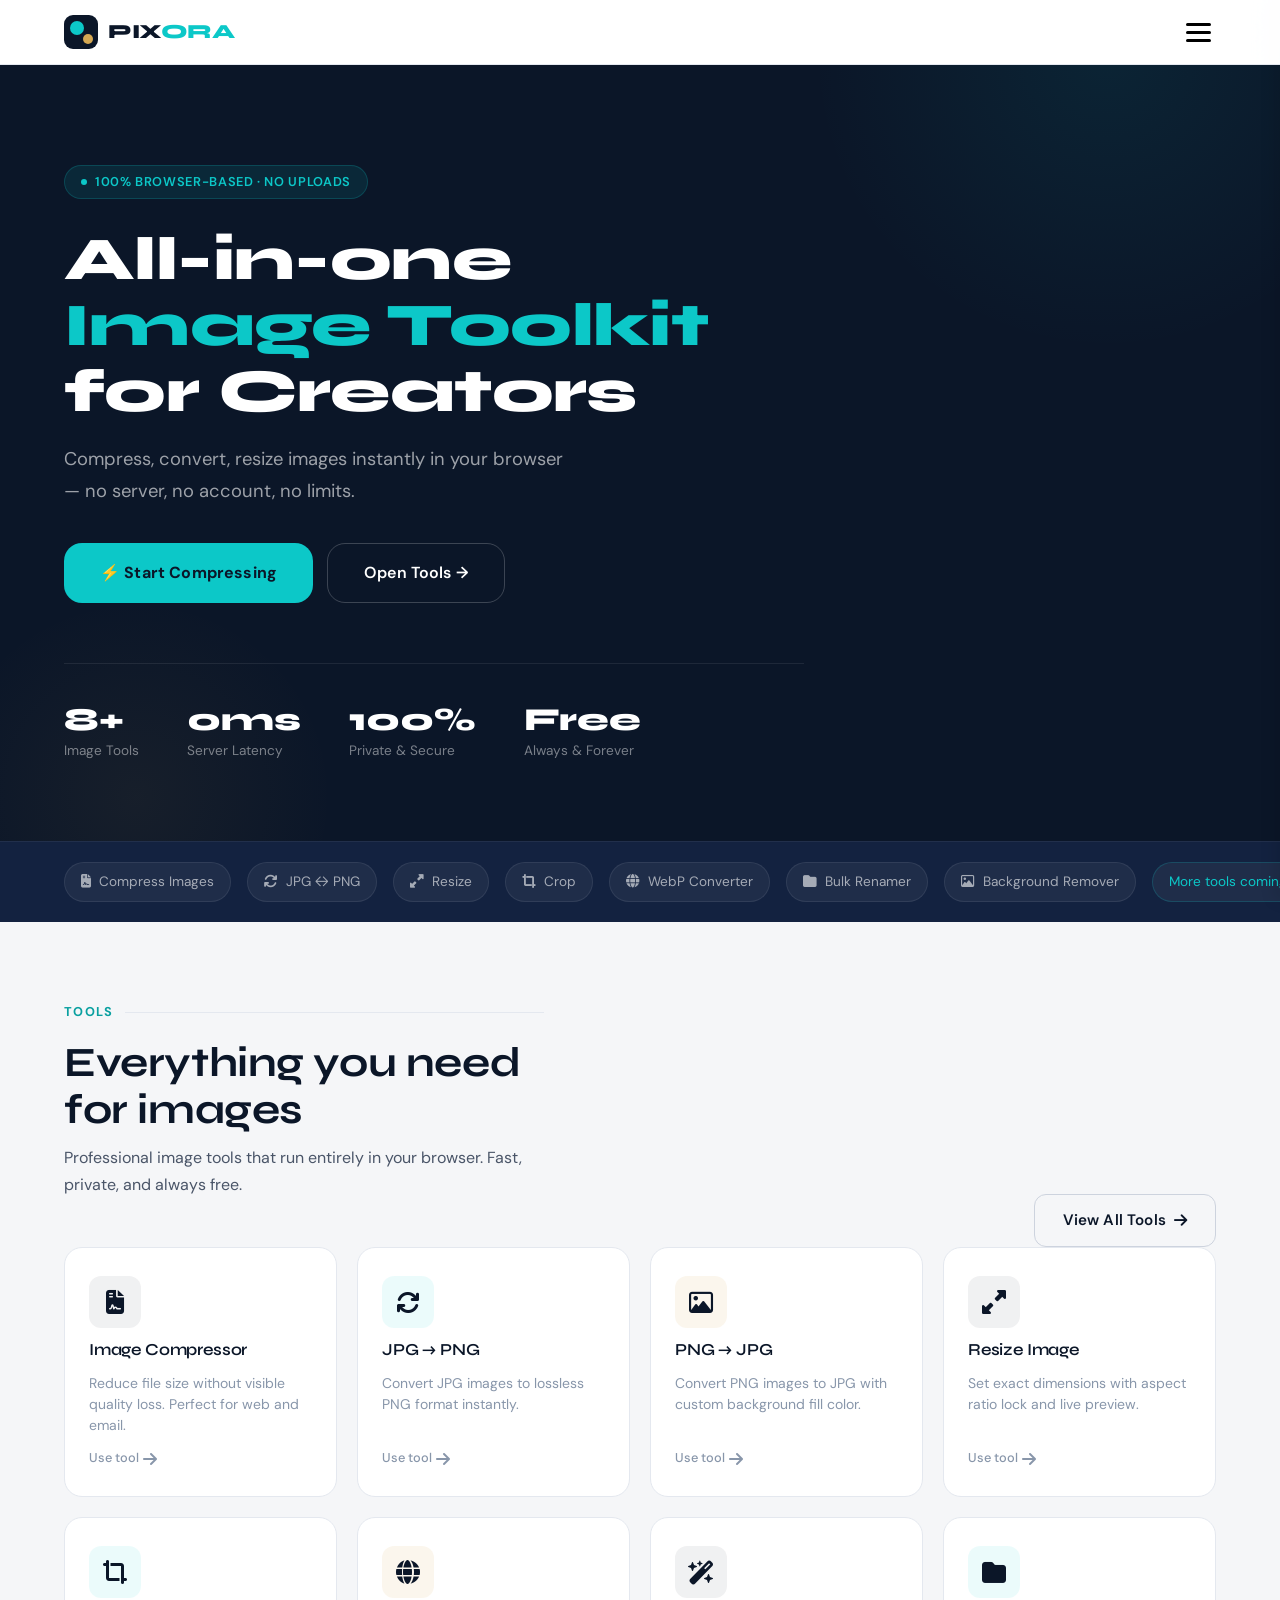
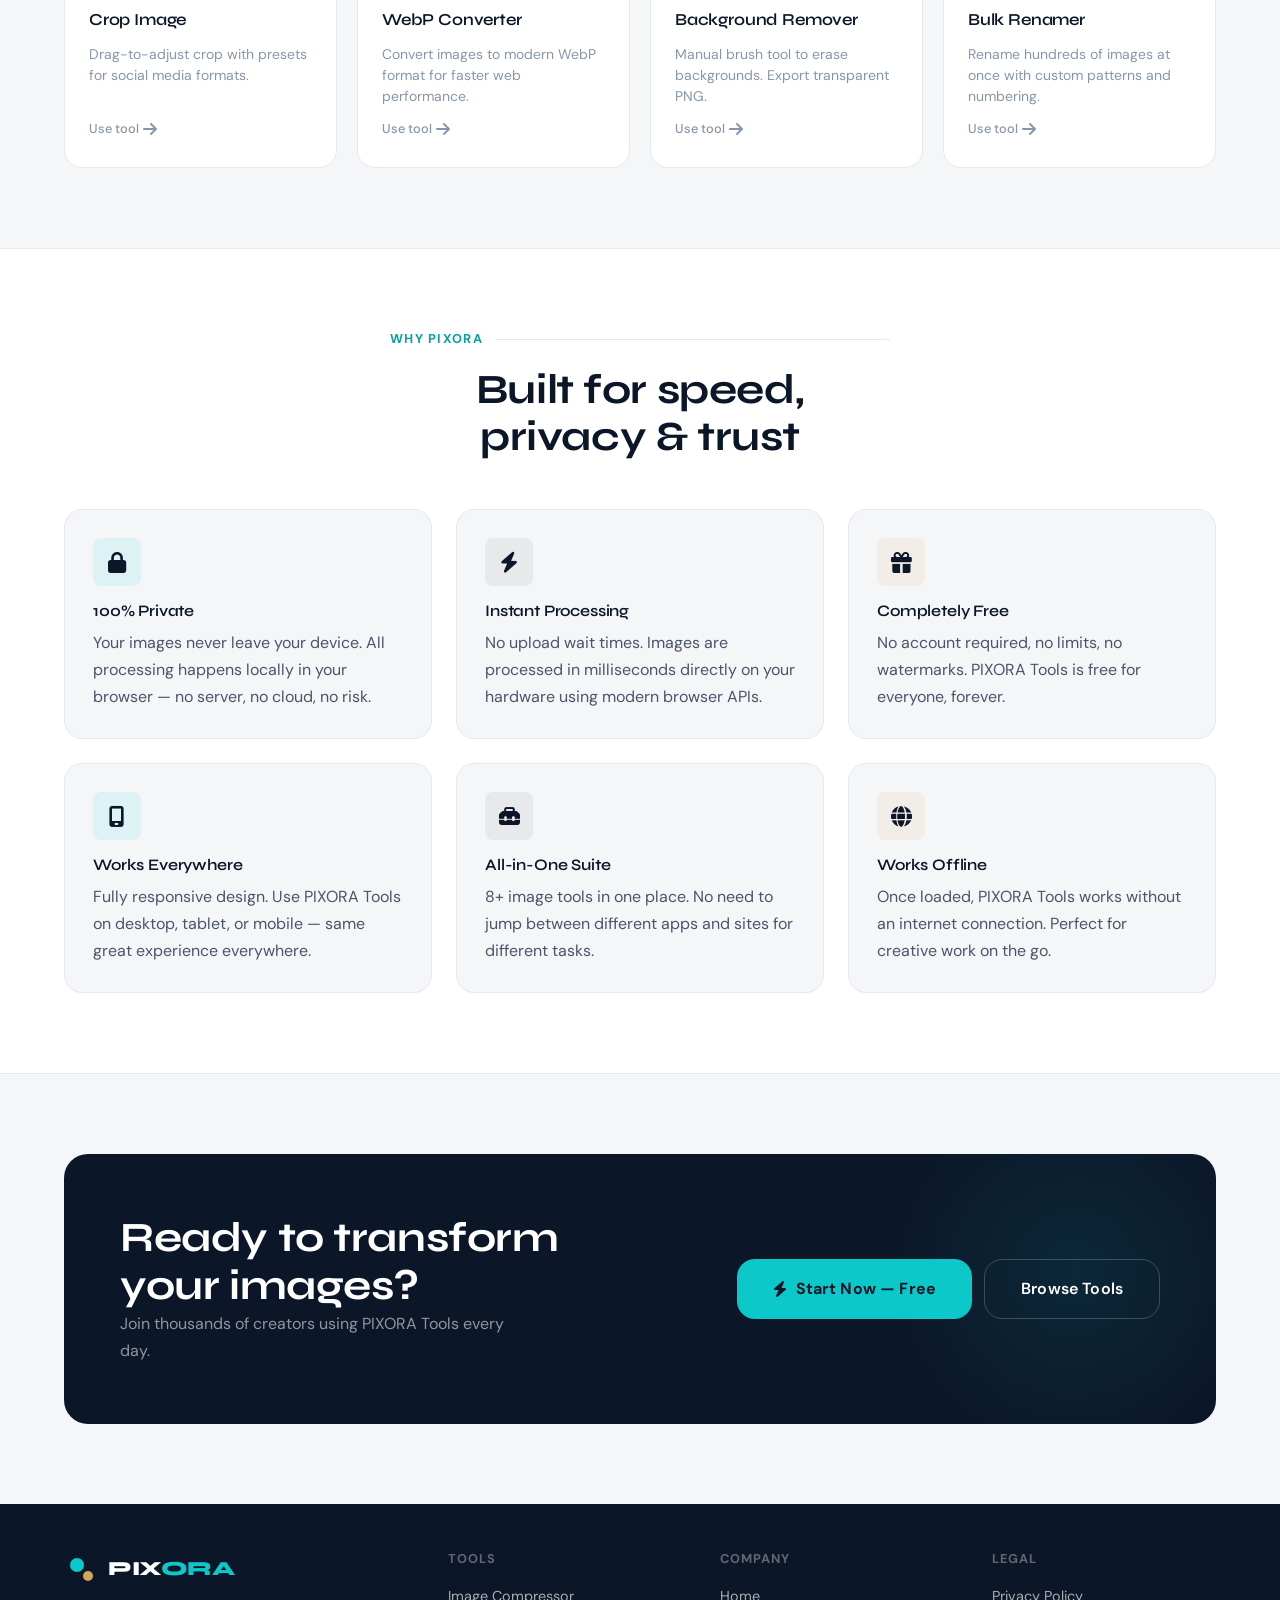
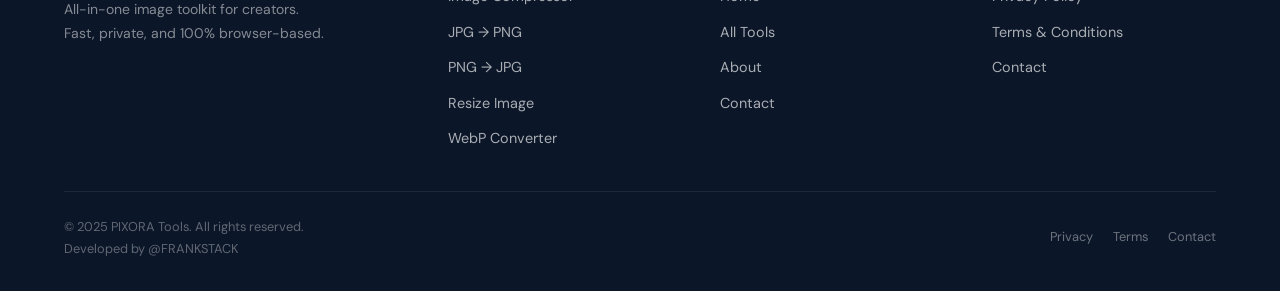
<file: index.html>
<!DOCTYPE html>
<html lang="en">
<head>
  <!-- BASIC META -->
<meta charset="UTF-8" />
<meta name="viewport" content="width=device-width, initial-scale=1.0" />

<title>PIXORA Tools — Free Online Image Editor & All-in-One Image Toolkit</title>

<meta name="description" content="PIXORA Tools is a free, browser-based image toolkit for creators. Compress, crop, resize, convert, and edit images instantly with no uploads, no signup, and full privacy." />

<meta name="keywords" content="free image tools, online image editor, image compressor, crop image online, resize image, jpg to png converter, png to jpg, webp converter, bulk image tools, PIXORA tools, free web tools for creators" />

<meta name="author" content="PIXORA Tools" />

<meta name="robots" content="index, follow" />

<!-- CANONICAL -->
<link rel="canonical" href="https://frankstack1.github.io/PIXORA-Tools/" />
  <!-- Favicon -->
<link rel="icon" href="https://frankstack1.github.io/PIXORA-Tools/pixora.png" type="image/png" />

<!-- OPEN GRAPH (Facebook, WhatsApp, LinkedIn) -->
<meta property="og:type" content="website" />
<meta property="og:title" content="PIXORA Tools — Free All-in-One Image Toolkit" />
<meta property="og:description" content="Compress, crop, resize, and convert images instantly in your browser. Free, fast, and fully private image tools for creators." />
<meta property="og:url" content="https://frankstack1.github.io/PIXORA-Tools/" />
<meta property="og:site_name" content="PIXORA Tools" />
<meta property="og:image" content="https://frankstack1.github.io/PIXORA-Tools/pixora.png" />

<!-- TWITTER CARD -->
<meta name="twitter:card" content="summary_large_image" />
<meta name="twitter:title" content="PIXORA Tools — Free Image Toolkit" />
<meta name="twitter:description" content="All-in-one free image tools for creators. Compress, crop, resize, and convert images instantly in your browser." />
<meta name="twitter:image" content="https://frankstack1.github.io/PIXORA-Tools/pixora.png" />

<!-- BRAND & PERFORMANCE -->
<meta name="theme-color" content="#0CC8C8" />

<link rel="preconnect" href="https://fonts.googleapis.com" />
<link rel="preconnect" href="https://fonts.gstatic.com" crossorigin />


  <link rel="stylesheet" href="style.css" />
  <link rel="stylesheet" href="https://cdnjs.cloudflare.com/ajax/libs/font-awesome/6.5.2/css/all.min.css"/>
  <style>.upload-icon i,
.tool-icon i,
.feature-icon i,
.preview-placeholder .icon i,
.btn i,
.strip-pill i,
.hero-badge i {
  font-size: inherit;
  color: inherit;
}

.arrow i {
  transition: inherit;
}

/* ── Hero ── */
.hero {
  background: var(--navy);
  padding: 100px 0 80px;
  position: relative;
  overflow: hidden;
}

.hero::before {
  content: '';
  position: absolute;
  top: -40%; right: -10%;
  width: 600px; height: 600px;
  border-radius: 50%;
  background: radial-gradient(circle, rgba(12,200,200,0.08) 0%, transparent 70%);
  pointer-events: none;
}

.hero::after {
  content: '';
  position: absolute;
  bottom: -20%; left: -5%;
  width: 400px; height: 400px;
  border-radius: 50%;
  background: radial-gradient(circle, rgba(212,168,83,0.06) 0%, transparent 70%);
  pointer-events: none;
}

.hero-inner {
  position: relative;
  z-index: 1;
  max-width: 740px;
}

.hero-badge {
  display: inline-flex;
  align-items: center;
  gap: 8px;
  background: rgba(12,200,200,0.1);
  border: 1px solid rgba(12,200,200,0.2);
  border-radius: 100px;
  padding: 6px 16px;
  font-size: 0.8rem;
  font-weight: 600;
  color: var(--teal);
  letter-spacing: 0.05em;
  text-transform: uppercase;
  margin-bottom: 28px;
}

.hero-badge .dot {
  width: 6px; height: 6px;
  border-radius: 50%;
  background: var(--teal);
  animation: pulse-ring 1.5s infinite;
}

.hero h1 {
  color: #fff;
  margin-bottom: 20px;
  line-height: 1.08;
}

.hero h1 em {
  font-style: normal;
  color: var(--teal);
}

.hero-sub {
  color: rgba(255,255,255,0.6);
  font-size: 1.15rem;
  max-width: 500px;
  margin-bottom: 36px;
}

.hero-actions {
  display: flex;
  gap: 14px;
  flex-wrap: wrap;
}

.hero-stats {
  margin-top: 60px;
  padding-top: 40px;
  border-top: 1px solid rgba(255,255,255,0.08);
  display: flex;
  gap: 48px;
  flex-wrap: wrap;
}

.hero-stat .value {
  font-family: var(--font-display);
  font-size: 2rem;
  font-weight: 800;
  color: #fff;
  line-height: 1;
  margin-bottom: 4px;
}

.hero-stat .label {
  font-size: 0.85rem;
  color: rgba(255,255,255,0.45);
}

/* ── Preview strip ── */
.preview-strip {
  background: var(--navy-mid);
  border-top: 1px solid rgba(255,255,255,0.06);
  padding: 20px 0;
  overflow: hidden;
  position: relative;
}

.strip-track {
  display: flex;
  gap: 16px;
  align-items: center;
  white-space: nowrap;
  width: max-content;
  animation: slideStrip 28s linear infinite;
}

.strip-track:hover {
  animation-play-state: paused;
}

.strip-pill {
  display: inline-flex;
  align-items: center;
  gap: 8px;
  background: rgba(255,255,255,0.05);
  border: 1px solid rgba(255,255,255,0.08);
  border-radius: 100px;
  padding: 8px 16px;
  font-size: 0.85rem;
  color: rgba(255,255,255,0.6);
  white-space: nowrap;
  flex-shrink: 0;
  transition: all 0.3s ease;
}

.strip-pill:hover {
  border-color: rgba(12,200,200,0.35);
  color: #fff;
  transform: translateY(-2px);
}

/* animation */
@keyframes slideStrip {
  from {
    transform: translateX(0);
  }
  to {
    transform: translateX(-50%);
  }
}

/* ── Tools preview ── */
.tools-preview { padding: 80px 0; }

.section-head {
  margin-bottom: 48px;
}

.section-head h2 { margin-bottom: 10px; }

.section-head p {
  font-size: 1rem;
  max-width: 480px;
}

.section-head-row {
  display: flex;
  align-items: flex-end;
  justify-content: space-between;
  gap: 24px;
  flex-wrap: wrap;
}

/* ── Features ── */
.features { background: var(--bg-card); border-top: 1px solid var(--border); border-bottom: 1px solid var(--border); }

.feature-card {
  background: var(--bg);
  border: 1px solid var(--border);
  transition: all var(--transition);
}

.feature-card:hover {
  background: var(--bg-card);
  border-color: rgba(12,200,200,0.25);
  box-shadow: var(--shadow-md);
}

/* ── CTA Banner ── */
.cta-banner {
  background: var(--navy);
  border-radius: var(--radius-xl);
  padding: 60px 56px;
  display: flex;
  align-items: center;
  justify-content: space-between;
  gap: 40px;
  flex-wrap: wrap;
  position: relative;
  overflow: hidden;
}

.cta-banner::before {
  content: '';
  position: absolute;
  top: -30%; right: -5%;
  width: 400px; height: 400px;
  border-radius: 50%;
  background: radial-gradient(circle, rgba(12,200,200,0.1) 0%, transparent 70%);
  pointer-events: none;
}

.cta-banner h2 { color: #fff; }
.cta-banner p { color: rgba(255,255,255,0.55); max-width: 400px; }

.cta-text { position: relative; z-index: 1; }
.cta-actions { position: relative; z-index: 1; display: flex; gap: 12px; flex-wrap: wrap; }
  </style>
</head>
<body>
  <div id="site-header"></div>

  <main>
    <!-- Hero -->
    <section class="hero">
      <div class="container">
        <div class="hero-inner">
          <div class="hero-badge animate-fade-up">
            <span class="dot"></span>
            100% Browser-Based · No Uploads
          </div>
          <h1 class="animate-fade-up-2">All-in-one<br /><em>Image Toolkit</em><br />for Creators</h1>
          <p class="hero-sub animate-fade-up-3">Compress, convert, resize images instantly in your browser — no server, no account, no limits.</p>
          <div class="hero-actions animate-fade-up-4">
            <a href="compressor.html" class="btn btn-teal btn-lg">⚡ Start Compressing</a>
            <a href="tools.html" class="btn btn-outline btn-lg" style="color:#fff;border-color:rgba(255,255,255,0.2);">Open Tools →</a>
          </div>
          <div class="hero-stats">
            <div class="hero-stat"><div class="value">8+</div><div class="label">Image Tools</div></div>
            <div class="hero-stat"><div class="value">0ms</div><div class="label">Server Latency</div></div>
            <div class="hero-stat"><div class="value">100%</div><div class="label">Private & Secure</div></div>
            <div class="hero-stat"><div class="value">Free</div><div class="label">Always & Forever</div></div>
          </div>
        </div>
      </div>
    </section>

    <div class="preview-strip">
  <div class="container">
    <div class="strip-track">

      <!-- original -->
      <div class="strip-pill"><i class="fa-solid fa-file-contract"></i> Compress Images</div>
      <div class="strip-pill"><i class="fa-solid fa-arrows-rotate"></i> JPG ↔ PNG</div>
      <div class="strip-pill"><i class="fa-solid fa-up-right-and-down-left-from-center"></i> Resize</div>
      <div class="strip-pill"><i class="fa-solid fa-crop-simple"></i> Crop</div>
      <div class="strip-pill"><i class="fa-solid fa-globe"></i> WebP Converter</div>
      <div class="strip-pill"><i class="fa-solid fa-folder"></i> Bulk Renamer</div>
      <div class="strip-pill"><i class="fa-regular fa-image"></i> Background Remover</div>
      <div class="strip-pill" style="color:var(--teal);border-color:rgba(12,200,200,0.2)">
        More tools coming <i class="fa-solid fa-arrow-right"></i>
      </div>

      <!-- duplicate -->
      <div class="strip-pill"><i class="fa-solid fa-file-contract"></i> Compress Images</div>
      <div class="strip-pill"><i class="fa-solid fa-arrows-rotate"></i> JPG ↔ PNG</div>
      <div class="strip-pill"><i class="fa-solid fa-up-right-and-down-left-from-center"></i> Resize</div>
      <div class="strip-pill"><i class="fa-solid fa-crop-simple"></i> Crop</div>
      <div class="strip-pill"><i class="fa-solid fa-globe"></i> WebP Converter</div>
      <div class="strip-pill"><i class="fa-solid fa-folder"></i> Bulk Renamer</div>
      <div class="strip-pill"><i class="fa-regular fa-image"></i> Background Remover</div>
      <div class="strip-pill" style="color:var(--teal);border-color:rgba(12,200,200,0.2)">
        More tools coming <i class="fa-solid fa-arrow-right"></i>
      </div>

    </div>
  </div>
</div>

<!-- Tools Preview Grid -->
<section class="tools-preview">
  <div class="container">
    <div class="section-head-row">
      <div class="section-head">
        <div class="section-label"><span>Tools</span></div>
        <h2>Everything you need<br />for images</h2>
        <p>Professional image tools that run entirely in your browser. Fast, private, and always free.</p>
      </div>
      <a href="tools.html" class="btn btn-outline">View All Tools <i class="fa-solid fa-arrow-right"></i></a>
    </div>

    <div class="tools-grid">
      <a href="compressor.html" class="tool-card reveal">
        <div class="tool-icon" style="background:rgba(11,22,40,0.06)"><i class="fa-solid fa-file-contract"></i></div>
        <h3>Image Compressor</h3>
        <p>Reduce file size without visible quality loss. Perfect for web and email.</p>
        <div class="arrow">Use tool <span><i class="fa-solid fa-arrow-right"></i></span></div>
      </a>
      <a href="jpg-to-png.html" class="tool-card reveal">
        <div class="tool-icon" style="background:rgba(12,200,200,0.08)"><i class="fa-solid fa-arrows-rotate"></i></div>
        <h3>JPG → PNG</h3>
        <p>Convert JPG images to lossless PNG format instantly.</p>
        <div class="arrow">Use tool <span><i class="fa-solid fa-arrow-right"></i></span></div>
      </a>
      <a href="png-to-jpg.html" class="tool-card reveal">
        <div class="tool-icon" style="background:rgba(212,168,83,0.1)"><i class="fa-regular fa-image"></i></div>
        <h3>PNG → JPG</h3>
        <p>Convert PNG images to JPG with custom background fill color.</p>
        <div class="arrow">Use tool <span><i class="fa-solid fa-arrow-right"></i></span></div>
      </a>
      <a href="resize.html" class="tool-card reveal">
        <div class="tool-icon" style="background:rgba(11,22,40,0.06)"><i class="fa-solid fa-up-right-and-down-left-from-center"></i></div>
        <h3>Resize Image</h3>
        <p>Set exact dimensions with aspect ratio lock and live preview.</p>
        <div class="arrow">Use tool <span><i class="fa-solid fa-arrow-right"></i></span></div>
      </a>
      <a href="crop.html" class="tool-card reveal">
        <div class="tool-icon" style="background:rgba(12,200,200,0.08)"><i class="fa-solid fa-crop-simple"></i></div>
        <h3>Crop Image</h3>
        <p>Drag-to-adjust crop with presets for social media formats.</p>
        <div class="arrow">Use tool <span><i class="fa-solid fa-arrow-right"></i></span></div>
      </a>
      <a href="webp.html" class="tool-card reveal">
        <div class="tool-icon" style="background:rgba(212,168,83,0.1)"><i class="fa-solid fa-globe"></i></div>
        <h3>WebP Converter</h3>
        <p>Convert images to modern WebP format for faster web performance.</p>
        <div class="arrow">Use tool <span><i class="fa-solid fa-arrow-right"></i></span></div>
      </a>
      <a href="background-remover.html" class="tool-card reveal">
        <div class="tool-icon" style="background:rgba(11,22,40,0.06)"><i class="fa-solid fa-wand-magic-sparkles"></i></div>
        <h3>Background Remover</h3>
        <p>Manual brush tool to erase backgrounds. Export transparent PNG.</p>
        <div class="arrow">Use tool <span><i class="fa-solid fa-arrow-right"></i></span></div>
      </a>
      <a href="bulk-renamer.html" class="tool-card reveal">
        <div class="tool-icon" style="background:rgba(12,200,200,0.08)"><i class="fa-solid fa-folder"></i></div>
        <h3>Bulk Renamer</h3>
        <p>Rename hundreds of images at once with custom patterns and numbering.</p>
        <div class="arrow">Use tool <span><i class="fa-solid fa-arrow-right"></i></span></div>
      </a>
    </div>
  </div>
</section>

<!-- Features -->
<section class="section features">
  <div class="container">
    <div class="section-head" style="text-align:center;max-width:500px;margin:0 auto 48px">
      <div class="section-label" style="justify-content:center"><span>Why PIXORA</span></div>
      <h2>Built for speed,<br />privacy & trust</h2>
    </div>
    <div class="features-grid">
      <div class="feature-card reveal">
        <div class="feature-icon" style="background:rgba(12,200,200,0.1)"><i class="fa-solid fa-lock"></i></div>
        <h3>100% Private</h3>
        <p>Your images never leave your device. All processing happens locally in your browser — no server, no cloud, no risk.</p>
      </div>
      <div class="feature-card reveal">
        <div class="feature-icon" style="background:rgba(11,22,40,0.06)"><i class="fa-solid fa-bolt"></i></div>
        <h3>Instant Processing</h3>
        <p>No upload wait times. Images are processed in milliseconds directly on your hardware using modern browser APIs.</p>
      </div>
      <div class="feature-card reveal">
        <div class="feature-icon" style="background:rgba(212,168,83,0.1)"><i class="fa-solid fa-gift"></i></div>
        <h3>Completely Free</h3>
        <p>No account required, no limits, no watermarks. PIXORA Tools is free for everyone, forever.</p>
      </div>
      <div class="feature-card reveal">
        <div class="feature-icon" style="background:rgba(12,200,200,0.1)"><i class="fa-solid fa-mobile-screen"></i></div>
        <h3>Works Everywhere</h3>
        <p>Fully responsive design. Use PIXORA Tools on desktop, tablet, or mobile — same great experience everywhere.</p>
      </div>
      <div class="feature-card reveal">
        <div class="feature-icon" style="background:rgba(11,22,40,0.06)"><i class="fa-solid fa-toolbox"></i></div>
        <h3>All-in-One Suite</h3>
        <p>8+ image tools in one place. No need to jump between different apps and sites for different tasks.</p>
      </div>
      <div class="feature-card reveal">
        <div class="feature-icon" style="background:rgba(212,168,83,0.1)"><i class="fa-solid fa-globe"></i></div>
        <h3>Works Offline</h3>
        <p>Once loaded, PIXORA Tools works without an internet connection. Perfect for creative work on the go.</p>
      </div>
    </div>
  </div>
</section>

<!-- CTA Banner -->
<section class="section">
  <div class="container">
    <div class="cta-banner">
      <div class="cta-text">
        <h2>Ready to transform<br />your images?</h2>
        <p>Join thousands of creators using PIXORA Tools every day.</p>
      </div>
      <div class="cta-actions">
        <a href="compressor.html" class="btn btn-teal btn-lg"><i class="fa-solid fa-bolt"></i> Start Now — Free</a>
        <a href="tools.html" class="btn btn-outline btn-lg" style="color:#fff;border-color:rgba(255,255,255,0.2)">Browse Tools</a>
      </div>
    </div>
  </div>
</section>
  </main>

  <div id="site-footer"></div>

  <script src="lock.js"></script>
  <script src="shared-layout.js"></script>
  <script src="main.js"></script>
</body>
</html>
</file>
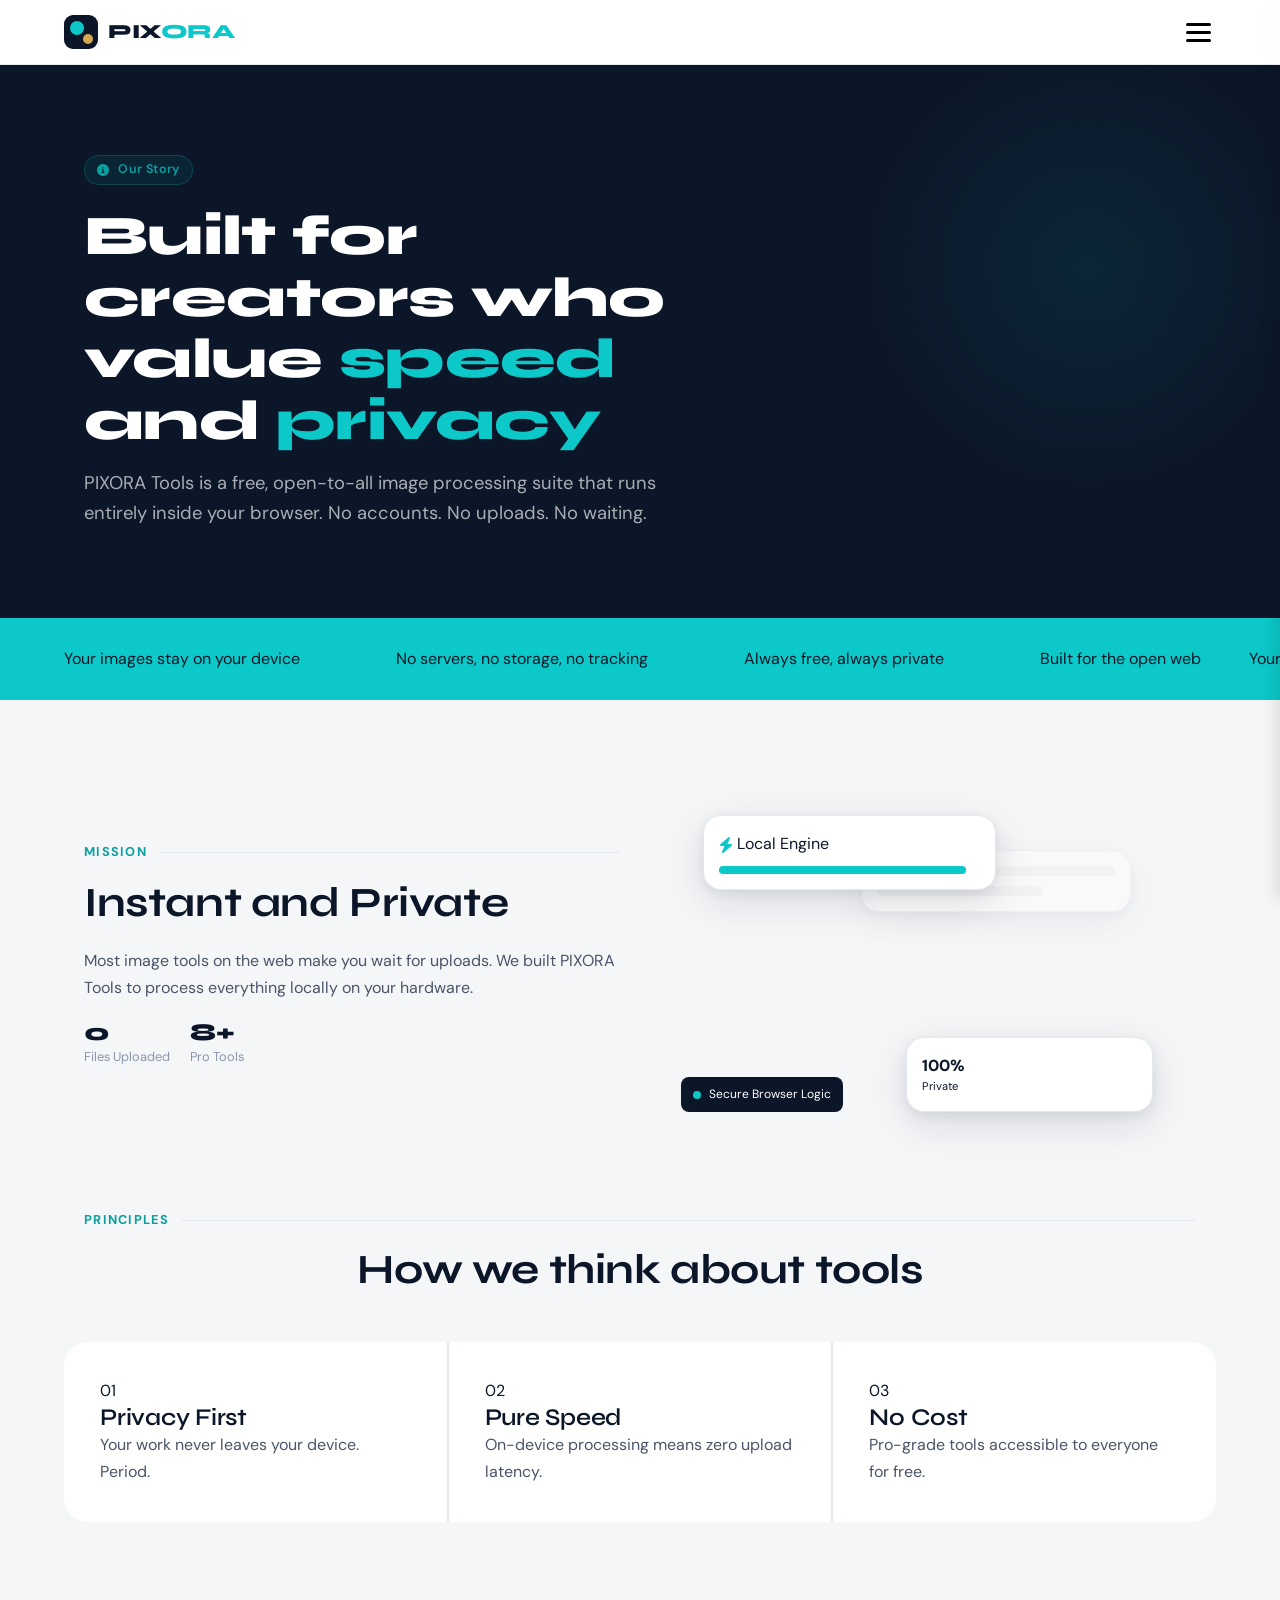
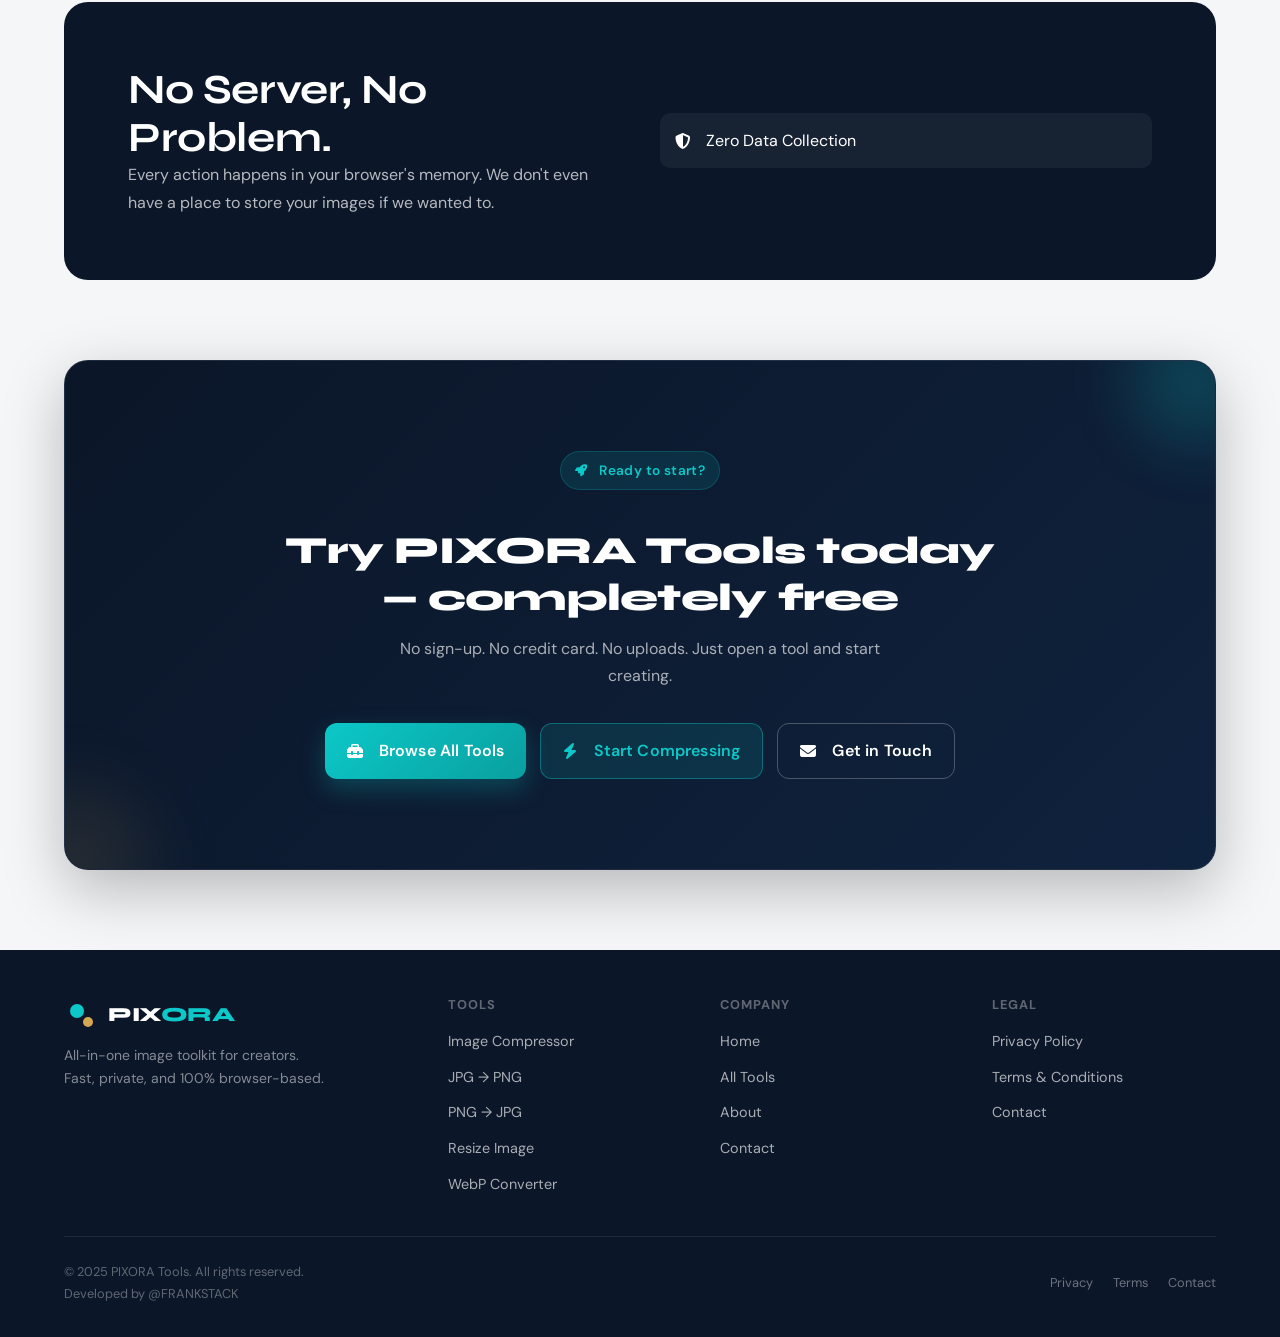
<file: about.html>
<!DOCTYPE html>
<html lang="en">
<head>
  <meta charset="UTF-8" />
<meta name="viewport" content="width=device-width, initial-scale=1.0" />

<!-- Primary SEO -->
<title>About PIXORA Tools | Free Privacy-First Online Image Toolkit</title>
<meta name="title" content="About PIXORA Tools | Free Privacy-First Online Image Toolkit" />
<meta name="description" content="Learn about PIXORA Tools — a fast, privacy-first browser-based image toolkit for creators. Compress, resize, crop, convert, and edit images online for free with zero uploads." />
<meta name="keywords" content="about pixora tools, image tools, free image editor, online image compressor, resize images online, crop images, image converter, browser image tools, privacy-first tools, no upload image editor" />
<meta name="author" content="PIXORA Tools" />
<meta name="robots" content="index, follow, max-image-preview:large, max-snippet:-1, max-video-preview:-1" />
<meta name="language" content="English" />
<meta name="revisit-after" content="7 days" />

<!-- Canonical -->
<link rel="canonical" href="https://frankstack1.github.io/PIXORA-Tools/about.html" />

<!-- Open Graph / Facebook -->
<meta property="og:type" content="website" />
<meta property="og:url" content="https://frankstack1.github.io/PIXORA-Tools/about.html" />
<meta property="og:title" content="About PIXORA Tools | Free Privacy-First Online Image Toolkit" />
<meta property="og:description" content="Discover PIXORA Tools — free browser-based image tools built for speed, privacy, and creators. No uploads, no tracking, no accounts." />
<meta property="og:image" content="https://frankstack1.github.io/PIXORA-Tools/pixora.png" />
<meta property="og:site_name" content="PIXORA Tools" />
<meta property="og:locale" content="en_US" />

<!-- Twitter -->
<meta name="twitter:card" content="summary_large_image" />
<meta name="twitter:url" content="https://frankstack1.github.io/PIXORA-Tools/about.html" />
<meta name="twitter:title" content="About PIXORA Tools | Free Privacy-First Online Image Toolkit" />
<meta name="twitter:description" content="Learn how PIXORA Tools helps creators edit images online for free with 100% browser-based privacy-first tools." />
<meta name="twitter:image" content="https://frankstack1.github.io/PIXORA-Tools/pixora.png" />

<!-- Theme -->
<meta name="theme-color" content="#0B1628" />

<!-- Favicon -->
<link rel="icon" href="https://frankstack1.github.io/PIXORA-Tools/pixora.png" type="image/png" />

<!-- Schema.org JSON-LD -->
<script type="application/ld+json">
{
  "@context": "https://schema.org",
  "@type": "AboutPage",
  "name": "About PIXORA Tools",
  "url": "https://frankstack1.github.io/PIXORA-Tools/about.html",
  "description": "Learn about PIXORA Tools, a privacy-first browser-based image toolkit for creators with free tools like compression, cropping, resizing, conversion, and background removal.",
  "publisher": {
    "@type": "Organization",
    "name": "PIXORA Tools",
    "url": "https://frankstack1.github.io/PIXORA-Tools/"
  }
}
</script>


  <meta name="description" content="PIXORA Tools is a free, privacy-first image toolkit built for creators. All processing happens in your browser — no uploads, no tracking." />
  <link rel="stylesheet" href="https://cdnjs.cloudflare.com/ajax/libs/font-awesome/6.5.0/css/all.min.css">
  <link rel="stylesheet" href="style.css" />
  <style>
    /* ── RESET & GLOBAL RESPONSIVENESS ── */
    * {
      box-sizing: border-box;
      word-wrap: break-word;
    }

    html, body {
      max-width: 100%;
      overflow-x: hidden; /* Prevent horizontal scroll */
      margin: 0;
      padding: 0;
    }

    img, svg, video {
      max-width: 100%;
      height: auto;
    }

    /* ── Font Awesome Refactoring ── */
    .fa-solid, .fa-regular, .fa-brands {
      font-size: inherit;
      display: inline-flex;
      align-items: center;
      justify-content: center;
    }

    /* ── Page Hero ── */
    .about-hero {
      background: var(--navy);
      padding: clamp(60px, 10vh, 100px) 0;
      position: relative;
      overflow: hidden;
    }

    .about-hero::before, .about-hero::after {
      content: '';
      position: absolute;
      border-radius: 50%;
      pointer-events: none;
      z-index: 0;
    }

    .about-hero::before {
      top: -10%; right: -5%;
      width: clamp(300px, 40vw, 560px); 
      height: clamp(300px, 40vw, 560px);
      background: radial-gradient(circle, rgba(12,200,200,0.09) 0%, transparent 65%);
    }

    .about-hero-inner {
      position: relative;
      z-index: 1;
      max-width: 640px;
      padding: 0 20px;
    }

    .about-hero h1 { 
        color: #fff; 
        margin-bottom: 18px; 
        font-size: clamp(2rem, 5vw, 3.5rem);
        line-height: 1.1;
    }
    .about-hero h1 em { font-style: normal; color: var(--teal); }

    .about-hero .lead {
      font-size: clamp(1rem, 2vw, 1.15rem);
      color: rgba(255,255,255,0.65);
      line-height: 1.6;
    }

    /* ── Manifesto Strip ── */
    .manifesto-strip {
  background: var(--teal);
  padding: 28px 0;
  overflow: hidden;
  position: relative;
}

.manifesto-text {
  display: flex;
  gap: 48px;
  white-space: nowrap;
  animation: scrollText 20s linear infinite;
  width: max-content;
}

@keyframes scrollText {
  0% {
    transform: translateX(100%);
  }
  100% {
    transform: translateX(-100%);
  }
}

.manifesto-strip:hover .manifesto-text {
  animation-play-state: paused;
}

    /* ── Mission Section ── */
    .mission-layout {
      display: grid;
      grid-template-columns: 1fr 1fr;
      gap: 40px;
      align-items: center;
      padding: 0 20px;
    }

    .mission-visual {
      position: relative;
      width: 100%;
      display: flex;
      justify-content: center;
    }

    .visual-stack {
      position: relative;
      width: 100%;
      max-width: 450px;
      height: 350px;
    }

    .vis-card {
      background: var(--bg-card);
      border: 1px solid var(--border);
      border-radius: var(--radius-lg);
      box-shadow: var(--shadow-lg);
      padding: 15px;
    }

    /* Relative positioning for cards so they scale within the container */
    .vis-card-main {
      position: absolute;
      width: 65%;
      top: 10%; left: 0;
      z-index: 3;
    }

    .vis-card-secondary {
      position: absolute;
      width: 55%;
      bottom: 5%; right: 0;
      z-index: 4;
    }

    .vis-card-bg {
      position: absolute;
      width: 60%;
      top: 20%; right: 5%;
      z-index: 1;
      opacity: 0.4;
    }

    .vis-badge-float {
      position: absolute;
      bottom: 5%; left: -5%;
      z-index: 10;
      background: var(--navy);
      color: #fff;
      padding: 8px 12px;
      border-radius: 8px;
      font-size: 0.75rem;
      display: flex;
      align-items: center;
      gap: 8px;
    }

    /* ── Grids ── */
    .principles-grid {
      display: grid;
      grid-template-columns: repeat(3, 1fr);
      gap: 2px;
      background: var(--border);
      border-radius: var(--radius-xl);
      overflow: hidden;
    }

    .principle-cell {
      background: var(--bg-card);
      padding: clamp(20px, 4vw, 36px);
    }

    .privacy-promise {
      background: var(--navy);
      border-radius: var(--radius-xl);
      padding: clamp(30px, 5vw, 64px);
      display: grid;
      grid-template-columns: 1fr 1fr;
      gap: 40px;
      align-items: center;
      overflow: hidden;
    }

    .tools-mini-grid {
      display: grid;
      grid-template-columns: repeat(auto-fill, minmax(140px, 1fr));
      gap: 15px;
    }

    /* ── Tech Section Grid Fix ── */
    .tech-grid-layout {
        display: grid;
        grid-template-columns: 1fr 1fr;
        gap: 40px;
        align-items: center;
    }

    /* ── Breakpoints ── */

    /* Tablet (1024px) */
    @media (max-width: 1024px) {
      .mission-layout, 
      .privacy-promise,
      .tech-grid-layout {
        grid-template-columns: 1fr;
        gap: 60px;
      }
      
      .principles-grid {
        grid-template-columns: repeat(2, 1fr);
      }
    }

    /* Mobile Landscape (768px) */
    @media (max-width: 768px) {
      .principles-grid {
        grid-template-columns: 1fr;
      }
      
      .about-hero {
        text-align: center;
      }
      
      .about-hero-inner {
        margin: 0 auto;
      }
      
      .cta-actions {
        flex-direction: column;
      }
      
      .cta-actions .btn {
        width: 100%;
      }

      .visual-stack {
          height: 300px;
      }
    }

    /* Mobile Portrait (480px) */
    @media (max-width: 480px) {
      .section { padding: 40px 0; }
      
      .tools-mini-grid {
        grid-template-columns: 1fr 1fr; /* Maintain 2 columns for icons */
      }

      .privacy-promise {
          padding: 30px 20px;
      }

      .promise-item {
          padding: 12px;
      }

      .vis-badge-float {
          left: 5%;
      }
      
      .manifesto-text {
          white-space: normal;
          gap: 12px;
      }
    }
  </style>
</head>
<body>
  <div id="site-header"></div>

  <main>
    <section class="about-hero">
      <div class="container">
        <div class="about-hero-inner">
          <div class="badge badge-teal animate-fade-up" style="margin-bottom:20px">
            <i class="fa-solid fa-circle-info"></i> Our Story
          </div>
          <h1 class="animate-fade-up-2">
            Built for creators who value <em>speed</em> and <em>privacy</em>
          </h1>
          <p class="lead animate-fade-up-3">
            PIXORA Tools is a free, open-to-all image processing suite that runs entirely inside your browser. No accounts. No uploads. No waiting.
          </p>
        </div>
      </div>
    </section>

    <div class="manifesto-strip">
  <div class="container">
    <div class="manifesto-text">
      <span>Your images stay on your device</span>
      <span class="manifesto-dot"></span>
      <span>No servers, no storage, no tracking</span>
      <span class="manifesto-dot"></span>
      <span>Always free, always private</span>
      <span class="manifesto-dot"></span>
      <span>Built for the open web</span>

      <!-- duplicate for smooth loop -->
      <span>Your images stay on your device</span>
      <span class="manifesto-dot"></span>
      <span>No servers, no storage, no tracking</span>
      <span class="manifesto-dot"></span>
      <span>Always free, always private</span>
      <span class="manifesto-dot"></span>
      <span>Built for the open web</span>
    </div>
  </div>
</div>

    <section class="section">
      <div class="container">
        <div class="mission-layout">
          <div>
            <div class="section-label"><span>Mission</span></div>
            <h2 style="margin-bottom:20px">Instant and Private</h2>
            <p style="margin-bottom:20px">
              Most image tools on the web make you wait for uploads. We built PIXORA Tools to process everything locally on your hardware.
            </p>
            <div class="stats-row" style="display: flex; gap: 20px; flex-wrap: wrap;">
              <div class="stat-item">
                <div class="stat-value" style="font-size: 1.5rem; font-weight: 800; color: var(--navy);">0</div>
                <div class="stat-label" style="font-size: 0.8rem;">Files Uploaded</div>
              </div>
              <div class="stat-item">
                <div class="stat-value" style="font-size: 1.5rem; font-weight: 800; color: var(--navy);">8+</div>
                <div class="stat-label" style="font-size: 0.8rem;">Pro Tools</div>
              </div>
            </div>
          </div>

          <div class="mission-visual">
            <div class="visual-stack">
              <div class="vis-card vis-card-bg">
                <div style="height:10px; background:#eee; border-radius:5px; width:100%; margin-bottom:10px"></div>
                <div style="height:10px; background:#eee; border-radius:5px; width:70%"></div>
              </div>
              <div class="vis-card vis-card-main">
                <div class="vis-title"><i class="fa-solid fa-bolt" style="color:var(--teal)"></i> Local Engine</div>
                <div style="height:8px; background:var(--teal); border-radius:5px; width:95%; margin-top:10px"></div>
              </div>
              <div class="vis-card vis-card-secondary">
                  <div class="vis-stat-box">
                    <div style="font-weight:800">100%</div>
                    <div style="font-size:0.7rem">Private</div>
                  </div>
              </div>
              <div class="vis-badge-float">
                <span style="width:8px; height:8px; background:var(--teal); border-radius:50%"></span>
                Secure Browser Logic
              </div>
            </div>
          </div>
        </div>
      </div>
    </section>

    <section class="section" style="padding-top:0">
      <div class="container">
        <div style="text-align:center;margin-bottom:48px; padding: 0 20px;">
          <div class="section-label" style="justify-content:center"><span>Principles</span></div>
          <h2>How we think about tools</h2>
        </div>
        <div class="principles-grid">
          <div class="principle-cell">
            <div class="principle-num">01</div>
            <h3>Privacy First</h3>
            <p>Your work never leaves your device. Period.</p>
          </div>
          <div class="principle-cell">
            <div class="principle-num">02</div>
            <h3>Pure Speed</h3>
            <p>On-device processing means zero upload latency.</p>
          </div>
          <div class="principle-cell">
            <div class="principle-num">03</div>
            <h3>No Cost</h3>
            <p>Pro-grade tools accessible to everyone for free.</p>
          </div>
        </div>
      </div>
    </section>

    <section class="section" style="padding-top:0">
        <div class="container">
          <div class="privacy-promise">
            <div class="pp-left">
              <h2 style="color:#fff">No Server, No Problem.</h2>
              <p style="color:rgba(255,255,255,0.7)">Every action happens in your browser's memory. We don't even have a place to store your images if we wanted to.</p>
            </div>
            <div class="pp-right">
              <div class="promise-list">
                <div class="promise-item" style="background:rgba(255,255,255,0.05); padding:15px; border-radius:10px; display:flex; gap:15px; align-items:center; color:#fff;">
                  <i class="fa-solid fa-shield-halved"></i>
                  <span>Zero Data Collection</span>
                </div>
              </div>
            </div>
          </div>
        </div>
    </section>

     <!-- ══ Final CTA ══════════════════════════ -->
    <section class="section" style="padding-top:0">
      <div class="container">
        <div class="about-cta reveal">
          <div class="badge badge-teal" style="margin-bottom:20px;display:inline-flex"><i class="fa-solid fa-rocket"></i> Ready to start?</div>
          <h2>Try PIXORA Tools today<br />— completely free</h2>
          <p>No sign-up. No credit card. No uploads. Just open a tool and start creating.</p>
          <div class="cta-actions">
            <a href="tools.html" class="btn btn-primary btn-lg"><i class="fa-solid fa-toolbox" style="margin-right:8px"></i> Browse All Tools</a>
            <a href="compressor.html" class="btn btn-teal btn-lg"><i class="fa-solid fa-bolt" style="margin-right:8px"></i> Start Compressing</a>
            <a href="contact.html" class="btn btn-outline btn-lg"><i class="fa-solid fa-envelope" style="margin-right:8px"></i> Get in Touch</a>
          </div>
        </div>
      </div>
    </section>
  </main>

  <style>
    /* ══ FINAL CTA SECTION ═════════════════════ */

.about-cta {
  text-align: center;
  padding: 90px 40px;
  background: linear-gradient(135deg, #0b1628 0%, #0f223d 100%);
  border: 1px solid rgba(255, 255, 255, 0.08);
  border-radius: 24px;
  position: relative;
  overflow: hidden;
  box-shadow: 0 20px 60px rgba(0, 0, 0, 0.25);
}

/* subtle glow effect */
.about-cta::before {
  content: "";
  position: absolute;
  top: -80px;
  right: -80px;
  width: 200px;
  height: 200px;
  background: radial-gradient(circle, rgba(12, 200, 200, 0.25), transparent 70%);
  filter: blur(20px);
}

.about-cta::after {
  content: "";
  position: absolute;
  bottom: -100px;
  left: -100px;
  width: 220px;
  height: 220px;
  background: radial-gradient(circle, rgba(212, 168, 83, 0.15), transparent 70%);
  filter: blur(25px);
}

.about-cta .badge {
  font-size: 0.85rem;
  padding: 8px 14px;
  border-radius: 999px;
  font-weight: 600;
  background: rgba(12, 200, 200, 0.12);
  color: #0cc8c8;
  display: inline-flex;
  align-items: center;
  gap: 8px;
  backdrop-filter: blur(10px);
}

.about-cta h2 {
  font-size: clamp(1.8rem, 3vw, 2.6rem);
  color: #ffffff;
  font-weight: 800;
  margin: 18px 0 14px;
  line-height: 1.2;
  letter-spacing: -0.02em;
}

.about-cta p {
  max-width: 520px;
  margin: 0 auto 34px;
  color: rgba(255, 255, 255, 0.65);
  font-size: 1rem;
  line-height: 1.7;
}

/* CTA buttons layout */
.cta-actions {
  display: flex;
  justify-content: center;
  gap: 14px;
  flex-wrap: wrap;
}

/* button enhancements (if not already defined globally) */
.cta-actions a {
  text-decoration: none;
  transition: all 0.25s ease;
}

/* hover effects */
.cta-actions a:hover {
  transform: translateY(-3px);
  filter: brightness(1.1);
}

/* PRIMARY BUTTON */
.btn-primary.btn-lg {
  background: linear-gradient(135deg, #0cc8c8, #0a9f9f);
  color: #fff;
  border: none;
  padding: 14px 22px;
  border-radius: 12px;
  font-weight: 600;
  box-shadow: 0 10px 25px rgba(12, 200, 200, 0.25);
}

/* TEAL BUTTON */
.btn-teal.btn-lg {
  background: rgba(12, 200, 200, 0.12);
  color: #0cc8c8;
  border: 1px solid rgba(12, 200, 200, 0.4);
  padding: 14px 22px;
  border-radius: 12px;
  font-weight: 600;
}

/* OUTLINE BUTTON */
.btn-outline.btn-lg {
  background: transparent;
  color: #fff;
  border: 1px solid rgba(255, 255, 255, 0.25);
  padding: 14px 22px;
  border-radius: 12px;
  font-weight: 600;
}

/* MOBILE RESPONSIVE */
@media (max-width: 768px) {
  .about-cta {
    padding: 60px 20px;
    border-radius: 18px;
  }

  .cta-actions {
    flex-direction: column;
    gap: 12px;
  }

  .cta-actions a {
    width: 100%;
    text-align: center;
  }
}
  </style>

  <div id="site-footer"></div>
  <script src="lock.js"></script>
  <script src="shared-layout.js"></script>
  <script src="main.js"></script>
</body>
</html>
</file>
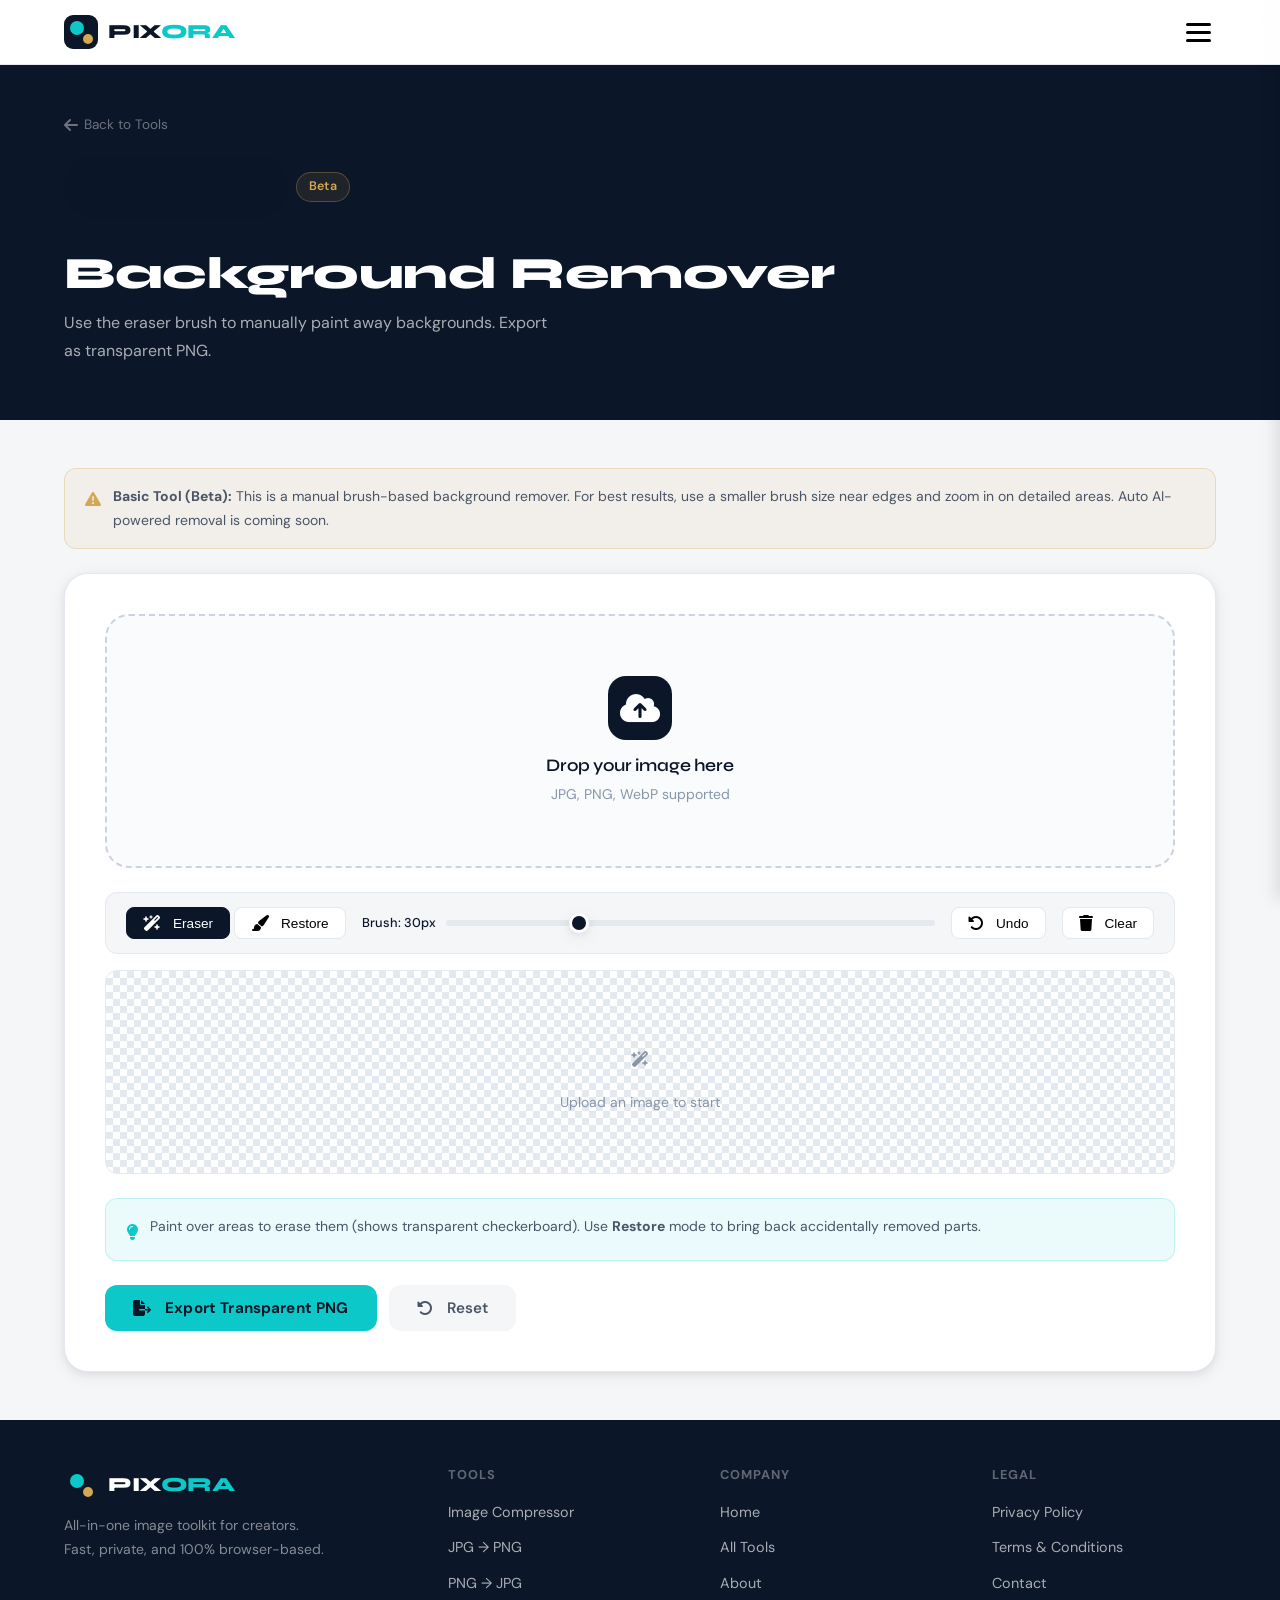
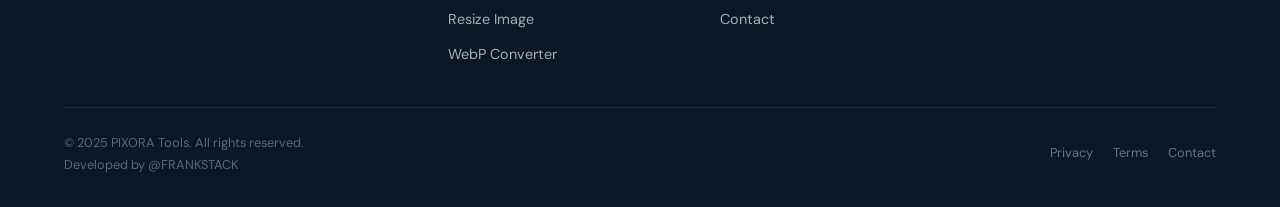
<file: background-remover.html>
<!DOCTYPE html>
<html lang="en">
<head>
  <!-- BASIC META -->
<meta charset="UTF-8" />
<meta name="viewport" content="width=device-width, initial-scale=1.0" />

<title>Background Remover — Remove Image Background Instantly | PIXORA Tools</title>

<meta name="description" content="Remove image backgrounds instantly and for free with PIXORA Tools. 100% browser-based, no uploads, no signup, and completely private background remover tool." />

<meta name="keywords" content="background remover, remove background from image, free background remover, online image tool, PNG background remover, photo editor, PIXORA tools" />

<meta name="author" content="PIXORA Tools" />
<meta name="robots" content="index, follow" />

<!-- CANONICAL URL (IMPORTANT FOR SEO) -->
<link rel="canonical" href="https://frankstack1.github.io/PIXORA-Tools/background-remover.html" />
  <!-- Favicon -->
<link rel="icon" href="https://frankstack1.github.io/PIXORA-Tools/pixora.png" type="image/png" />

<!-- OPEN GRAPH (for Facebook, WhatsApp, LinkedIn) -->
<meta property="og:type" content="website" />
<meta property="og:title" content="Background Remover — PIXORA Tools" />
<meta property="og:description" content="Remove image backgrounds instantly in your browser. No uploads, no tracking, completely free." />
<meta property="og:url" content="https://frankstack1.github.io/PIXORA-Tools/background-remover.html" />
<meta property="og:site_name" content="PIXORA Tools" />
<meta property="og:image" content="https://frankstack1.github.io/PIXORA-Tools/pixora.png" />

<!-- TWITTER CARD -->
<meta name="twitter:card" content="summary_large_image" />
<meta name="twitter:title" content="Background Remover — PIXORA Tools" />
<meta name="twitter:description" content="Remove image backgrounds instantly, directly in your browser. Free and private tool." />
<meta name="twitter:image" content="https://frankstack1.github.io/PIXORA-Tools/pixora.png" />

<!-- THEME COLOR (nice UX boost on mobile browsers) -->
<meta name="theme-color" content="#0CC8C8" />
  <!-- Font Awesome CDN -->
  <link rel="stylesheet" href="https://cdnjs.cloudflare.com/ajax/libs/font-awesome/6.5.2/css/all.min.css">
  <link rel="stylesheet" href="style.css" />
  <style>
    .brush-toolbar {
      display: flex;
      align-items: center;
      gap: 16px;
      flex-wrap: wrap;
      padding: 14px 20px;
      background: var(--bg);
      border: 1px solid var(--border);
      border-radius: var(--radius-md);
      margin-bottom: 16px;
    }

    .brush-mode {
      display: flex;
      gap: 4px;
    }

    .mode-btn {
      padding: 7px 16px;
      border-radius: var(--radius-sm);
      border: 1px solid var(--border);
      background: #fff;
      font-size: 0.85rem;
      font-weight: 500;
      cursor: pointer;
      transition: all var(--transition);
      display: flex;
      align-items: center;
      gap: 6px;
    }

    .mode-btn.active {
      background: var(--navy);
      color: #fff;
      border-color: var(--navy);
    }

    .brush-size-row {
      display: flex;
      align-items: center;
      gap: 10px;
      flex: 1;
      min-width: 160px;
    }

    canvas {
      display: block;
      border-radius: var(--radius-md);
      cursor: crosshair;
      background: repeating-conic-gradient(#E4E8EF 0% 25%, #fff 0% 50%) 0 0 / 14px 14px;
      max-width: 100%;
    }

    .beta-notice {
      background: rgba(212,168,83,0.08);
      border: 1px solid rgba(212,168,83,0.3);
      border-radius: var(--radius-md);
      padding: 16px 20px;
      margin-bottom: 24px;
      display: flex;
      gap: 12px;
    }

    .beta-notice p { font-size: 0.875rem; color: var(--text-secondary); margin: 0; }

    /* Font Awesome Custom Styling */
    .tool-icon,
    .upload-icon i,
    .info-box .icon i,
    .mode-btn i,
    .btn i,
    .beta-notice i {
      font-size: 1rem;
      vertical-align: middle;
    }

    .upload-icon i {
      font-size: 2rem;
    }

    .mode-btn i,
    .btn i {
      margin-right: 6px;
    }

    .beta-notice i {
      color: #d4a853;
    }

    .info-box .icon i {
      color: var(--teal);
    }
  </style>
</head>
<body>
  <div id="site-header"></div>
  <main>
    <div class="tool-page-header">
      <div class="container">
        <a href="tools.html" style="display:inline-flex;align-items:center;gap:6px;color:rgba(255,255,255,0.4);font-size:0.85rem;margin-bottom:20px;transition:color 0.2s" onmouseover="this.style.color='rgba(255,255,255,0.7)'" onmouseout="this.style.color='rgba(255,255,255,0.4)'"><i class="fa-solid fa-arrow-left"></i> Back to Tools</a>
        <div style="display:flex;gap:8px;align-items:center;margin-bottom:14px">
          <div class="badge badge-navy"><i class="fa-solid fa-wand-magic-sparkles tool-icon"></i> Background Remover</div>
          <div class="badge badge-beta">Beta</div>
        </div>
        <h1>Background Remover</h1>
        <p>Use the eraser brush to manually paint away backgrounds. Export as transparent PNG.</p>
      </div>
    </div>

    <div class="tool-page-body">
      <div class="container">
        <!-- Beta Notice -->
        <div class="beta-notice">
          <span style="flex-shrink:0"><i class="fa-solid fa-triangle-exclamation"></i></span>
          <p><strong>Basic Tool (Beta):</strong> This is a manual brush-based background remover. For best results, use a smaller brush size near edges and zoom in on detailed areas. Auto AI-powered removal is coming soon.</p>
        </div>

        <div class="tool-workspace">
          <div class="upload-zone" id="upload-zone" style="margin-bottom:24px">
            <input type="file" accept="image/*" />
            <div class="upload-icon"><i class="fa-solid fa-cloud-arrow-up"></i></div>
            <h3>Drop your image here</h3>
            <p>JPG, PNG, WebP supported</p>
          </div>

          <!-- Toolbar -->
          <div class="brush-toolbar">
            <div class="brush-mode">
              <button class="mode-btn active" id="eraser-btn" onclick="setMode('eraser',this)"><i class="fa-solid fa-wand-magic-sparkles"></i> Eraser</button>
              <button class="mode-btn" id="restore-btn" onclick="setMode('restore',this)"><i class="fa-solid fa-paintbrush"></i> Restore</button>
            </div>
            <div class="brush-size-row">
              <span style="font-size:0.8rem;font-weight:500;white-space:nowrap">Brush: <span id="brush-size-val">30</span>px</span>
              <input type="range" id="brush-size" min="5" max="100" value="30" style="flex:1" />
            </div>
            <button class="mode-btn" onclick="undoLast()"><i class="fa-solid fa-rotate-left"></i> Undo</button>
            <button class="mode-btn" onclick="clearCanvas()"><i class="fa-solid fa-trash"></i> Clear</button>
          </div>

          <!-- Canvas -->
          <div style="text-align:center;margin-bottom:24px;overflow:auto">
            <div class="preview-placeholder" id="ph" style="padding:60px 0;background:repeating-conic-gradient(#E4E8EF 0% 25%, #fff 0% 50%) 0 0 / 14px 14px;border-radius:var(--radius-md);border:1px solid var(--border)">
              <div style="font-size:2rem;margin-bottom:8px"><i class="fa-solid fa-wand-magic-sparkles"></i></div>
              Upload an image to start
            </div>
            <canvas id="main-canvas" style="display:none"></canvas>
          </div>

          <div class="info-box" style="margin-bottom:24px">
            <span class="icon"><i class="fa-solid fa-lightbulb"></i></span>
            <p>Paint over areas to erase them (shows transparent checkerboard). Use <strong>Restore</strong> mode to bring back accidentally removed parts.</p>
          </div>

          <div style="display:flex;gap:12px;flex-wrap:wrap">
            <button class="btn btn-teal" onclick="exportPng()"><i class="fa-solid fa-file-export"></i> Export Transparent PNG</button>
            <a class="btn btn-primary" id="dl-btn" style="display:none" download="no-bg.png"><i class="fa-solid fa-download"></i> Download PNG</a>
            <button class="btn btn-ghost" onclick="resetTool()"><i class="fa-solid fa-rotate-left"></i> Reset</button>
          </div>
        </div>
      </div>
    </div>
  </main>
  <div id="site-footer"></div>
  <script src="lock.js"></script>
  <script src="shared-layout.js"></script>
  <script src="main.js"></script>
  <script>
    const zone = document.getElementById('upload-zone');
    const fileInput = zone.querySelector('input[type="file"]');
    const canvas = document.getElementById('main-canvas');
    const ctx = canvas.getContext('2d');
    let mode = 'eraser';
    let isPainting = false;
    let history = [];
    let origImg = null;

    document.getElementById('brush-size').addEventListener('input', e => {
      document.getElementById('brush-size-val').textContent = e.target.value;
    });

    function setMode(m, btn) {
      mode = m;
      document.querySelectorAll('.mode-btn').forEach(b => b.classList.remove('active'));
      btn.classList.add('active');
    }

    function loadFile(file) {
      const reader = new FileReader();
      reader.onload = e => {
        const img = new Image();
        img.onload = () => {
          origImg = img;
          const maxW = Math.min(img.naturalWidth, 800);
          const scale = maxW / img.naturalWidth;
          canvas.width = img.naturalWidth * scale;
          canvas.height = img.naturalHeight * scale;
          ctx.drawImage(img, 0, 0, canvas.width, canvas.height);
          document.getElementById('ph').style.display = 'none';
          canvas.style.display = 'block';
          saveHistory();
        };
        img.src = e.target.result;
        zone.querySelector('h3').textContent = file.name;
        zone.style.borderColor = 'var(--teal)';
      };
      reader.readAsDataURL(file);
    }

    fileInput.addEventListener('change', () => { if (fileInput.files[0]) loadFile(fileInput.files[0]); });
    zone.addEventListener('dragover', e => { e.preventDefault(); zone.classList.add('drag-over'); });
    zone.addEventListener('dragleave', () => zone.classList.remove('drag-over'));
    zone.addEventListener('drop', e => { e.preventDefault(); zone.classList.remove('drag-over'); if (e.dataTransfer.files[0]) loadFile(e.dataTransfer.files[0]); });

    function getPos(e) {
      const rect = canvas.getBoundingClientRect();
      const scaleX = canvas.width / rect.width;
      const scaleY = canvas.height / rect.height;
      const src = e.touches ? e.touches[0] : e;
      return { x: (src.clientX - rect.left) * scaleX, y: (src.clientY - rect.top) * scaleY };
    }

    function paint(e) {
      if (!isPainting) return;
      const { x, y } = getPos(e);
      const size = parseInt(document.getElementById('brush-size').value);
      if (mode === 'eraser') {
        ctx.globalCompositeOperation = 'destination-out';
        ctx.fillStyle = 'rgba(0,0,0,1)';
      } else {
        ctx.globalCompositeOperation = 'source-over';
        if (origImg) {
          const tmpCanvas = document.createElement('canvas');
          tmpCanvas.width = canvas.width; tmpCanvas.height = canvas.height;
          tmpCanvas.getContext('2d').drawImage(origImg, 0, 0, canvas.width, canvas.height);
          ctx.drawImage(tmpCanvas, x - size/2, y - size/2, size, size, x - size/2, y - size/2, size, size);
          return;
        }
      }
      ctx.beginPath();
      ctx.arc(x, y, size/2, 0, Math.PI * 2);
      ctx.fill();
      ctx.globalCompositeOperation = 'source-over';
    }

    canvas.addEventListener('mousedown', e => { isPainting = true; saveHistory(); paint(e); });
    canvas.addEventListener('mousemove', paint);
    canvas.addEventListener('mouseup', () => isPainting = false);
    canvas.addEventListener('mouseleave', () => isPainting = false);
    canvas.addEventListener('touchstart', e => { e.preventDefault(); isPainting = true; saveHistory(); paint(e); });
    canvas.addEventListener('touchmove', e => { e.preventDefault(); paint(e); });
    canvas.addEventListener('touchend', () => isPainting = false);

    function saveHistory() {
      history.push(ctx.getImageData(0, 0, canvas.width, canvas.height));
      if (history.length > 20) history.shift();
    }

    function undoLast() {
      if (history.length < 2) return;
      history.pop();
      ctx.putImageData(history[history.length - 1], 0, 0);
    }

    function clearCanvas() {
      if (origImg) { ctx.clearRect(0, 0, canvas.width, canvas.height); ctx.drawImage(origImg, 0, 0, canvas.width, canvas.height); saveHistory(); }
    }

    function exportPng() {
      const dl = document.getElementById('dl-btn');
      dl.href = canvas.toDataURL('image/png');
      dl.style.display = 'inline-flex';
    }

    function resetTool() {
      origImg = null; history = [];
      ctx.clearRect(0, 0, canvas.width, canvas.height);
      canvas.style.display = 'none';
      document.getElementById('ph').style.display = '';
      document.getElementById('dl-btn').style.display = 'none';
      zone.querySelector('h3').textContent = 'Drop your image here';
      zone.style.borderColor = ''; fileInput.value = '';
    }
  </script>
</body>
</html>
</file>
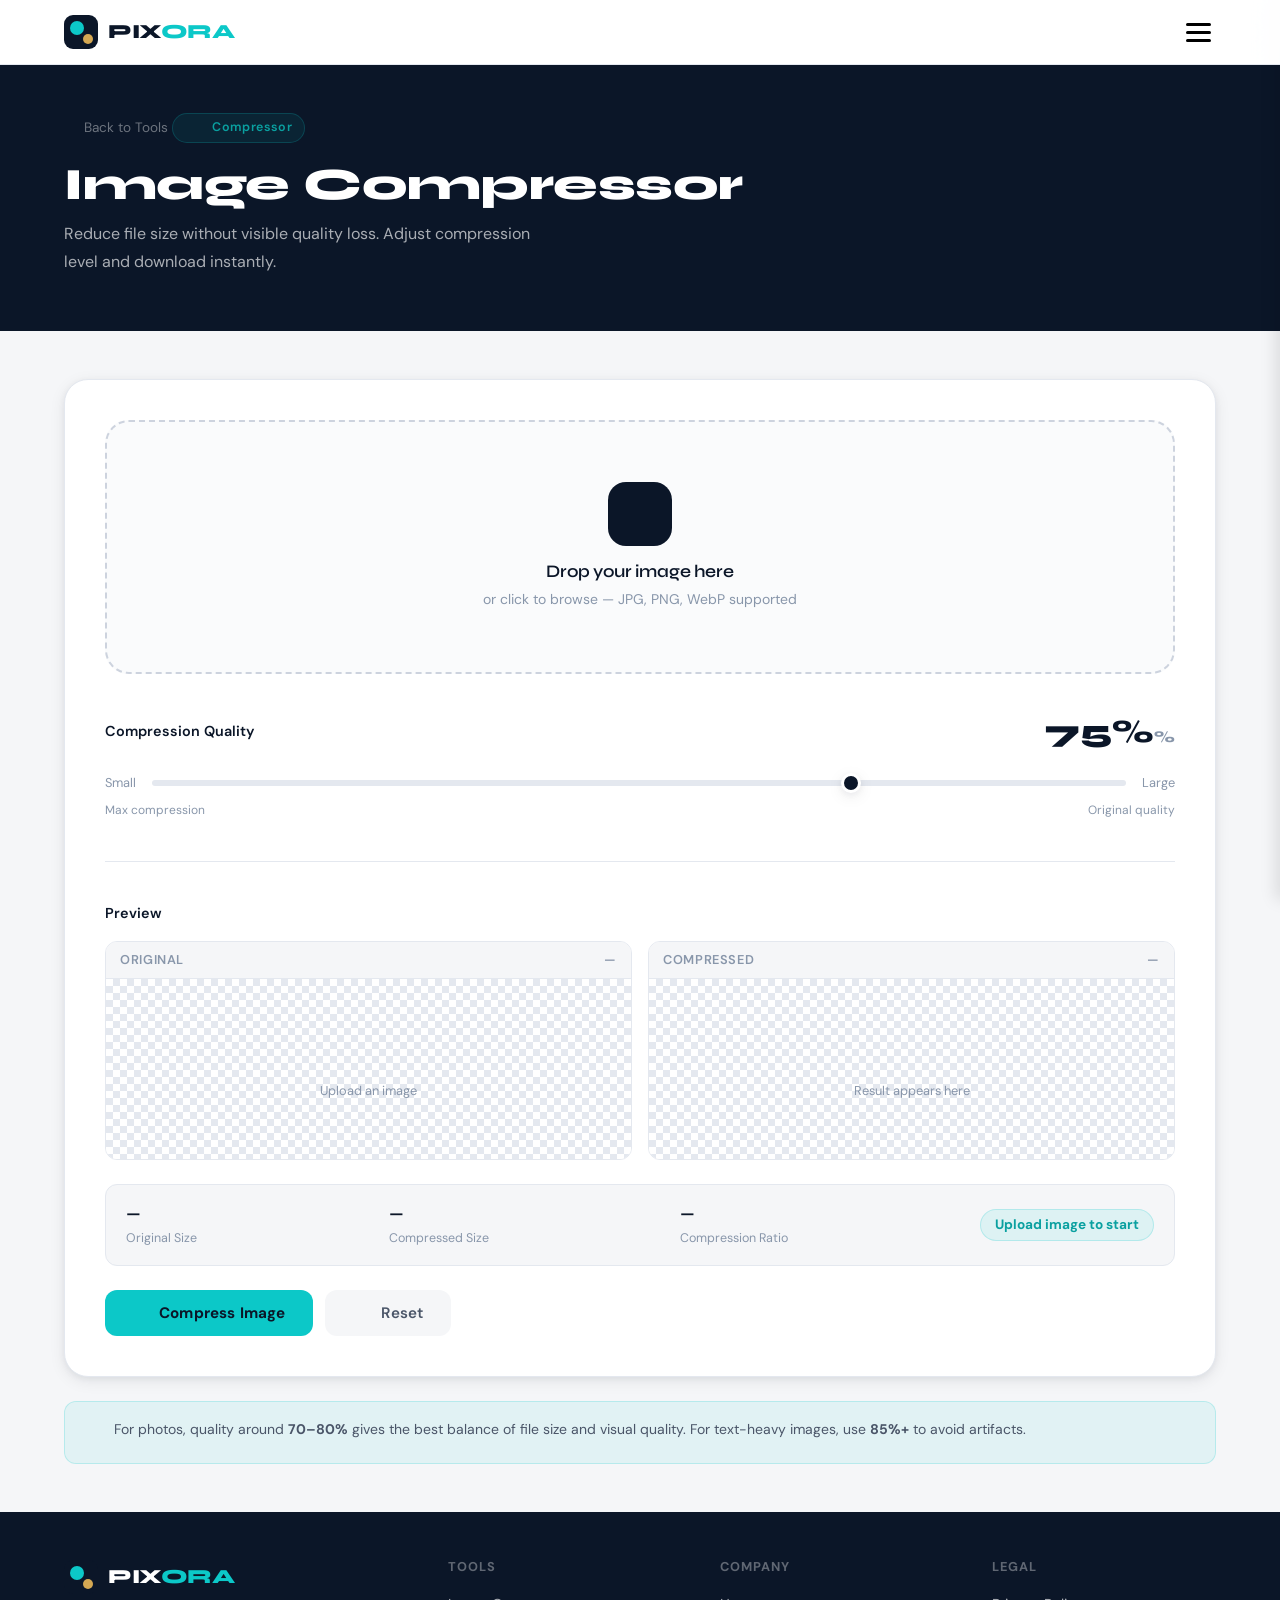
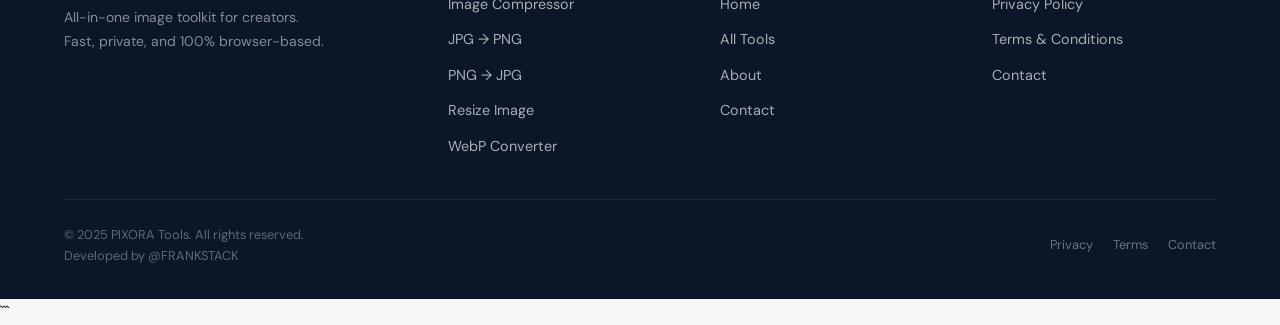
<file: compressor.html>
<!DOCTYPE html>
<html lang="en">
<head>
  <!-- BASIC META -->
<meta charset="UTF-8" />
<meta name="viewport" content="width=device-width, initial-scale=1.0" />

<title>Image Compressor — Compress Images Without Losing Quality | PIXORA Tools</title>

<meta name="description" content="Compress images instantly without losing quality using PIXORA Tools. Free, fast, and 100% browser-based image compressor with no uploads or signup required." />

<meta name="keywords" content="image compressor, compress images online, reduce image size, photo compressor, free image compression tool, optimize images, reduce KB image, PIXORA tools, compress JPG PNG WebP" />

<meta name="author" content="PIXORA Tools" />

<meta name="robots" content="index, follow" />

<!-- CANONICAL -->
<link rel="canonical" href="https://frankstack1.github.io/PIXORA-Tools/compressor.html" />
<!-- Favicon -->
<link rel="icon" href="https://frankstack1.github.io/PIXORA-Tools/pixora.png" type="image/png" />
<!-- OPEN GRAPH -->
<meta property="og:type" content="website" />
<meta property="og:title" content="Image Compressor — PIXORA Tools" />
<meta property="og:description" content="Compress images instantly in your browser without losing quality. No upload, no signup, completely free image compression tool." />
<meta property="og:url" content="https://frankstack1.github.io/PIXORA-Tools/compressor.html" />
<meta property="og:site_name" content="PIXORA Tools" />
<meta property="og:image" content="https://frankstack1.github.io/PIXORA-Tools/pixora.png" />

<!-- TWITTER CARD -->
<meta name="twitter:card" content="summary_large_image" />
<meta name="twitter:title" content="Image Compressor — PIXORA Tools" />
<meta name="twitter:description" content="Reduce image size instantly without quality loss. Free, fast, and private browser-based image compressor." />
<meta name="twitter:image" content="https://frankstack1.github.io/PIXORA-Tools/pixora.png" />

<!-- PERFORMANCE / SEO BOOST -->
<meta name="theme-color" content="#0CC8C8" />
<link rel="preconnect" href="https://fonts.googleapis.com" />
<link rel="preconnect" href="https://fonts.gstatic.com" crossorigin />


  <link rel="stylesheet" href="style.css" />
  <link rel="stylesheet" href="https://cdnjs.cloudflare.com/ajax/libs/font-awesome/6.5.2/css/all.min.css"/>
  <style>
    /* Font Awesome Icon Alignment Styles */
    .fa-icon,
    button i,
    .upload-icon i,
    .info-box .icon i,
    .badge i {
      font-size: 1rem;
      display: inline-flex;
      align-items: center;
      justify-content: center;
      vertical-align: middle;
      margin-right: 4px;
    }

    .upload-icon i {
      font-size: 2rem;
      margin-right: 0;
    }

    .info-box .icon i {
      font-size: 1.1rem;
    }

    .badge i {
        margin-right: 6px;
    }

    .before-after {
      display: grid;
      grid-template-columns: 1fr 1fr;
      gap: 16px;
    }

    .ba-panel {
      border-radius: var(--radius-md);
      border: 1px solid var(--border);
      overflow: hidden;
    }

    .ba-label {
      padding: 8px 14px;
      font-size: 0.8rem;
      font-weight: 600;
      letter-spacing: 0.05em;
      text-transform: uppercase;
      color: var(--text-muted);
      background: var(--bg);
      border-bottom: 1px solid var(--border);
      display: flex;
      align-items: center;
      justify-content: space-between;
    }

    .ba-image {
      min-height: 180px;
      background: repeating-conic-gradient(#E4E8EF 0% 25%, #fff 0% 50%) 0 0 / 14px 14px;
      display: flex;
      align-items: center;
      justify-content: center;
    }

    .ba-image img {
      max-width: 100%;
      max-height: 200px;
      object-fit: contain;
      display: none;
    }

    .ba-placeholder {
      text-align: center;
      color: var(--text-muted);
      font-size: 0.8rem;
      padding: 32px 16px;
    }

    .slider-row {
      display: flex;
      align-items: center;
      gap: 16px;
    }

    .slider-row label { white-space: nowrap; flex-shrink: 0; }

    .quality-display {
      font-family: var(--font-display);
      font-size: 2rem;
      font-weight: 800;
      color: var(--navy);
      min-width: 52px;
      text-align: right;
    }

    .result-bar {
      background: var(--bg);
      border: 1px solid var(--border);
      border-radius: var(--radius-md);
      padding: 16px 20px;
      display: flex;
      align-items: center;
      justify-content: space-between;
      flex-wrap: wrap;
      gap: 12px;
    }

    .result-stat { display: flex; flex-direction: column; gap: 2px; }
    .result-stat .v { font-weight: 700; font-size: 1rem; color: var(--navy); }
    .result-stat .l { font-size: 0.78rem; color: var(--text-muted); }

    .saving-badge {
      background: rgba(12,200,200,0.1);
      border: 1px solid rgba(12,200,200,0.2);
      border-radius: 100px;
      padding: 4px 14px;
      font-size: 0.85rem;
      font-weight: 700;
      color: var(--teal-dim);
    }

    @media (max-width: 600px) {
      .before-after { grid-template-columns: 1fr; }
    }
  </style>
</head>
<body>
  <div id="site-header"></div>

  <main>
    <!-- Tool Header -->
    <div class="tool-page-header">
      <div class="container">
        <a href="tools.html" style="display:inline-flex;align-items:center;gap:6px;color:rgba(255,255,255,0.4);font-size:0.85rem;margin-bottom:20px;transition:color 0.2s" onmouseover="this.style.color='rgba(255,255,255,0.7)'" onmouseout="this.style.color='rgba(255,255,255,0.4)'"><i class="fas fa-arrow-left"></i> Back to Tools</a>
        <div class="badge badge-teal" style="margin-bottom:14px"><i class="fas fa-compress-alt"></i> Compressor</div>
        <h1>Image Compressor</h1>
        <p>Reduce file size without visible quality loss. Adjust compression level and download instantly.</p>
      </div>
    </div>

    <div class="tool-page-body">
      <div class="container">
        <div class="tool-workspace">

          <!-- Upload Zone -->
          <div class="upload-zone" id="upload-zone" style="margin-bottom:32px">
            <input type="file" accept="image/*" />
            <div class="upload-icon"><i class="fas fa-upload"></i></div>
            <h3>Drop your image here</h3>
            <p>or click to browse — JPG, PNG, WebP supported</p>
          </div>

          <!-- Compression Controls -->
          <div style="margin-bottom:28px">
            <div style="display:flex;align-items:center;justify-content:space-between;margin-bottom:16px">
              <label style="font-weight:600">Compression Quality</label>
              <div class="quality-display"><span id="quality-val">75</span><span style="font-size:1rem;color:var(--text-muted)">%</span></div>
            </div>
            <div class="slider-row">
              <span style="font-size:0.8rem;color:var(--text-muted)">Small</span>
              <input type="range" id="quality" min="10" max="100" value="75" data-unit="%" />
              <span style="font-size:0.8rem;color:var(--text-muted)">Large</span>
            </div>
            <div style="display:flex;justify-content:space-between;margin-top:8px">
              <span style="font-size:0.75rem;color:var(--text-muted)">Max compression</span>
              <span style="font-size:0.75rem;color:var(--text-muted)">Original quality</span>
            </div>
          </div>

          <div class="divider"></div>

          <!-- Before / After -->
          <div style="margin-bottom:24px">
            <label style="font-weight:600;display:block;margin-bottom:16px">Preview</label>
            <div class="before-after">
              <div class="ba-panel">
                <div class="ba-label">Original <span id="orig-size">—</span></div>
                <div class="ba-image">
                  <img id="preview-orig" class="uploaded-preview" alt="Original" />
                  <div class="ba-placeholder" id="ph-orig"><div style="font-size:1.5rem;margin-bottom:6px"><i class="fas fa-image"></i></div>Upload an image</div>
                </div>
              </div>
              <div class="ba-panel">
                <div class="ba-label">Compressed <span id="comp-size">—</span></div>
                <div class="ba-image">
                  <img id="preview-comp" alt="Compressed" style="display:none;max-width:100%;max-height:200px;object-fit:contain" />
                  <div class="ba-placeholder" id="ph-comp"><div style="font-size:1.5rem;margin-bottom:6px"><i class="fas fa-magic"></i></div>Result appears here</div>
                </div>
              </div>
            </div>
          </div>

          <!-- Result Stats -->
          <div class="result-bar" style="margin-bottom:24px">
            <div class="result-stat"><span class="v" id="s-orig">—</span><span class="l">Original Size</span></div>
            <div class="result-stat"><span class="v" id="s-comp">—</span><span class="l">Compressed Size</span></div>
            <div class="result-stat"><span class="v" id="s-ratio">—</span><span class="l">Compression Ratio</span></div>
            <div class="saving-badge" id="saving-pct">Upload image to start</div>
          </div>

          <!-- Actions -->
          <div style="display:flex;gap:12px;flex-wrap:wrap">
            <button class="btn btn-teal" id="compress-btn" onclick="compressImage()"><i class="fas fa-bolt"></i> Compress Image</button>
            <a class="btn btn-primary" id="download-btn" style="display:none" download="compressed.jpg"><i class="fas fa-download"></i> Download</a>
            <button class="btn btn-ghost" onclick="resetTool()"><i class="fas fa-rotate-left"></i> Reset</button>
          </div>

        </div>

        <!-- Tips -->
        <div class="info-box" style="margin-top:24px">
          <span class="icon"><i class="fas fa-lightbulb"></i></span>
          <p>For photos, quality around <strong>70–80%</strong> gives the best balance of file size and visual quality. For text-heavy images, use <strong>85%+</strong> to avoid artifacts.</p>
        </div>
      </div>
    </div>
  </main>

  <div id="site-footer"></div>
  <script src="lock.js"></script>
  <script src="shared-layout.js"></script>
  <script src="main.js"></script>
  <script>
    let originalFile = null;
    let compressedDataUrl = null;

    // Override handleFileUpload for this page
    const zone = document.getElementById('upload-zone');
    const fileInput = zone.querySelector('input[type="file"]');

    function loadFile(file) {
      originalFile = file;
      const reader = new FileReader();
      reader.onload = e => {
        const img = document.getElementById('preview-orig');
        img.src = e.target.result;
        img.style.display = 'block';
        document.getElementById('ph-orig').style.display = 'none';
        document.getElementById('orig-size').textContent = formatBytes(file.size);
        document.getElementById('s-orig').textContent = formatBytes(file.size);
        zone.querySelector('h3').textContent = file.name;
        zone.querySelector('p').textContent = formatBytes(file.size) + ' · Ready';
        zone.style.borderColor = 'var(--teal)';
      };
      reader.readAsDataURL(file);
    }

    fileInput.addEventListener('change', () => { if (fileInput.files[0]) loadFile(fileInput.files[0]); });
    zone.addEventListener('drop', e => {
      e.preventDefault();
      zone.classList.remove('drag-over');
      if (e.dataTransfer.files[0]) loadFile(e.dataTransfer.files[0]);
    });
    zone.addEventListener('dragover', e => { e.preventDefault(); zone.classList.add('drag-over'); });
    zone.addEventListener('dragleave', () => zone.classList.remove('drag-over'));

    // Quality slider live update
    const qSlider = document.getElementById('quality');
    qSlider.addEventListener('input', () => {
      document.getElementById('quality-val').textContent = qSlider.value;
    });

    function formatBytes(b) {
      if (b < 1024) return b + ' B';
      if (b < 1048576) return (b/1024).toFixed(1) + ' KB';
      return (b/1048576).toFixed(1) + ' MB';
    }

    function compressImage() {
      if (!originalFile) { alert('Please upload an image first.'); return; }
      const quality = parseInt(qSlider.value) / 100;
      const origImg = document.getElementById('preview-orig');
      const canvas = document.createElement('canvas');
      const img = new Image();
      img.onload = () => {
        canvas.width = img.naturalWidth;
        canvas.height = img.naturalHeight;
        const ctx = canvas.getContext('2d');
        ctx.fillStyle = '#ffffff';
        ctx.fillRect(0, 0, canvas.width, canvas.height);
        ctx.drawImage(img, 0, 0);
        const dataUrl = canvas.toDataURL('image/jpeg', quality);
        compressedDataUrl = dataUrl;

        const compImg = document.getElementById('preview-comp');
        compImg.src = dataUrl;
        compImg.style.display = 'block';
        document.getElementById('ph-comp').style.display = 'none';

        // Estimate size
        const base64 = dataUrl.split(',')[1];
        const bytes = Math.round((base64.length * 3) / 4);
        const savings = Math.round((1 - bytes / originalFile.size) * 100);

        document.getElementById('comp-size').textContent = formatBytes(bytes);
        document.getElementById('s-comp').textContent = formatBytes(bytes);
        document.getElementById('s-ratio').textContent = (originalFile.size / bytes).toFixed(1) + 'x';
        document.getElementById('saving-pct').innerHTML = savings > 0 ? '<i class="fas fa-holly-berry"></i> ' + savings + '% Smaller' : 'No reduction';

        // Download
        const dl = document.getElementById('download-btn');
        dl.href = dataUrl;
        dl.style.display = 'inline-flex';
      };
      img.src = origImg.src;
    }

    function resetTool() {
      originalFile = null;
      document.getElementById('preview-orig').style.display = 'none';
      document.getElementById('preview-comp').style.display = 'none';
      document.getElementById('ph-orig').style.display = '';
      document.getElementById('ph-comp').style.display = '';
      document.getElementById('orig-size').textContent = '—';
      document.getElementById('comp-size').textContent = '—';
      document.getElementById('s-orig').textContent = '—';
      document.getElementById('s-comp').textContent = '—';
      document.getElementById('s-ratio').textContent = '—';
      document.getElementById('saving-pct').textContent = 'Upload image to start';
      document.getElementById('download-btn').style.display = 'none';
      zone.querySelector('h3').textContent = 'Drop your image here';
      zone.querySelector('p').textContent = 'or click to browse — JPG, PNG, WebP supported';
      zone.style.borderColor = '';
      fileInput.value = '';
    }
  </script>
</body>
</html>```
</file>
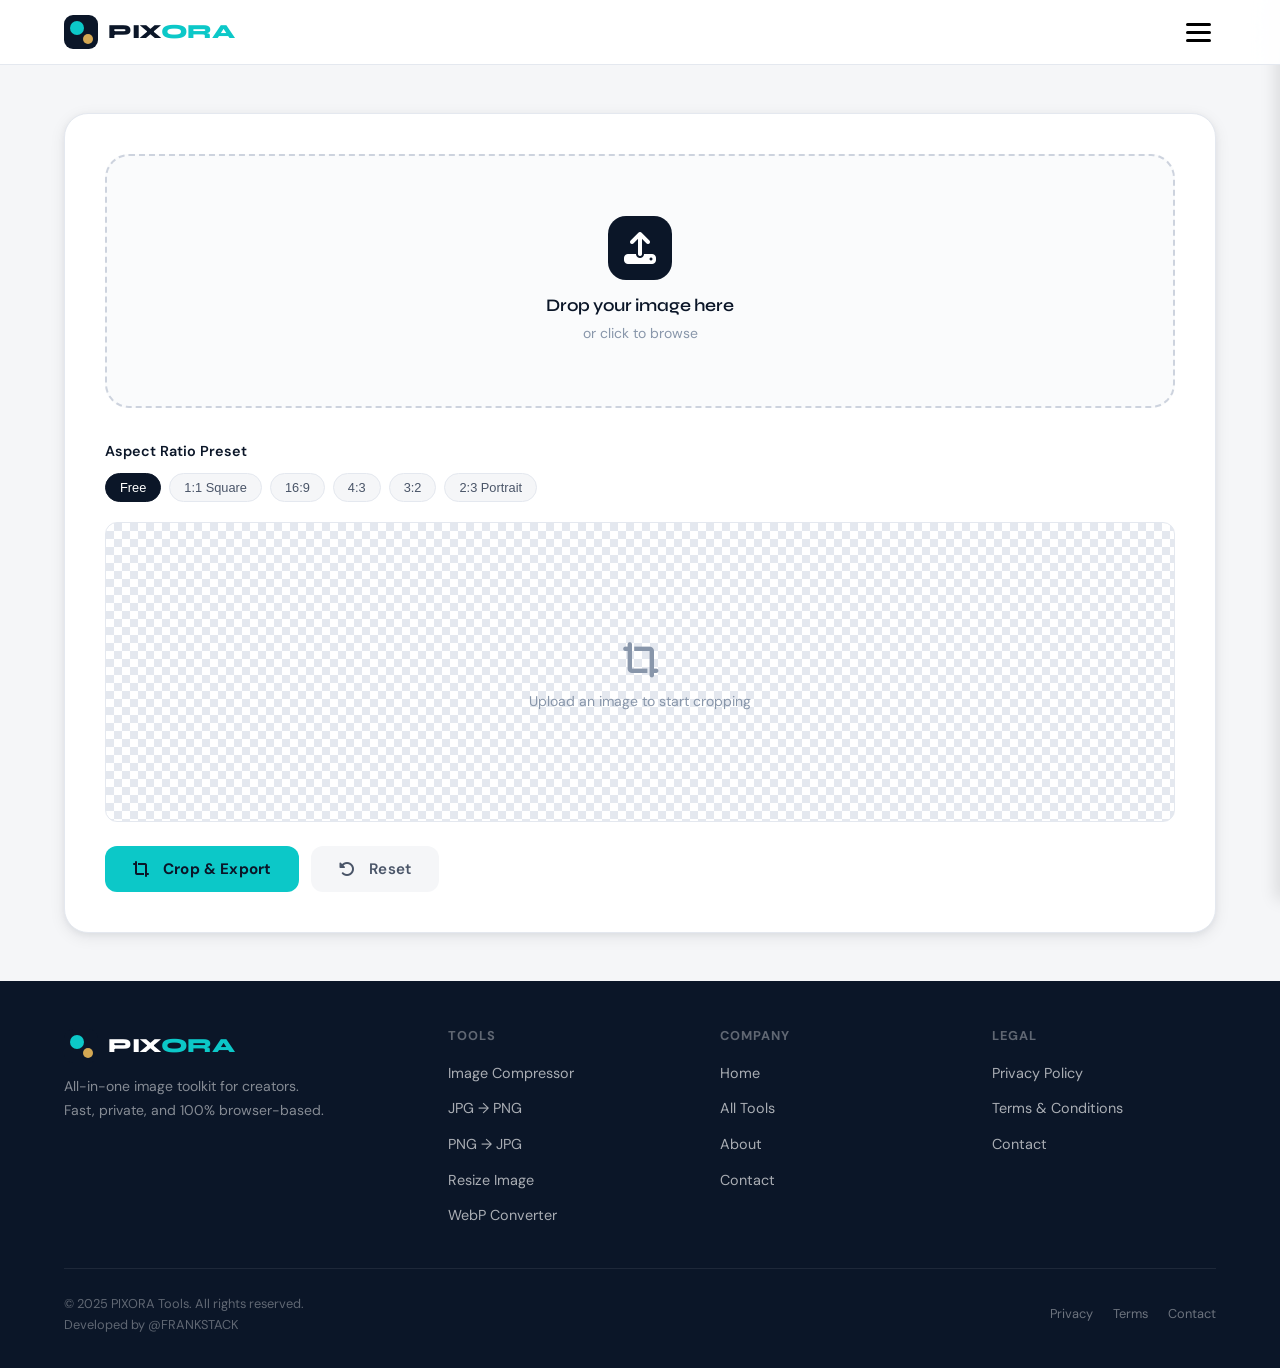
<file: crop.html>
<!DOCTYPE html>
<html lang="en">
<head>
  <!-- BASIC META -->
<meta charset="UTF-8" />
<meta name="viewport" content="width=device-width, initial-scale=1.0" />

<title>Crop Image Online — Free Image Cropper Tool | PIXORA Tools</title>

<meta name="description" content="Crop images instantly online with PIXORA Tools. Free, fast, and 100% browser-based image cropper with no uploads, no signup, and full privacy." />

<meta name="keywords" content="crop image online, image cropper, crop photo free, resize and crop image, photo editor crop tool, online image crop, free image tool, PIXORA tools, crop JPG PNG WebP" />

<meta name="author" content="PIXORA Tools" />

<meta name="robots" content="index, follow" />

<!-- CANONICAL -->
<link rel="canonical" href="https://frankstack1.github.io/PIXORA-Tools/crop.html" />
  <!-- Favicon -->
<link rel="icon" href="https://frankstack1.github.io/PIXORA-Tools/pixora.png" type="image/png" />

<!-- OPEN GRAPH -->
<meta property="og:type" content="website" />
<meta property="og:title" content="Crop Image Online — PIXORA Tools" />
<meta property="og:description" content="Crop images instantly in your browser. No upload, no tracking, completely free online image cropper tool." />
<meta property="og:url" content="https://frankstack1.github.io/PIXORA-Tools/crop.html" />
<meta property="og:site_name" content="PIXORA Tools" />
<meta property="og:image" content="https://frankstack1.github.io/PIXORA-Tools/pixora.png" />

<!-- TWITTER CARD -->
<meta name="twitter:card" content="summary_large_image" />
<meta name="twitter:title" content="Crop Image Online — PIXORA Tools" />
<meta name="twitter:description" content="Free online image cropper. Crop images instantly in your browser with no uploads or signup required." />
<meta name="twitter:image" content="https://frankstack1.github.io/PIXORA-Tools/pixora.png" />

<!-- PERFORMANCE / SEO BOOST -->
<meta name="theme-color" content="#0CC8C8" />

<link rel="preconnect" href="https://fonts.googleapis.com" />
<link rel="preconnect" href="https://fonts.gstatic.com" crossorigin />


  <link rel="stylesheet" href="style.css" />
  <link rel="stylesheet" href="https://cdnjs.cloudflare.com/ajax/libs/font-awesome/6.5.2/css/all.min.css"/>
  <style>
    .upload-icon i,
.preview-placeholder i {
  font-size: 2rem;
}

.badge i,
.btn i {
  margin-right: 6px;
}

.tool-page-header a i {
  margin-right: 4px;
}

.crop-wrapper {
  position: relative;
  display: inline-block;
  user-select: none;
  cursor: crosshair;
  max-width: 100%;
}

.crop-wrapper img {
  display: block;
  max-width: 100%;
  max-height: 400px;
  object-fit: contain;
}

.crop-selection {
  position: absolute;
  border: 2px solid var(--teal);
  box-shadow: 0 0 0 9999px rgba(11,22,40,0.45);
  pointer-events: none;
}

.crop-handle {
  position: absolute;
  width: 10px; height: 10px;
  background: var(--teal);
  border-radius: 2px;
}

.crop-handle.tl { top: -5px; left: -5px; cursor: nw-resize; }
.crop-handle.tr { top: -5px; right: -5px; cursor: ne-resize; }
.crop-handle.bl { bottom: -5px; left: -5px; cursor: sw-resize; }
.crop-handle.br { bottom: -5px; right: -5px; cursor: se-resize; }

.crop-info {
  position: absolute;
  top: -28px; left: 0;
  background: var(--navy);
  color: #fff;
  font-size: 0.75rem;
  font-weight: 600;
  padding: 3px 8px;
  border-radius: 4px;
  white-space: nowrap;
}

.aspect-presets { display: flex; gap: 8px; flex-wrap: wrap; margin-bottom: 16px; }
.aspect-btn {
  padding: 6px 14px;
  border: 1px solid var(--border);
  border-radius: 100px;
  font-size: 0.8rem;
  font-weight: 500;
  cursor: pointer;
  background: var(--bg);
  color: var(--text-secondary);
  transition: all var(--transition);
}
.aspect-btn:hover, .aspect-btn.active { background: var(--navy); color: #fff; border-color: var(--navy); }

.crop-canvas-area {
  background: repeating-conic-gradient(#E4E8EF 0% 25%, #fff 0% 50%) 0 0 / 16px 16px;
  border: 1px solid var(--border);
  border-radius: var(--radius-md);
  min-height: 300px;
  display: flex;
  align-items: center;
  justify-content: center;
  overflow: hidden;
  padding: 16px;
}
  </style>
</head>
<body>
  <div id="site-header"></div>
  <main>
    <div class="tool-page-body">
  <div class="container">
    <div class="tool-workspace">
      <div class="upload-zone" id="upload-zone" style="margin-bottom:32px">
        <input type="file" accept="image/*" />
        <div class="upload-icon"><i class="fas fa-upload"></i></div>
        <h3>Drop your image here</h3>
        <p>or click to browse</p>
      </div>

      <!-- Aspect ratio presets -->
      <div style="margin-bottom:20px" id="crop-controls">
        <label style="font-weight:600;display:block;margin-bottom:10px">Aspect Ratio Preset</label>
        <div class="aspect-presets">
          <button class="aspect-btn active" onclick="setAspect(null,this)">Free</button>
          <button class="aspect-btn" onclick="setAspect(1,this)">1:1 Square</button>
          <button class="aspect-btn" onclick="setAspect(16/9,this)">16:9</button>
          <button class="aspect-btn" onclick="setAspect(4/3,this)">4:3</button>
          <button class="aspect-btn" onclick="setAspect(3/2,this)">3:2</button>
          <button class="aspect-btn" onclick="setAspect(2/3,this)">2:3 Portrait</button>
        </div>
      </div>

      <!-- Crop canvas -->
      <div class="crop-canvas-area" style="margin-bottom:24px" id="canvas-area">
        <div class="preview-placeholder" id="ph"><div class="icon" style="font-size:2rem"><i class="fas fa-crop-alt"></i></div>Upload an image to start cropping</div>
        <div class="crop-wrapper" id="crop-wrapper" style="display:none">
          <img id="crop-img" alt="Crop" />
          <div class="crop-selection" id="crop-sel" style="display:none">
            <div class="crop-info" id="crop-info">0 × 0</div>
            <div class="crop-handle tl"></div>
            <div class="crop-handle tr"></div>
            <div class="crop-handle bl"></div>
            <div class="crop-handle br"></div>
          </div>
        </div>
      </div>

      <div style="display:flex;gap:12px;flex-wrap:wrap">
        <button class="btn btn-teal" onclick="applyCrop()"><i class="fas fa-crop-alt"></i> Crop & Export</button>
        <a class="btn btn-primary" id="dl-btn" style="display:none" download="cropped.png"><i class="fas fa-download"></i> Download</a>
        <button class="btn btn-ghost" onclick="resetTool()"><i class="fas fa-rotate-left"></i> Reset</button>
      </div>
    </div>
  </div>
</div>
  </main>
  <div id="site-footer"></div>
  <script src="lock.js"></script>
  <script src="shared-layout.js"></script>
  <script src="main.js"></script>
  <script>
    const zone = document.getElementById('upload-zone');
    const fileInput = zone.querySelector('input[type="file"]');
    let loadedSrc = null, natW = 0, natH = 0, aspect = null;
    let isDragging = false, startX, startY, selX, selY, selW, selH;

    const cropImg = document.getElementById('crop-img');
    const cropSel = document.getElementById('crop-sel');
    const cropInfo = document.getElementById('crop-info');
    const cropWrapper = document.getElementById('crop-wrapper');

    function loadFile(file) {
      const reader = new FileReader();
      reader.onload = e => {
        loadedSrc = e.target.result;
        cropImg.src = loadedSrc;
        cropImg.onload = () => {
          natW = cropImg.naturalWidth;
          natH = cropImg.naturalHeight;
          document.getElementById('ph').style.display = 'none';
          cropWrapper.style.display = 'inline-block';
          zone.querySelector('h3').textContent = file.name;
          zone.style.borderColor = 'var(--teal)';
        };
      };
      reader.readAsDataURL(file);
    }

    fileInput.addEventListener('change', () => { if (fileInput.files[0]) loadFile(fileInput.files[0]); });
    zone.addEventListener('dragover', e => { e.preventDefault(); zone.classList.add('drag-over'); });
    zone.addEventListener('dragleave', () => zone.classList.remove('drag-over'));
    zone.addEventListener('drop', e => { e.preventDefault(); zone.classList.remove('drag-over'); if (e.dataTransfer.files[0]) loadFile(e.dataTransfer.files[0]); });

    // Crop drag
    cropWrapper.addEventListener('mousedown', e => {
      if (!loadedSrc) return;
      isDragging = true;
      const rect = cropImg.getBoundingClientRect();
      startX = e.clientX - rect.left;
      startY = e.clientY - rect.top;
      selX = startX; selY = startY; selW = 0; selH = 0;
      cropSel.style.display = 'block';
      updateSel();
    });

    document.addEventListener('mousemove', e => {
      if (!isDragging) return;
      const rect = cropImg.getBoundingClientRect();
      let cx = Math.max(0, Math.min(e.clientX - rect.left, rect.width));
      let cy = Math.max(0, Math.min(e.clientY - rect.top, rect.height));
      selW = cx - startX;
      selH = cy - startY;
      if (aspect) { selH = selW / aspect; }
      selX = selW < 0 ? startX + selW : startX;
      selY = selH < 0 ? startY + selH : startY;
      updateSel();
    });

    document.addEventListener('mouseup', () => { isDragging = false; });

    function updateSel() {
      const w = Math.abs(selW), h = Math.abs(selH);
      cropSel.style.left = Math.max(0,selX) + 'px';
      cropSel.style.top = Math.max(0,selY) + 'px';
      cropSel.style.width = w + 'px';
      cropSel.style.height = h + 'px';
      const displayW = Math.round(w * (natW / cropImg.offsetWidth));
      const displayH = Math.round(h * (natH / cropImg.offsetHeight));
      cropInfo.textContent = displayW + ' × ' + displayH + ' px';
    }

    function setAspect(a, btn) {
      aspect = a;
      document.querySelectorAll('.aspect-btn').forEach(b => b.classList.remove('active'));
      btn.classList.add('active');
    }

    function applyCrop() {
      if (!loadedSrc || !selW || !selH) { alert('Please drag to select a crop area.'); return; }
      const scaleX = natW / cropImg.offsetWidth;
      const scaleY = natH / cropImg.offsetHeight;
      const cx = Math.max(0, selX) * scaleX;
      const cy = Math.max(0, selY) * scaleY;
      const cw = Math.abs(selW) * scaleX;
      const ch = Math.abs(selH) * scaleY;
      const canvas = document.createElement('canvas');
      canvas.width = cw; canvas.height = ch;
      const img = new Image();
      img.onload = () => {
        canvas.getContext('2d').drawImage(img, cx, cy, cw, ch, 0, 0, cw, ch);
        const dl = document.getElementById('dl-btn');
        dl.href = canvas.toDataURL('image/png');
        dl.style.display = 'inline-flex';
      };
      img.src = loadedSrc;
    }

    function resetTool() {
      loadedSrc = null;
      cropWrapper.style.display = 'none';
      cropSel.style.display = 'none';
      document.getElementById('ph').style.display = '';
      document.getElementById('dl-btn').style.display = 'none';
      zone.querySelector('h3').textContent = 'Drop your image here';
      zone.style.borderColor = '';
      fileInput.value = ''; selW = 0; selH = 0;
    }
  </script>
</body>
</html>
</file>
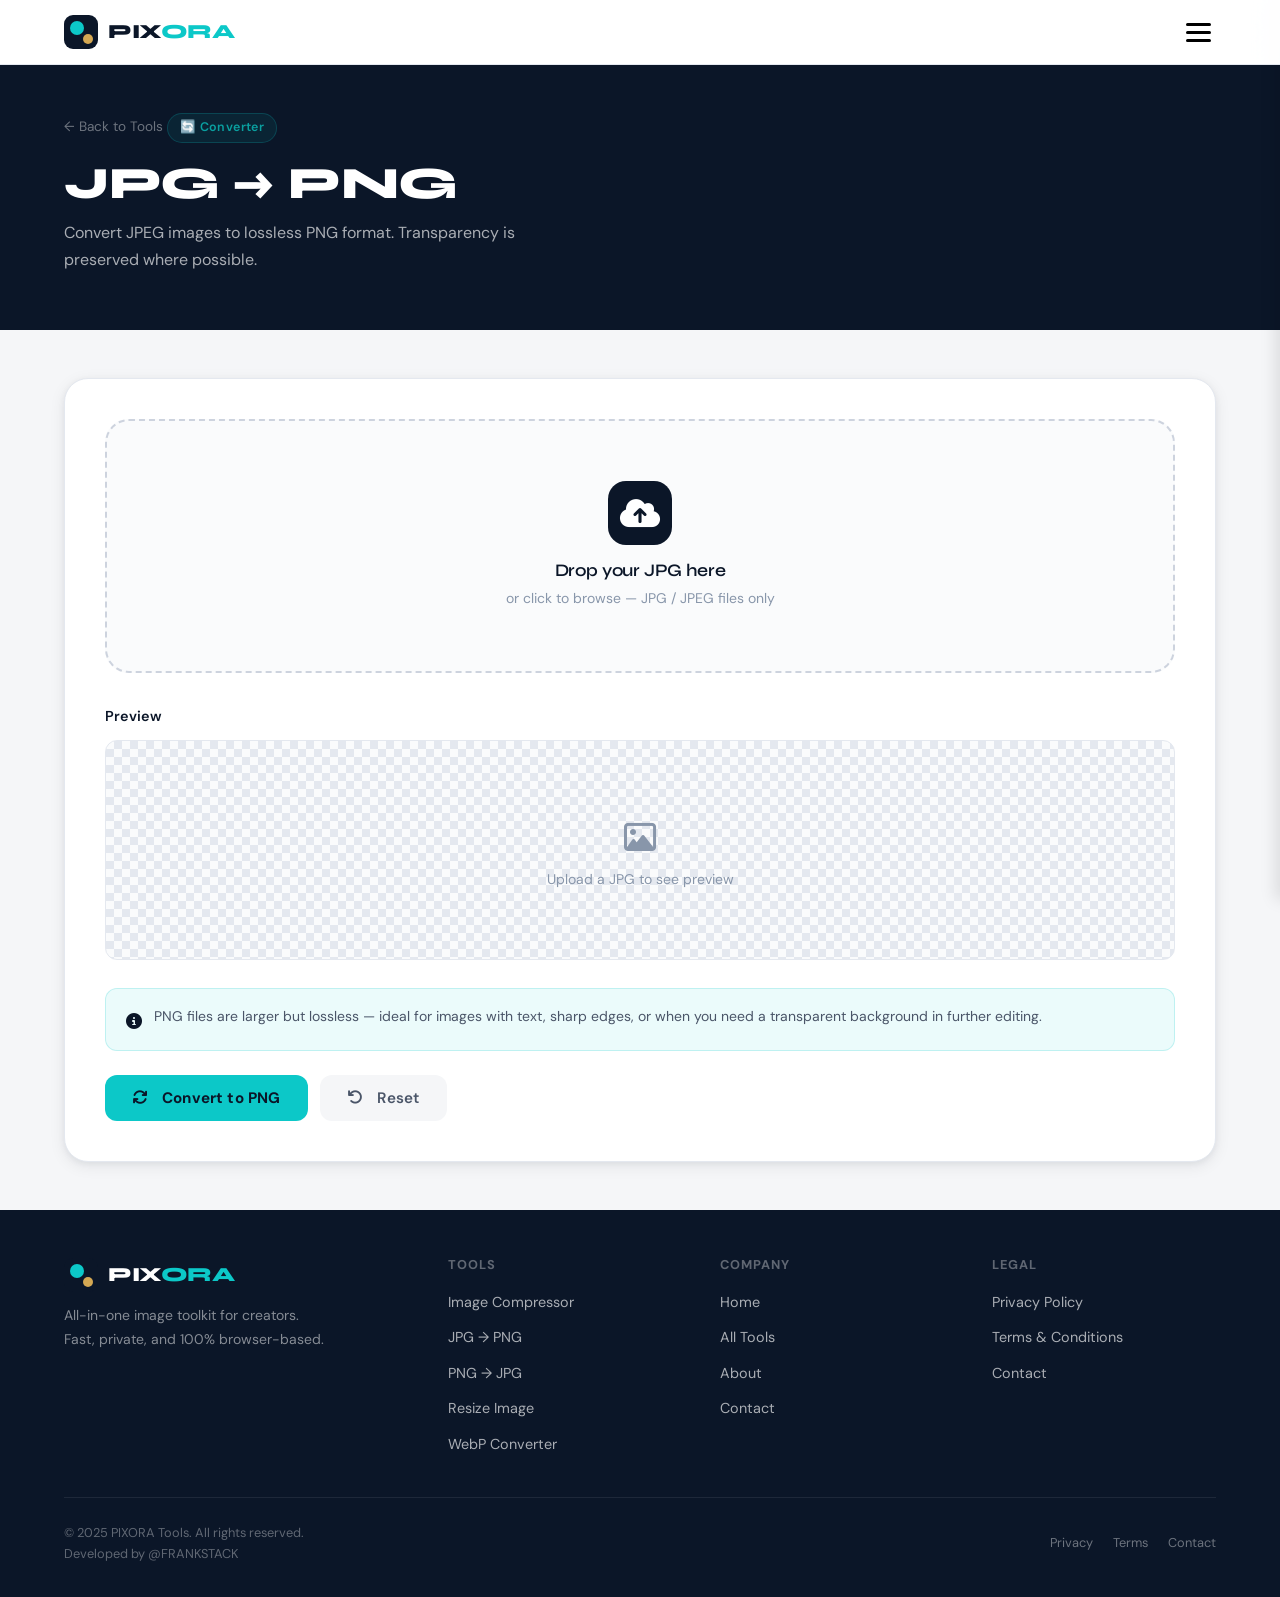
<file: jpg-to-png.html>
<!DOCTYPE html>
<html lang="en">
<head>
  <!-- BASIC META -->
<meta charset="UTF-8" />
<meta name="viewport" content="width=device-width, initial-scale=1.0" />

<title>JPG to PNG Converter — Free Image Format Tool | PIXORA Tools</title>

<meta name="description" content="Convert JPG images to PNG instantly with PIXORA Tools. 100% free, fast, and browser-based JPG to PNG converter with no uploads, no signup, and full privacy." />

<meta name="keywords" content="jpg to png, convert jpg to png, image converter, png converter online, free image converter, jpg png tool, image format converter, PIXORA tools, convert images online, transparent png converter" />

<meta name="author" content="PIXORA Tools" />

<meta name="robots" content="index, follow" />

<!-- CANONICAL -->
<link rel="canonical" href="https://frankstack1.github.io/PIXORA-Tools/jpg-to-png.html" />
  <!-- Favicon -->
<link rel="icon" href="https://frankstack1.github.io/PIXORA-Tools/pixora.png" type="image/png" />

<!-- OPEN GRAPH -->
<meta property="og:type" content="website" />
<meta property="og:title" content="JPG to PNG Converter — PIXORA Tools" />
<meta property="og:description" content="Convert JPG to PNG instantly in your browser. Free, fast, and private image converter with no uploads or signup required." />
<meta property="og:url" content="https://frankstack1.github.io/PIXORA-Tools/jpg-to-png.html" />
<meta property="og:site_name" content="PIXORA Tools" />
<meta property="og:image" content="https://frankstack1.github.io/PIXORA-Tools/pixora.png" />

<!-- TWITTER CARD -->
<meta name="twitter:card" content="summary_large_image" />
<meta name="twitter:title" content="JPG to PNG Converter — PIXORA Tools" />
<meta name="twitter:description" content="Free JPG to PNG converter. Convert images instantly in your browser with full privacy and no uploads." />
<meta name="twitter:image" content="https://frankstack1.github.io/PIXORA-Tools/pixora.png" />

<!-- PERFORMANCE / SEO BOOST -->
<meta name="theme-color" content="#0CC8C8" />

<link rel="preconnect" href="https://fonts.googleapis.com" />
<link rel="preconnect" href="https://fonts.gstatic.com" crossorigin />


  <link rel="stylesheet" href="style.css" />
  <link rel="stylesheet" href="https://cdnjs.cloudflare.com/ajax/libs/font-awesome/6.5.2/css/all.min.css"/>
  <style>
    upload-icon i,
.preview-placeholder .icon i,
.info-box .icon i,
.btn i,
.badge i {
  font-size: inherit;
  color: inherit;
}

.btn i {
  margin-right: 6px;
}

.upload-icon i {
  font-size: 2rem;
}

.preview-placeholder .icon i {
  font-size: 2rem;
}

.info-box .icon i {
  font-size: 1rem;
}

a i,
button i {
  pointer-events: none;
}
  </style>
</head>
<body>
  <div id="site-header"></div>
  <main>
    <div class="tool-page-header">
      <div class="container">
        <a href="tools.html" style="display:inline-flex;align-items:center;gap:6px;color:rgba(255,255,255,0.4);font-size:0.85rem;margin-bottom:20px;transition:color 0.2s" onmouseover="this.style.color='rgba(255,255,255,0.7)'" onmouseout="this.style.color='rgba(255,255,255,0.4)'">← Back to Tools</a>
        <div class="badge badge-teal" style="margin-bottom:14px">🔄 Converter</div>
        <h1>JPG → PNG</h1>
        <p>Convert JPEG images to lossless PNG format. Transparency is preserved where possible.</p>
      </div>
    </div>

    <div class="tool-page-body">
  <div class="container">
    <div class="tool-workspace">
      <div class="upload-zone" id="upload-zone" style="margin-bottom:32px">
        <input type="file" accept="image/jpeg,image/jpg" />
        <div class="upload-icon"><i class="fa-solid fa-cloud-arrow-up"></i></div>
        <h3>Drop your JPG here</h3>
        <p>or click to browse — JPG / JPEG files only</p>
      </div>

      <div style="margin-bottom:28px">
        <label style="font-weight:600;display:block;margin-bottom:12px">Preview</label>
        <div class="preview-box" style="min-height:220px">
          <img id="img-preview" class="uploaded-preview" alt="Preview" style="display:none;max-width:100%;max-height:260px;object-fit:contain" />
          <div class="preview-placeholder" id="ph">
            <div class="icon"><i class="fa-regular fa-image"></i></div>
            Upload a JPG to see preview
          </div>
        </div>
      </div>

      <div class="info-box" style="margin-bottom:24px">
        <span class="icon"><i class="fa-solid fa-circle-info"></i></span>
        <p>PNG files are larger but lossless — ideal for images with text, sharp edges, or when you need a transparent background in further editing.</p>
      </div>

      <div style="display:flex;gap:12px;flex-wrap:wrap">
        <button class="btn btn-teal" onclick="convertToPng()"><i class="fa-solid fa-arrows-rotate"></i> Convert to PNG</button>
        <a class="btn btn-primary" id="dl-btn" style="display:none" download="converted.png"><i class="fa-solid fa-download"></i> Download PNG</a>
        <button class="btn btn-ghost" onclick="resetTool()"><i class="fa-solid fa-arrow-rotate-left"></i> Reset</button>
      </div>
    </div>
  </div>
</div>
  </main>
  <div id="site-footer"></div>
  <script src="lock.js"></script>
  <script src="shared-layout.js"></script>
  <script src="main.js"></script>
  <script>
    const zone = document.getElementById('upload-zone');
    const fileInput = zone.querySelector('input[type="file"]');
    let loadedImg = null;

    function loadFile(file) {
      const reader = new FileReader();
      reader.onload = e => {
        const img = document.getElementById('img-preview');
        img.src = e.target.result;
        img.style.display = 'block';
        loadedImg = img;
        document.getElementById('ph').style.display = 'none';
        zone.querySelector('h3').textContent = file.name;
        zone.querySelector('p').textContent = (file.size/1024).toFixed(1) + ' KB · Ready';
        zone.style.borderColor = 'var(--teal)';
      };
      reader.readAsDataURL(file);
    }

    fileInput.addEventListener('change', () => { if (fileInput.files[0]) loadFile(fileInput.files[0]); });
    zone.addEventListener('dragover', e => { e.preventDefault(); zone.classList.add('drag-over'); });
    zone.addEventListener('dragleave', () => zone.classList.remove('drag-over'));
    zone.addEventListener('drop', e => { e.preventDefault(); zone.classList.remove('drag-over'); if (e.dataTransfer.files[0]) loadFile(e.dataTransfer.files[0]); });

    function convertToPng() {
      if (!loadedImg) { alert('Please upload a JPG image first.'); return; }
      const canvas = document.createElement('canvas');
      const img = new Image();
      img.onload = () => {
        canvas.width = img.naturalWidth;
        canvas.height = img.naturalHeight;
        canvas.getContext('2d').drawImage(img, 0, 0);
        const dataUrl = canvas.toDataURL('image/png');
        const dl = document.getElementById('dl-btn');
        dl.href = dataUrl;
        dl.style.display = 'inline-flex';
      };
      img.src = loadedImg.src;
    }

    function resetTool() {
      loadedImg = null;
      document.getElementById('img-preview').style.display = 'none';
      document.getElementById('ph').style.display = '';
      document.getElementById('dl-btn').style.display = 'none';
      zone.querySelector('h3').textContent = 'Drop your JPG here';
      zone.querySelector('p').textContent = 'or click to browse — JPG / JPEG files only';
      zone.style.borderColor = '';
      fileInput.value = '';
    }
  </script>
</body>
</html>
</file>
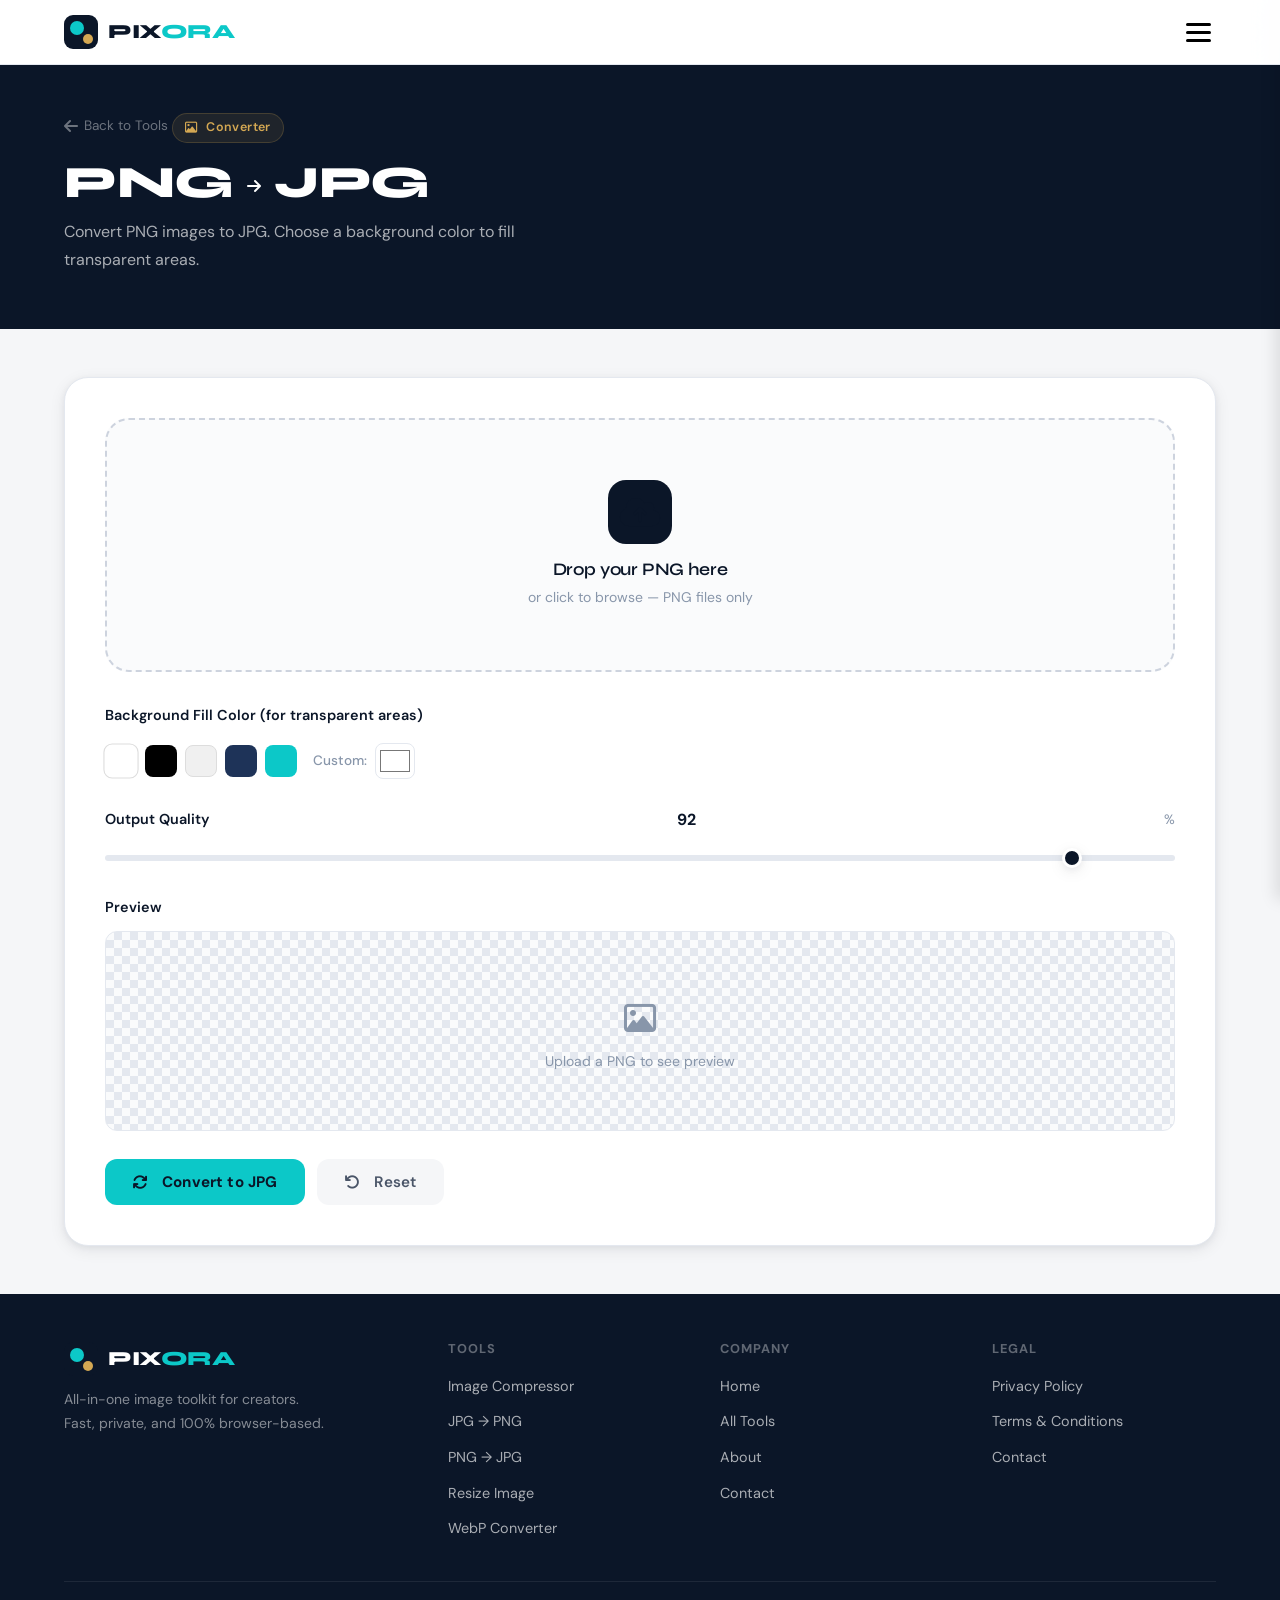
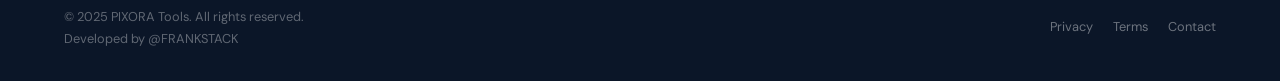
<file: png-to-jpg.html>
<!DOCTYPE html>
<html lang="en">
<head>
  <!-- BASIC META -->
<meta charset="UTF-8" />
<meta name="viewport" content="width=device-width, initial-scale=1.0" />

<title>PNG to JPG Converter — Free Image Conversion Tool | PIXORA Tools</title>

<meta name="description" content="Convert PNG images to JPG instantly with PIXORA Tools. Free, fast, and 100% browser-based PNG to JPG converter with no uploads, no signup, and full privacy." />

<meta name="keywords" content="png to jpg, convert png to jpg, image converter, png jpg converter online, free image converter, compress png to jpg, image format tool, PIXORA tools, convert images online, jpg converter" />

<meta name="author" content="PIXORA Tools" />

<meta name="robots" content="index, follow" />

<!-- CANONICAL -->
<link rel="canonical" href="https://frankstack1.github.io/PIXORA-Tools/png-to-jpg.html" />
  <!-- Favicon -->
<link rel="icon" href="https://frankstack1.github.io/PIXORA-Tools/pixora.png" type="image/png" />

<!-- OPEN GRAPH -->
<meta property="og:type" content="website" />
<meta property="og:title" content="PNG to JPG Converter — PIXORA Tools" />
<meta property="og:description" content="Convert PNG to JPG instantly in your browser. Free, fast, and private image conversion tool with no uploads or signup required." />
<meta property="og:url" content="https://frankstack1.github.io/PIXORA-Tools/png-to-jpg.html" />
<meta property="og:site_name" content="PIXORA Tools" />
<meta property="og:image" content="https://frankstack1.github.io/PIXORA-Tools/pixora.png" />

<!-- TWITTER CARD -->
<meta name="twitter:card" content="summary_large_image" />
<meta name="twitter:title" content="PNG to JPG Converter — PIXORA Tools" />
<meta name="twitter:description" content="Free PNG to JPG converter. Convert images instantly in your browser with full privacy and no uploads." />
<meta name="twitter:image" content="https://frankstack1.github.io/PIXORA-Tools/pixora.png" />

<!-- PERFORMANCE / BRAND -->
<meta name="theme-color" content="#0CC8C8" />

<link rel="preconnect" href="https://fonts.googleapis.com" />
<link rel="preconnect" href="https://fonts.gstatic.com" crossorigin />


  <link rel="stylesheet" href="https://cdnjs.cloudflare.com/ajax/libs/font-awesome/6.5.2/css/all.min.css"/>
  <link rel="stylesheet" href="style.css" />
  <style>
    .fa-solid,
    .fa-regular,
    .fa-brands {
      font-size: 1rem;
      line-height: 1;
      display: inline-flex;
      align-items: center;
      justify-content: center;
      vertical-align: middle;
    }

    .upload-icon i,
    .preview-placeholder .icon i,
    .btn i,
    .badge i,
    a i {
      font-size: inherit;
      color: inherit;
    }

    .upload-icon i {
      font-size: 2rem;
    }

    .preview-placeholder .icon i {
      font-size: 2rem;
    }

    .btn i {
      margin-right: 6px;
    }

    a i,
    button i {
      pointer-events: none;
    }
  </style>
</head>
<body>
  <div id="site-header"></div>
  <main>
    <div class="tool-page-header">
      <div class="container">
        <a href="tools.html" style="display:inline-flex;align-items:center;gap:6px;color:rgba(255,255,255,0.4);font-size:0.85rem;margin-bottom:20px;transition:color 0.2s" onmouseover="this.style.color='rgba(255,255,255,0.7)'" onmouseout="this.style.color='rgba(255,255,255,0.4)'"><i class="fa-solid fa-arrow-left"></i> Back to Tools</a>
        <div class="badge badge-gold" style="margin-bottom:14px"><i class="fa-regular fa-image"></i> Converter</div>
        <h1>PNG <i class="fa-solid fa-arrow-right"></i> JPG</h1>
        <p>Convert PNG images to JPG. Choose a background color to fill transparent areas.</p>
      </div>
    </div>

    <div class="tool-page-body">
      <div class="container">
        <div class="tool-workspace">
          <div class="upload-zone" id="upload-zone" style="margin-bottom:32px">
            <input type="file" accept="image/png" />
            <div class="upload-icon"><i class="fa-solid fa-cloud-arrow-up"></i></div>
            <h3>Drop your PNG here</h3>
            <p>or click to browse — PNG files only</p>
          </div>

          <!-- Background Color -->
          <div class="form-group" style="margin-bottom:28px">
            <label style="font-weight:600">Background Fill Color (for transparent areas)</label>
            <div style="display:flex;align-items:center;gap:16px;margin-top:8px;flex-wrap:wrap">
              <div class="color-swatches">
                <div class="swatch active" data-color="#ffffff" style="background:#ffffff;border:1px solid #ddd" title="White"></div>
                <div class="swatch" data-color="#000000" style="background:#000000" title="Black"></div>
                <div class="swatch" data-color="#f0f0f0" style="background:#f0f0f0;border:1px solid #ddd" title="Light Gray"></div>
                <div class="swatch" data-color="#1E3358" style="background:#1E3358" title="Navy"></div>
                <div class="swatch" data-color="#0CC8C8" style="background:#0CC8C8" title="Teal"></div>
              </div>
              <div style="display:flex;align-items:center;gap:8px">
                <label style="font-size:0.85rem;color:var(--text-muted)">Custom:</label>
                <input type="color" id="custom-color" value="#ffffff" style="width:40px;height:36px;border:1px solid var(--border);border-radius:8px;padding:2px;cursor:pointer;background:none" />
              </div>
            </div>
          </div>

          <!-- Quality -->
          <div style="margin-bottom:28px">
            <div style="display:flex;align-items:center;justify-content:space-between;margin-bottom:10px">
              <label style="font-weight:600">Output Quality</label>
              <strong id="qual-val">92</strong><span style="color:var(--text-muted);font-size:0.85rem">%</span>
            </div>
            <input type="range" id="jpg-quality" min="10" max="100" value="92" data-unit="%" />
          </div>

          <!-- Preview -->
          <div style="margin-bottom:28px">
            <label style="font-weight:600;display:block;margin-bottom:12px">Preview</label>
            <div class="preview-box" style="min-height:200px">
              <img id="img-preview" alt="Preview" style="display:none;max-width:100%;max-height:260px;object-fit:contain" />
              <div class="preview-placeholder" id="ph"><div class="icon"><i class="fa-regular fa-image"></i></div>Upload a PNG to see preview</div>
            </div>
          </div>

          <div style="display:flex;gap:12px;flex-wrap:wrap">
            <button class="btn btn-teal" onclick="convertToJpg()"><i class="fa-solid fa-arrows-rotate"></i> Convert to JPG</button>
            <a class="btn btn-primary" id="dl-btn" style="display:none" download="converted.jpg"><i class="fa-solid fa-download"></i> Download JPG</a>
            <button class="btn btn-ghost" onclick="resetTool()"><i class="fa-solid fa-arrow-rotate-left"></i> Reset</button>
          </div>
        </div>
      </div>
    </div>
  </main>
  <div id="site-footer"></div>
  <script src="lock.js"></script>
  <script src="shared-layout.js"></script>
  <script src="main.js"></script>
  <script>
    const zone = document.getElementById('upload-zone');
    const fileInput = zone.querySelector('input[type="file"]');
    let loadedSrc = null;
    let bgColor = '#ffffff';

    document.querySelectorAll('.swatch').forEach(sw => {
      sw.addEventListener('click', () => {
        document.querySelectorAll('.swatch').forEach(s => s.classList.remove('active'));
        sw.classList.add('active');
        bgColor = sw.dataset.color;
        document.getElementById('custom-color').value = bgColor;
      });
    });

    document.getElementById('custom-color').addEventListener('input', e => {
      bgColor = e.target.value;
      document.querySelectorAll('.swatch').forEach(s => s.classList.remove('active'));
    });

    const qSlider = document.getElementById('jpg-quality');
    qSlider.addEventListener('input', () => { document.getElementById('qual-val').textContent = qSlider.value; });

    function loadFile(file) {
      const reader = new FileReader();
      reader.onload = e => {
        loadedSrc = e.target.result;
        const img = document.getElementById('img-preview');
        img.src = loadedSrc; img.style.display = 'block';
        document.getElementById('ph').style.display = 'none';
        zone.querySelector('h3').textContent = file.name;
        zone.querySelector('p').textContent = (file.size/1024).toFixed(1) + ' KB · Ready';
        zone.style.borderColor = 'var(--teal)';
      };
      reader.readAsDataURL(file);
    }

    fileInput.addEventListener('change', () => { if (fileInput.files[0]) loadFile(fileInput.files[0]); });
    zone.addEventListener('dragover', e => { e.preventDefault(); zone.classList.add('drag-over'); });
    zone.addEventListener('dragleave', () => zone.classList.remove('drag-over'));
    zone.addEventListener('drop', e => { e.preventDefault(); zone.classList.remove('drag-over'); if (e.dataTransfer.files[0]) loadFile(e.dataTransfer.files[0]); });

    function convertToJpg() {
      if (!loadedSrc) { alert('Please upload a PNG image first.'); return; }
      const quality = parseInt(qSlider.value) / 100;
      const img = new Image();
      img.onload = () => {
        const canvas = document.createElement('canvas');
        canvas.width = img.naturalWidth; canvas.height = img.naturalHeight;
        const ctx = canvas.getContext('2d');
        ctx.fillStyle = bgColor;
        ctx.fillRect(0, 0, canvas.width, canvas.height);
        ctx.drawImage(img, 0, 0);
        const dataUrl = canvas.toDataURL('image/jpeg', quality);
        const dl = document.getElementById('dl-btn');
        dl.href = dataUrl; dl.style.display = 'inline-flex';
      };
      img.src = loadedSrc;
    }

    function resetTool() {
      loadedSrc = null;
      document.getElementById('img-preview').style.display = 'none';
      document.getElementById('ph').style.display = '';
      document.getElementById('dl-btn').style.display = 'none';
      zone.querySelector('h3').textContent = 'Drop your PNG here';
      zone.querySelector('p').textContent = 'or click to browse — PNG files only';
      zone.style.borderColor = '';
      fileInput.value = '';
    }
  </script>
</body>
</html>
</file>
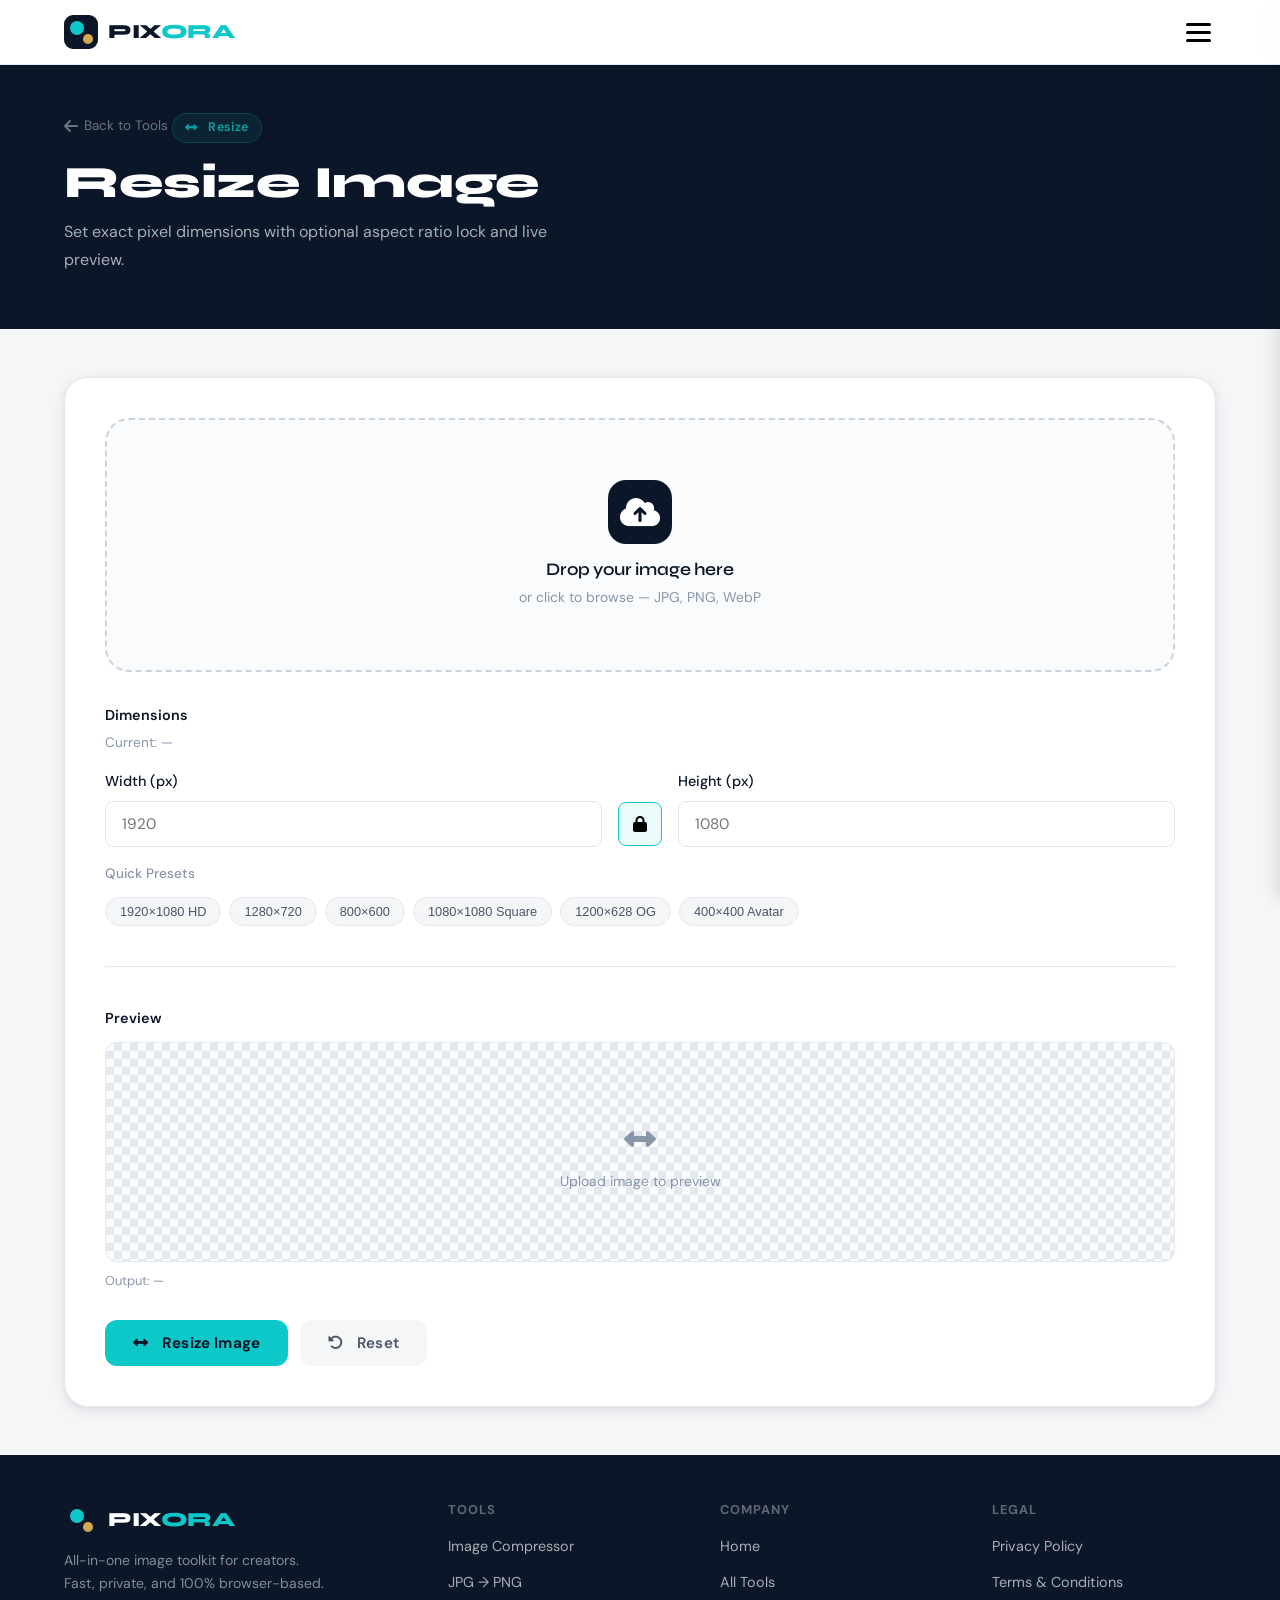
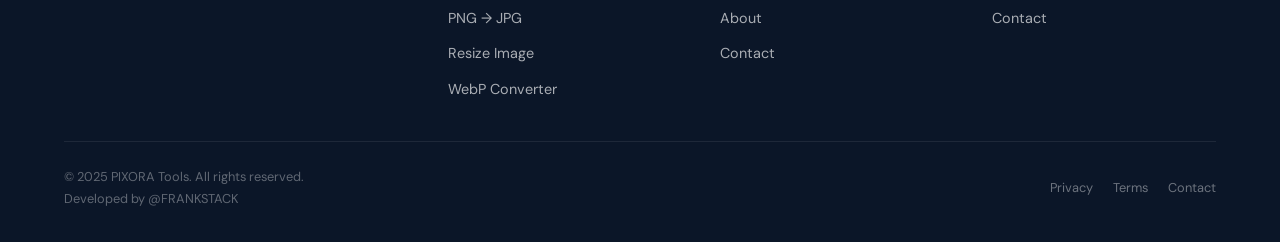
<file: resize.html>
<!DOCTYPE html>
<html lang="en">
<head>
  <!-- BASIC META -->
<meta charset="UTF-8" />
<meta name="viewport" content="width=device-width, initial-scale=1.0" />

<title>Resize Image Online — Free Image Resizer Tool | PIXORA Tools</title>

<meta name="description" content="Resize images instantly online with PIXORA Tools. Free, fast, and 100% browser-based image resizer with no uploads, no signup, and full privacy." />

<meta name="keywords" content="resize image online, image resizer, reduce image size, resize photo free, change image dimensions, compress and resize image, free image tool, PIXORA tools, image editor resize, resize JPG PNG WebP" />

<meta name="author" content="PIXORA Tools" />

<meta name="robots" content="index, follow" />

<!-- CANONICAL -->
<link rel="canonical" href="https://frankstack1.github.io/PIXORA-Tools/resize-image.html" />
  <!-- Favicon -->
<link rel="icon" href="https://frankstack1.github.io/PIXORA-Tools/pixora.png" type="image/png" />

<!-- OPEN GRAPH -->
<meta property="og:type" content="website" />
<meta property="og:title" content="Resize Image Online — PIXORA Tools" />
<meta property="og:description" content="Resize images instantly in your browser. Free, fast, and private image resizer with no uploads or signup required." />
<meta property="og:url" content="https://frankstack1.github.io/PIXORA-Tools/resize-image.html" />
<meta property="og:site_name" content="PIXORA Tools" />
<meta property="og:image" content="https://frankstack1.github.io/PIXORA-Tools/pixora.png" />

<!-- TWITTER CARD -->
<meta name="twitter:card" content="summary_large_image" />
<meta name="twitter:title" content="Resize Image Online — PIXORA Tools" />
<meta name="twitter:description" content="Free online image resizer. Change image dimensions instantly in your browser with full privacy." />
<meta name="twitter:image" content="https://frankstack1.github.io/PIXORA-Tools/pixora.png" />

<!-- PERFORMANCE / BRAND -->
<meta name="theme-color" content="#0CC8C8" />

<link rel="preconnect" href="https://fonts.googleapis.com" />
<link rel="preconnect" href="https://fonts.gstatic.com" crossorigin />

  <link rel="stylesheet" href="https://cdnjs.cloudflare.com/ajax/libs/font-awesome/6.5.1/css/all.min.css">
  <link rel="stylesheet" href="style.css" />
  <style>
    .dim-row { display: flex; gap: 16px; align-items: flex-end; flex-wrap: wrap; }
    .dim-row .form-group { flex: 1; min-width: 100px; }
    .lock-btn {
      width: 44px; height: 44px;
      border-radius: var(--radius-sm);
      border: 1.5px solid var(--border);
      background: var(--bg);
      cursor: pointer;
      font-size: 1.1rem;
      display: flex; align-items: center; justify-content: center;
      transition: all var(--transition);
      flex-shrink: 0;
      margin-bottom: 1px;
    }
    .lock-btn.locked { background: var(--teal-subtle); border-color: var(--teal); }
    .presets { display: flex; gap: 8px; flex-wrap: wrap; margin-top: 12px; }
    .preset-btn {
      padding: 6px 14px;
      border: 1px solid var(--border);
      border-radius: 100px;
      font-size: 0.8rem;
      font-weight: 500;
      cursor: pointer;
      background: var(--bg);
      color: var(--text-secondary);
      transition: all var(--transition);
    }
    .preset-btn:hover { background: var(--navy); color: #fff; border-color: var(--navy); }

    /* Font Awesome Visual Matching */
    .fa-icon,
    .upload-icon i,
    .tool-icon i,
    .feature-icon i,
    .preview-placeholder .icon i,
    .info-box .icon i,
    .badge i,
    .btn i {
      font-size: 1em;
      line-height: 1;
      display: inline-flex;
      align-items: center;
      justify-content: center;
      vertical-align: middle;
    }

    .upload-icon i {
      font-size: 2rem;
    }

    .tool-icon i,
    .feature-icon i {
      font-size: 1.4rem;
    }

    .preview-placeholder .icon i {
      font-size: 2rem;
    }

    .btn i {
      margin-right: 6px;
    }

    .badge i {
      margin-right: 6px;
    }
  </style>
</head>
<body>
  <div id="site-header"></div>
  <main>
    <div class="tool-page-header">
      <div class="container">
        <a href="tools.html" style="display:inline-flex;align-items:center;gap:6px;color:rgba(255,255,255,0.4);font-size:0.85rem;margin-bottom:20px;transition:color 0.2s" onmouseover="this.style.color='rgba(255,255,255,0.7)'" onmouseout="this.style.color='rgba(255,255,255,0.4)'"><i class="fas fa-arrow-left"></i> Back to Tools</a>
        <div class="badge badge-teal" style="margin-bottom:14px"><i class="fas fa-left-right"></i> Resize</div>
        <h1>Resize Image</h1>
        <p>Set exact pixel dimensions with optional aspect ratio lock and live preview.</p>
      </div>
    </div>
    <div class="tool-page-body">
      <div class="container">
        <div class="tool-workspace">
          <div class="upload-zone" id="upload-zone" style="margin-bottom:32px">
            <input type="file" accept="image/*" />
            <div class="upload-icon"><i class="fas fa-cloud-upload-alt"></i></div>
            <h3>Drop your image here</h3>
            <p>or click to browse — JPG, PNG, WebP</p>
          </div>

          <div style="margin-bottom:28px">
            <label style="font-weight:600;display:block;margin-bottom:4px">Dimensions</label>
            <p style="font-size:0.85rem;color:var(--text-muted);margin-bottom:16px">Current: <span id="current-dims">—</span></p>
            <div class="dim-row">
              <div class="form-group">
                <label for="img-width">Width (px)</label>
                <input type="number" id="img-width" placeholder="1920" min="1" max="8000" />
              </div>
              <button class="lock-btn locked" id="lock-btn" title="Lock aspect ratio" onclick="toggleLock()"><i class="fas fa-lock"></i></button>
              <div class="form-group">
                <label for="img-height">Height (px)</label>
                <input type="number" id="img-height" placeholder="1080" min="1" max="8000" />
              </div>
            </div>

            <div style="margin-top:16px">
              <label style="font-size:0.85rem;font-weight:500;color:var(--text-muted);display:block;margin-bottom:8px">Quick Presets</label>
              <div class="presets">
                <button class="preset-btn" onclick="setPreset(1920,1080)">1920×1080 HD</button>
                <button class="preset-btn" onclick="setPreset(1280,720)">1280×720</button>
                <button class="preset-btn" onclick="setPreset(800,600)">800×600</button>
                <button class="preset-btn" onclick="setPreset(1080,1080)">1080×1080 Square</button>
                <button class="preset-btn" onclick="setPreset(1200,628)">1200×628 OG</button>
                <button class="preset-btn" onclick="setPreset(400,400)">400×400 Avatar</button>
              </div>
            </div>
          </div>

          <div class="divider"></div>

          <!-- Preview -->
          <div style="margin-bottom:28px">
            <label style="font-weight:600;display:block;margin-bottom:12px">Preview</label>
            <div class="preview-box" style="min-height:220px">
              <img id="img-preview" alt="Preview" style="display:none;max-width:100%;max-height:280px;object-fit:contain" />
              <div class="preview-placeholder" id="ph"><div class="icon"><i class="fas fa-left-right"></i></div>Upload image to preview</div>
            </div>
            <p style="font-size:0.8rem;color:var(--text-muted);margin-top:8px">Output: <span id="output-dims">—</span></p>
          </div>

          <div style="display:flex;gap:12px;flex-wrap:wrap">
            <button class="btn btn-teal" onclick="resizeImage()"><i class="fas fa-left-right"></i> Resize Image</button>
            <a class="btn btn-primary" id="dl-btn" style="display:none" download="resized.png"><i class="fas fa-download"></i> Download</a>
            <button class="btn btn-ghost" onclick="resetTool()"><i class="fas fa-rotate-left"></i> Reset</button>
          </div>
        </div>
      </div>
    </div>
  </main>
  <div id="site-footer"></div>
  <script src="lock.js"></script>
  <script src="shared-layout.js"></script>
  <script src="main.js"></script>
  <script>
    const zone = document.getElementById('upload-zone');
    const fileInput = zone.querySelector('input[type="file"]');
    let loadedSrc = null, origW = 0, origH = 0, isLocked = true;

    function loadFile(file) {
      const reader = new FileReader();
      reader.onload = e => {
        loadedSrc = e.target.result;
        const img = new Image();
        img.onload = () => {
          origW = img.naturalWidth; origH = img.naturalHeight;
          document.getElementById('img-width').value = origW;
          document.getElementById('img-height').value = origH;
          document.getElementById('current-dims').textContent = origW + ' × ' + origH + ' px';
          updateOutputDims();
          const preview = document.getElementById('img-preview');
          preview.src = loadedSrc; preview.style.display = 'block';
          document.getElementById('ph').style.display = 'none';
        };
        img.src = loadedSrc;
        zone.querySelector('h3').textContent = file.name;
        zone.querySelector('p').textContent = 'Ready';
        zone.style.borderColor = 'var(--teal)';
      };
      reader.readAsDataURL(file);
    }

    fileInput.addEventListener('change', () => { if (fileInput.files[0]) loadFile(fileInput.files[0]); });
    zone.addEventListener('dragover', e => { e.preventDefault(); zone.classList.add('drag-over'); });
    zone.addEventListener('dragleave', () => zone.classList.remove('drag-over'));
    zone.addEventListener('drop', e => { e.preventDefault(); zone.classList.remove('drag-over'); if (e.dataTransfer.files[0]) loadFile(e.dataTransfer.files[0]); });

    document.getElementById('img-width').addEventListener('input', () => {
      if (isLocked && origW) document.getElementById('img-height').value = Math.round(parseInt(document.getElementById('img-width').value) / (origW / origH));
      updateOutputDims();
    });
    document.getElementById('img-height').addEventListener('input', () => {
      if (isLocked && origH) document.getElementById('img-width').value = Math.round(parseInt(document.getElementById('img-height').value) * (origW / origH));
      updateOutputDims();
    });

    function updateOutputDims() {
      const w = document.getElementById('img-width').value;
      const h = document.getElementById('img-height').value;
      document.getElementById('output-dims').textContent = (w && h) ? w + ' × ' + h + ' px' : '—';
    }

    function toggleLock() {
      isLocked = !isLocked;
      const btn = document.getElementById('lock-btn');
      btn.innerHTML = isLocked ? '<i class="fas fa-lock"></i>' : '<i class="fas fa-lock-open"></i>';
      btn.classList.toggle('locked', isLocked);
    }

    function setPreset(w, h) {
      document.getElementById('img-width').value = w;
      document.getElementById('img-height').value = h;
      updateOutputDims();
    }

    function resizeImage() {
      if (!loadedSrc) { alert('Please upload an image first.'); return; }
      const w = parseInt(document.getElementById('img-width').value);
      const h = parseInt(document.getElementById('img-height').value);
      if (!w || !h) { alert('Please set width and height.'); return; }
      const img = new Image();
      img.onload = () => {
        const canvas = document.createElement('canvas');
        canvas.width = w; canvas.height = h;
        canvas.getContext('2d').drawImage(img, 0, 0, w, h);
        const dataUrl = canvas.toDataURL('image/png');
        const dl = document.getElementById('dl-btn');
        dl.href = dataUrl; dl.download = 'resized_' + w + 'x' + h + '.png';
        dl.style.display = 'inline-flex';
      };
      img.src = loadedSrc;
    }

    function resetTool() {
      loadedSrc = null; origW = 0; origH = 0;
      document.getElementById('img-preview').style.display = 'none';
      document.getElementById('ph').style.display = '';
      document.getElementById('dl-btn').style.display = 'none';
      document.getElementById('img-width').value = '';
      document.getElementById('img-height').value = '';
      document.getElementById('current-dims').textContent = '—';
      document.getElementById('output-dims').textContent = '—';
      zone.querySelector('h3').textContent = 'Drop your image here';
      zone.querySelector('p').textContent = 'or click to browse — JPG, PNG, WebP';
      zone.style.borderColor = ''; fileInput.value = '';
    }
  </script>
</body>
</html>
</file>
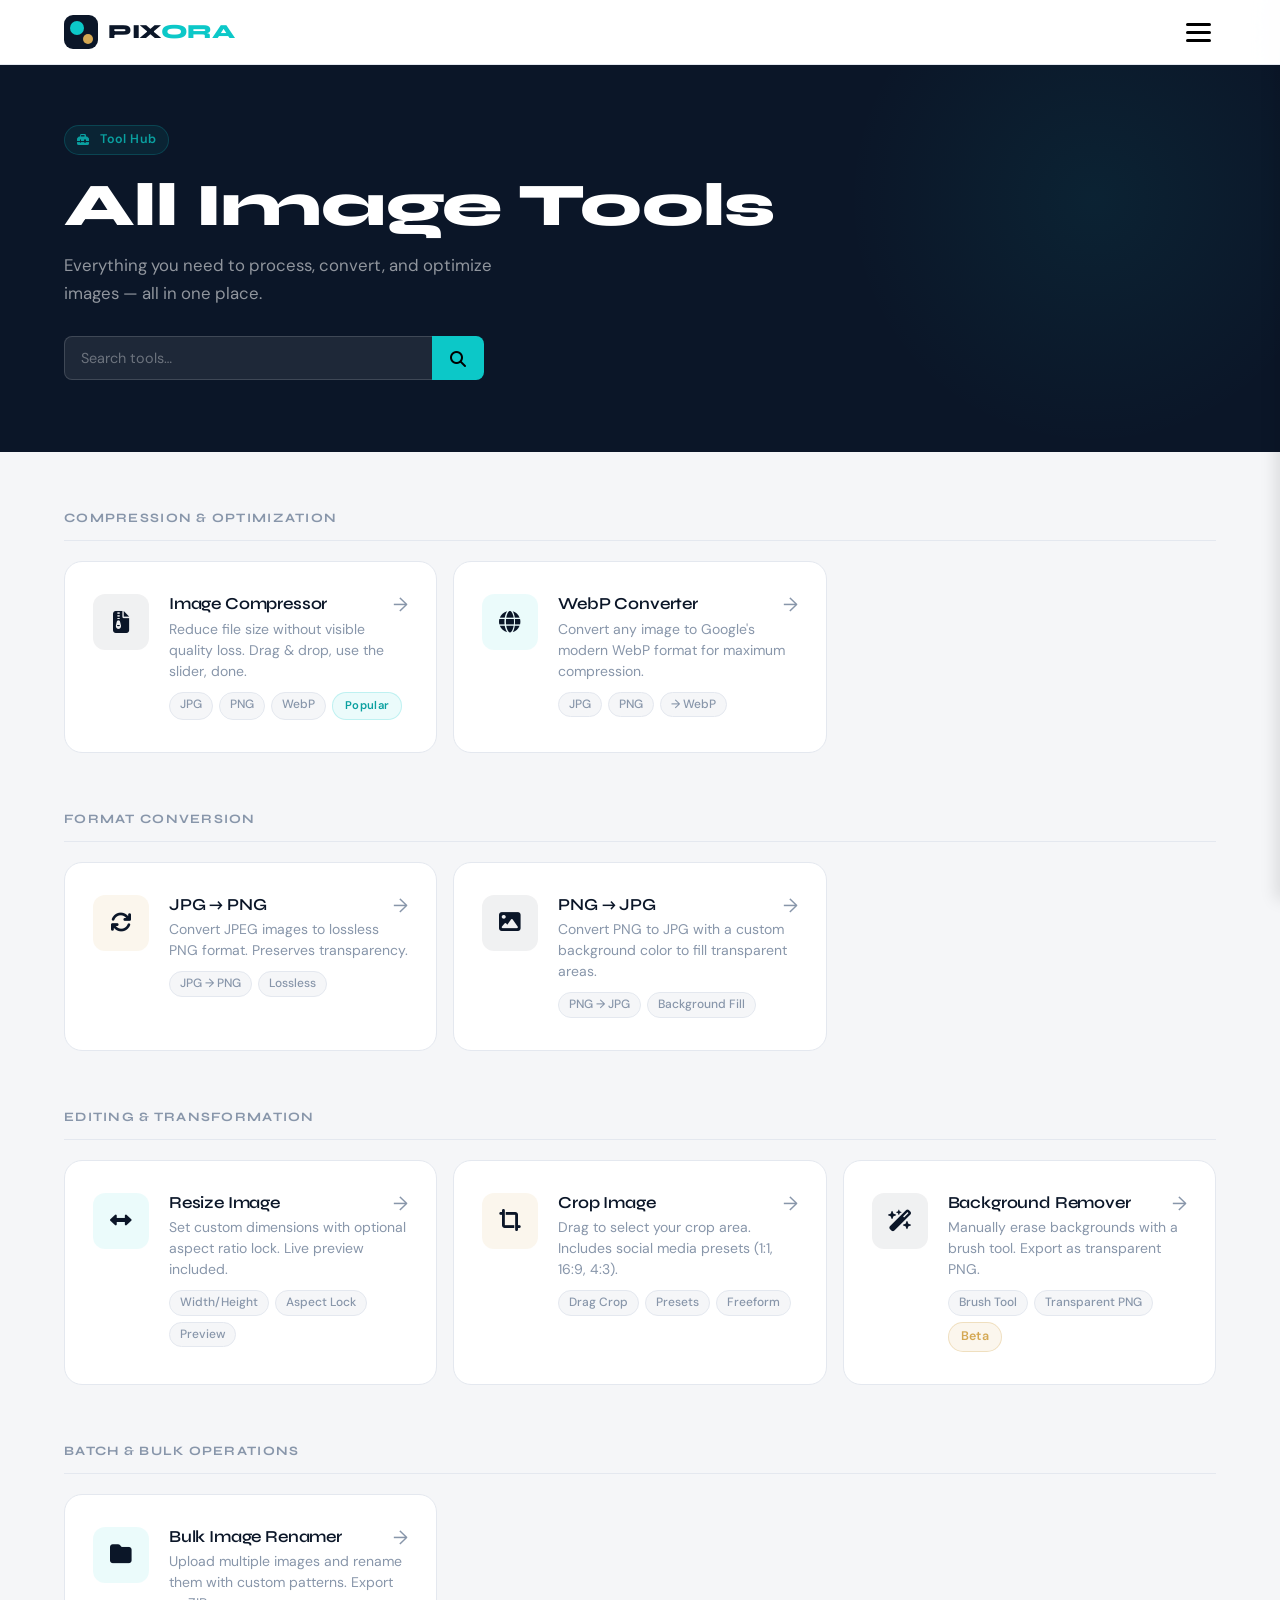
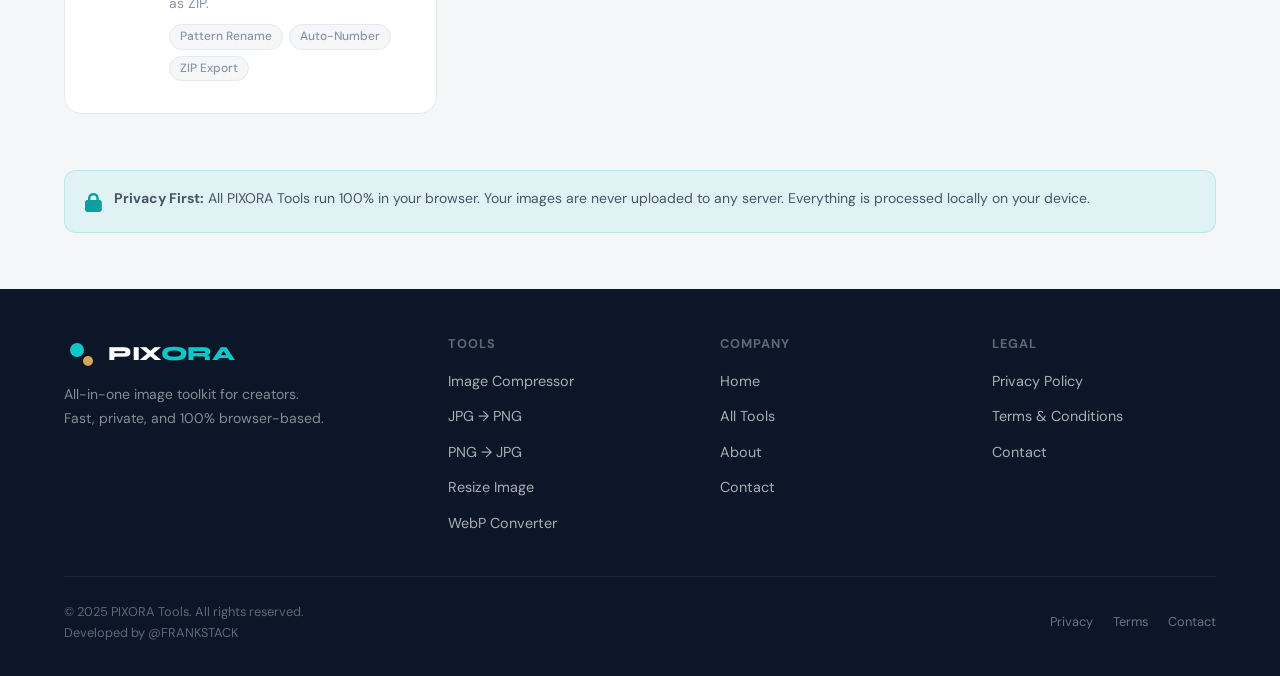
<file: tools.html>
<!DOCTYPE html>
<html lang="en">
<head>
  <meta charset="UTF-8" />
<meta name="viewport" content="width=device-width, initial-scale=1.0" />

<title>All Image Tools Free Online — Compress, Resize, Convert & Edit | PIXORA Tools</title>

<meta name="description" content="Explore all free PIXORA Tools in one place. Compress, resize, crop, convert JPG to PNG, PNG to JPG, WebP converter and more — 100% browser-based, fast and private." />

<meta name="keywords" content="all image tools, free image tools online, image compressor, resize image, crop image, jpg to png, png to jpg, webp converter, bulk image tools, PIXORA tools" />

<meta name="robots" content="index, follow" />
<meta name="author" content="PIXORA Tools" />

<link rel="canonical" href="https://frankstack1.github.io/PIXORA-Tools/tools.html" />
  <!-- Favicon -->
<link rel="icon" href="https://frankstack1.github.io/PIXORA-Tools/pixora.png" type="image/png" />

<!-- Open Graph (Facebook, LinkedIn, WhatsApp) -->
<meta property="og:title" content="All Free Image Tools — PIXORA Tools" />
<meta property="og:description" content="Access all PIXORA image tools in one place: compress, resize, crop, convert formats and more. Fast, free, and fully browser-based." />
<meta property="og:type" content="website" />
<meta property="og:url" content="https://frankstack1.github.io/PIXORA-Tools/tools.html" />
<meta property="og:image" content="https://frankstack1.github.io/PIXORA-Tools/pixora.png" />

<!-- Twitter Card -->
<meta name="twitter:card" content="summary_large_image" />
<meta name="twitter:title" content="All Image Tools — PIXORA Tools" />
<meta name="twitter:description" content="Free online image tools: compress, resize, crop, convert and more. No uploads, 100% private." />
<meta name="twitter:image" content="https://frankstack1.github.io/PIXORA-Tools/pixora.png" />


  <link rel="stylesheet" href="https://cdnjs.cloudflare.com/ajax/libs/font-awesome/6.5.1/css/all.min.css">
  <link rel="stylesheet" href="style.css" />
  <style>
    .tools-hub-header {
      background: var(--navy);
      padding: 60px 0 72px;
      position: relative;
      overflow: hidden;
    }
    .tools-hub-header::before {
      content: '';
      position: absolute;
      top: -30%; right: -5%;
      width: 500px; height: 500px;
      border-radius: 50%;
      background: radial-gradient(circle, rgba(12,200,200,0.07) 0%, transparent 70%);
    }
    .tools-hub-header h1 { color: #fff; margin-bottom: 10px; }
    .tools-hub-header p { color: rgba(255,255,255,0.55); font-size: 1.05rem; max-width: 480px; }

    .search-bar {
      margin-top: 28px;
      display: flex;
      max-width: 420px;
      gap: 0;
    }

    .search-bar input {
      flex: 1;
      border-right: none;
      border-radius: var(--radius-sm) 0 0 var(--radius-sm);
      background: rgba(255,255,255,0.08);
      border-color: rgba(255,255,255,0.15);
      color: #fff;
      font-size: 0.9rem;
    }

    .search-bar input::placeholder { color: rgba(255,255,255,0.35); }
    .search-bar input:focus { border-color: var(--teal); background: rgba(255,255,255,0.12); }

    .search-bar button {
      padding: 12px 18px;
      background: var(--teal);
      border: none;
      border-radius: 0 var(--radius-sm) var(--radius-sm) 0;
      cursor: pointer;
      font-size: 1rem;
      transition: background var(--transition);
    }

    .search-bar button:hover { background: var(--teal-dim); }

    .tools-body { padding: 56px 0; }

    .category-title {
      font-family: var(--font-display);
      font-size: 0.8rem;
      font-weight: 700;
      letter-spacing: 0.1em;
      text-transform: uppercase;
      color: var(--text-muted);
      margin-bottom: 20px;
      padding-bottom: 12px;
      border-bottom: 1px solid var(--border);
    }

    .tools-section { margin-bottom: 56px; }

    .tool-card-lg {
      background: var(--bg-card);
      border-radius: var(--radius-lg);
      border: 1px solid var(--border);
      padding: 32px 28px;
      display: flex;
      gap: 20px;
      align-items: flex-start;
      cursor: pointer;
      transition: all var(--transition);
      text-decoration: none;
      position: relative;
      overflow: hidden;
    }

    .tool-card-lg::after {
      content: '→';
      position: absolute;
      top: 28px; right: 28px;
      font-size: 1.2rem;
      color: var(--text-muted);
      transition: all var(--transition);
    }

    .tool-card-lg:hover {
      border-color: rgba(12,200,200,0.3);
      box-shadow: var(--shadow-lg);
      transform: translateY(-3px);
    }

    .tool-card-lg:hover::after {
      color: var(--teal);
      right: 24px;
    }

    .tool-card-lg .tool-icon {
      width: 56px; height: 56px;
      border-radius: var(--radius-md);
      font-size: 1.6rem;
      flex-shrink: 0;
    }

    .tool-card-lg h3 { font-size: 1.05rem; color: var(--navy); margin-bottom: 5px; }
    .tool-card-lg p { font-size: 0.875rem; color: var(--text-muted); line-height: 1.5; margin: 0; max-width: 280px; }

    .tool-card-lg .tags { display: flex; gap: 6px; margin-top: 10px; flex-wrap: wrap; }

    .tag {
      display: inline-flex;
      padding: 2px 10px;
      border-radius: 100px;
      font-size: 0.75rem;
      font-weight: 500;
      background: var(--bg);
      border: 1px solid var(--border);
      color: var(--text-muted);
    }

    .tools-lg-grid {
      display: grid;
      grid-template-columns: repeat(auto-fill, minmax(340px, 1fr));
      gap: 16px;
    }

    @media (max-width: 480px) {
      .tools-lg-grid { grid-template-columns: 1fr; }
      .tool-card-lg { padding: 20px 16px; }
      .tool-card-lg::after { display: none; }
    }

    /* Icon adjustments */
    .upload-icon i,
    .tool-icon i,
    .feature-icon i,
    .preview-placeholder .icon i,
    .info-box .icon i,
    .badge i,
    .btn i,
    .search-bar button i {
      display: inline-flex;
      align-items: center;
      justify-content: center;
      vertical-align: middle;
      line-height: 1;
    }

    .tool-icon i {
      font-size: 1.35rem;
    }

    .badge i,
    .btn i {
      margin-right: 6px;
    }

    .search-bar button i {
      font-size: 1rem;
    }

    .info-box .icon i,
    .preview-placeholder .icon i {
      font-size: 1.2rem;
    }
  </style>
</head>
<body>
  <div id="site-header"></div>

  <main>
    <!-- Hub Header -->
    <div class="tools-hub-header">
      <div class="container">
        <div class="badge badge-teal" style="margin-bottom:16px"><i class="fas fa-toolbox"></i> Tool Hub</div>
        <h1>All Image Tools</h1>
        <p>Everything you need to process, convert, and optimize images — all in one place.</p>
        <div class="search-bar">
          <input type="text" id="tool-search" placeholder="Search tools…" />
          <button><i class="fas fa-magnifying-glass"></i></button>
        </div>
      </div>
    </div>

    <div class="tools-body">
      <div class="container">

        <!-- Compression & Optimization -->
        <div class="tools-section">
          <div class="category-title">Compression & Optimization</div>
          <div class="tools-lg-grid">
            <a href="compressor.html" class="tool-card-lg reveal">
              <div class="tool-icon" style="background:rgba(11,22,40,0.06)"><i class="fas fa-file-zipper"></i></div>
              <div>
                <h3>Image Compressor</h3>
                <p>Reduce file size without visible quality loss. Drag & drop, use the slider, done.</p>
                <div class="tags">
                  <span class="tag">JPG</span>
                  <span class="tag">PNG</span>
                  <span class="tag">WebP</span>
                  <span class="badge badge-teal" style="font-size:0.7rem">Popular</span>
                </div>
              </div>
            </a>
            <a href="webp.html" class="tool-card-lg reveal">
              <div class="tool-icon" style="background:rgba(12,200,200,0.08)"><i class="fas fa-globe"></i></div>
              <div>
                <h3>WebP Converter</h3>
                <p>Convert any image to Google's modern WebP format for maximum compression.</p>
                <div class="tags"><span class="tag">JPG</span><span class="tag">PNG</span><span class="tag">→ WebP</span></div>
              </div>
            </a>
          </div>
        </div>

        <!-- Format Conversion -->
        <div class="tools-section">
          <div class="category-title">Format Conversion</div>
          <div class="tools-lg-grid">
            <a href="jpg-to-png.html" class="tool-card-lg reveal">
              <div class="tool-icon" style="background:rgba(212,168,83,0.1)"><i class="fas fa-arrows-rotate"></i></div>
              <div>
                <h3>JPG → PNG</h3>
                <p>Convert JPEG images to lossless PNG format. Preserves transparency.</p>
                <div class="tags"><span class="tag">JPG → PNG</span><span class="tag">Lossless</span></div>
              </div>
            </a>
            <a href="png-to-jpg.html" class="tool-card-lg reveal">
              <div class="tool-icon" style="background:rgba(11,22,40,0.06)"><i class="fas fa-image"></i></div>
              <div>
                <h3>PNG → JPG</h3>
                <p>Convert PNG to JPG with a custom background color to fill transparent areas.</p>
                <div class="tags"><span class="tag">PNG → JPG</span><span class="tag">Background Fill</span></div>
              </div>
            </a>
          </div>
        </div>

        <!-- Editing -->
        <div class="tools-section">
          <div class="category-title">Editing & Transformation</div>
          <div class="tools-lg-grid">
            <a href="resize.html" class="tool-card-lg reveal">
              <div class="tool-icon" style="background:rgba(12,200,200,0.08)"><i class="fas fa-left-right"></i></div>
              <div>
                <h3>Resize Image</h3>
                <p>Set custom dimensions with optional aspect ratio lock. Live preview included.</p>
                <div class="tags"><span class="tag">Width/Height</span><span class="tag">Aspect Lock</span><span class="tag">Preview</span></div>
              </div>
            </a>
            <a href="crop.html" class="tool-card-lg reveal">
              <div class="tool-icon" style="background:rgba(212,168,83,0.1)"><i class="fas fa-crop-simple"></i></div>
              <div>
                <h3>Crop Image</h3>
                <p>Drag to select your crop area. Includes social media presets (1:1, 16:9, 4:3).</p>
                <div class="tags"><span class="tag">Drag Crop</span><span class="tag">Presets</span><span class="tag">Freeform</span></div>
              </div>
            </a>
            <a href="background-remover.html" class="tool-card-lg reveal">
              <div class="tool-icon" style="background:rgba(11,22,40,0.06)"><i class="fas fa-wand-magic-sparkles"></i></div>
              <div>
                <h3>Background Remover</h3>
                <p>Manually erase backgrounds with a brush tool. Export as transparent PNG.</p>
                <div class="tags">
                  <span class="tag">Brush Tool</span>
                  <span class="tag">Transparent PNG</span>
                  <span class="badge badge-beta">Beta</span>
                </div>
              </div>
            </a>
          </div>
        </div>

        <!-- Bulk -->
        <div class="tools-section">
          <div class="category-title">Batch & Bulk Operations</div>
          <div class="tools-lg-grid">
            <a href="bulk-renamer.html" class="tool-card-lg reveal">
              <div class="tool-icon" style="background:rgba(12,200,200,0.08)"><i class="fas fa-folder"></i></div>
              <div>
                <h3>Bulk Image Renamer</h3>
                <p>Upload multiple images and rename them with custom patterns. Export as ZIP.</p>
                <div class="tags"><span class="tag">Pattern Rename</span><span class="tag">Auto-Number</span><span class="tag">ZIP Export</span></div>
              </div>
            </a>
          </div>
        </div>

        <!-- Info box -->
        <div class="info-box">
          <span class="icon"><i class="fas fa-lock"></i></span>
          <p><strong>Privacy First:</strong> All PIXORA Tools run 100% in your browser. Your images are never uploaded to any server. Everything is processed locally on your device.</p>
        </div>

      </div>
    </div>
  </main>

  <div id="site-footer"></div>
  <script src="lock.js"></script>

  <script src="shared-layout.js"></script>
  <script src="main.js"></script>
  <script>
    // Live search filter
    const searchInput = document.getElementById('tool-search');
    if (searchInput) {
      searchInput.addEventListener('input', () => {
        const q = searchInput.value.toLowerCase();
        document.querySelectorAll('.tool-card-lg').forEach(card => {
          const text = card.textContent.toLowerCase();
          card.style.display = text.includes(q) ? '' : 'none';
        });
      });
    }
  </script>
</body>
</html>
</file>
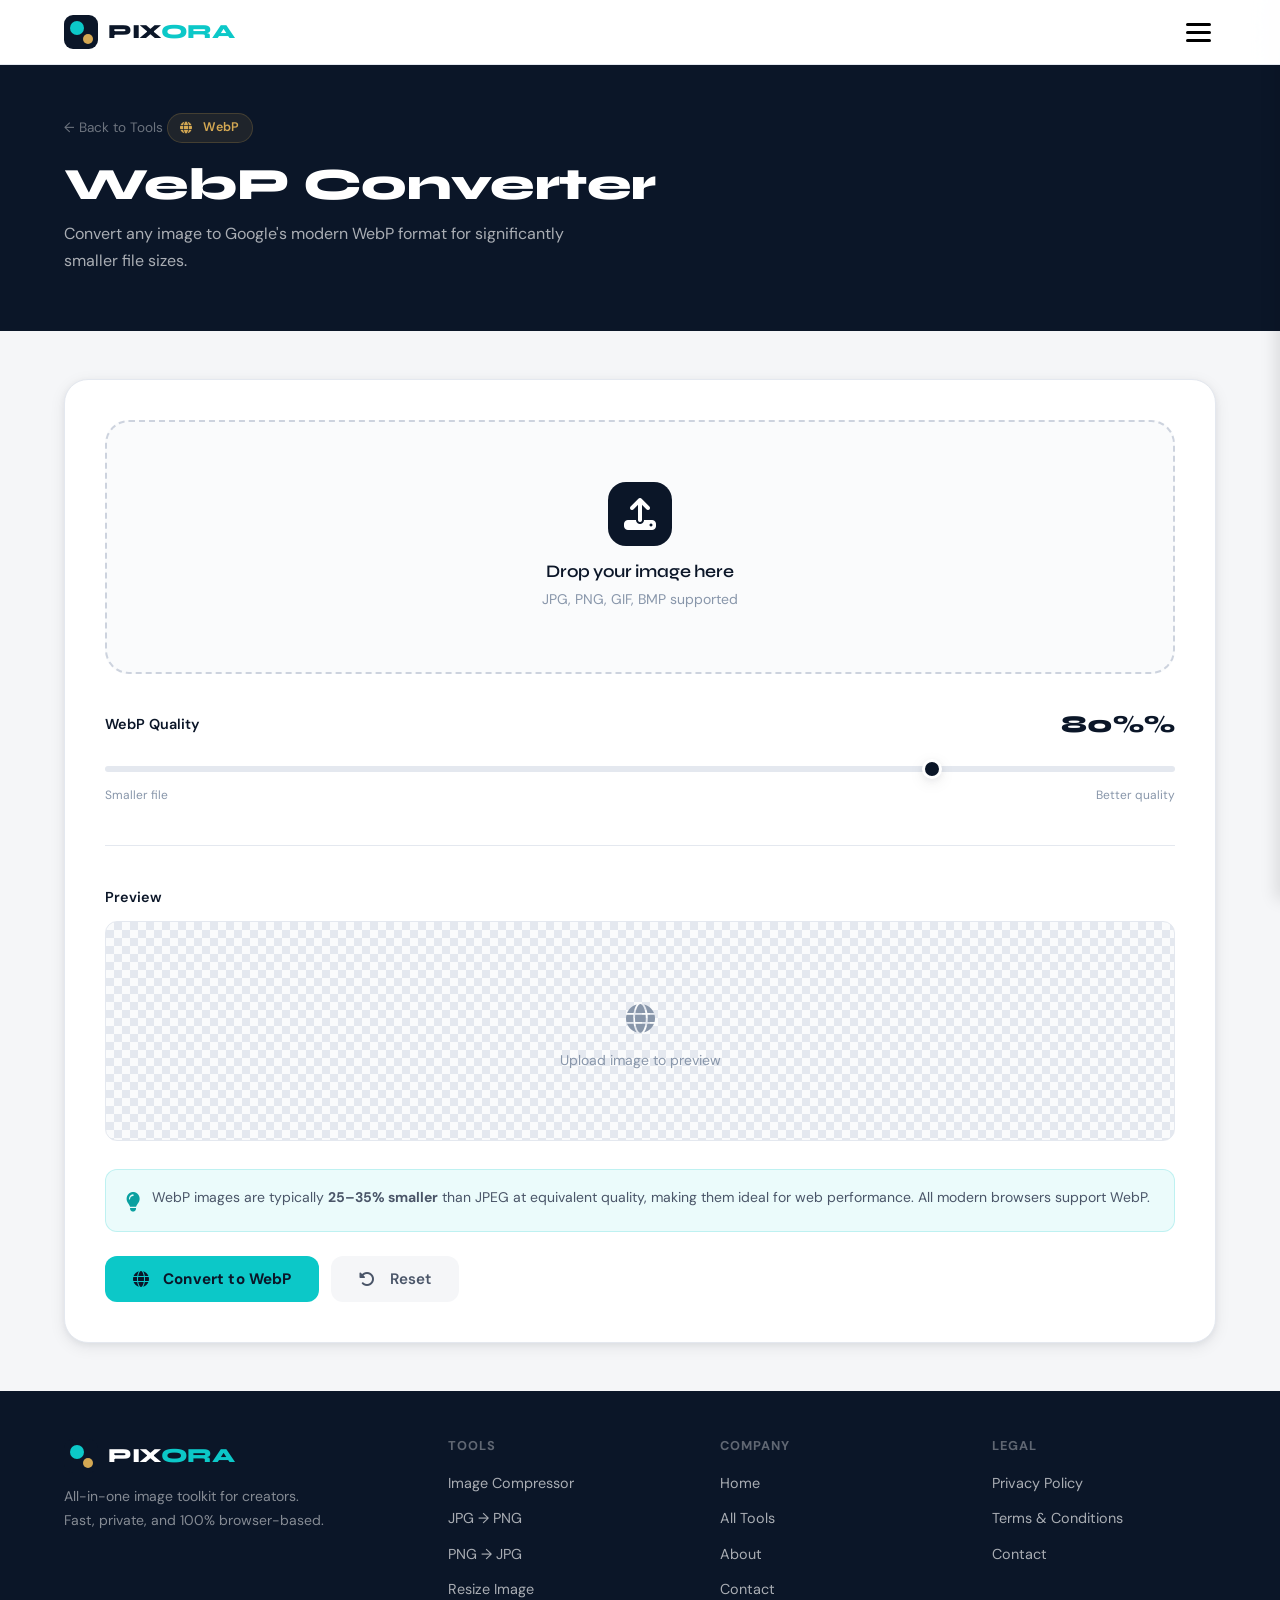
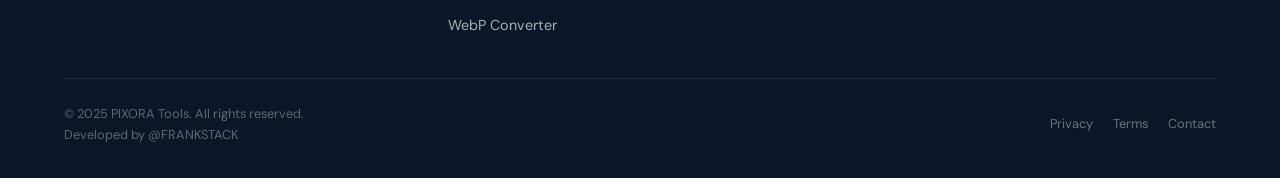
<file: webp.html>
<!DOCTYPE html>
<html lang="en">
<head>
  <meta charset="UTF-8" />
<meta name="viewport" content="width=device-width, initial-scale=1.0" />

<title>WebP Converter Online Free — Convert JPG, PNG to WebP Instantly | PIXORA Tools</title>

<meta name="description" content="Convert images to WebP online for free with PIXORA Tools. Fast, secure, and 100% browser-based WebP converter for JPG, PNG, and other image formats. No upload required." />

<meta name="keywords" content="webp converter, convert to webp, jpg to webp, png to webp, image to webp online, free webp converter, optimize images webp, PIXORA tools" />

<meta name="robots" content="index, follow" />
<meta name="author" content="PIXORA Tools" />

<link rel="canonical" href="https://frankstack1.github.io/PIXORA-Tools/webp.html" />
  <!-- Favicon -->
<link rel="icon" href="https://frankstack1.github.io/PIXORA-Tools/pixora.png" type="image/png" />

<!-- Open Graph (Social Sharing) -->
<meta property="og:title" content="WebP Converter Online Free — PIXORA Tools" />
<meta property="og:description" content="Convert JPG and PNG images to WebP instantly in your browser. No uploads, no compression loss, 100% free and private." />
<meta property="og:type" content="website" />
<meta property="og:url" content="https://frankstack1.github.io/PIXORA-Tools/webp.html" />
<meta property="og:image" content="https://frankstack1.github.io/PIXORA-Tools/pixora.png" />

<!-- Twitter Card -->
<meta name="twitter:card" content="summary_large_image" />
<meta name="twitter:title" content="WebP Converter Online Free — PIXORA Tools" />
<meta name="twitter:description" content="Fast, free WebP converter. Convert JPG & PNG to WebP instantly in your browser." />
<meta name="twitter:image" content="https://frankstack1.github.io/PIXORA-Tools/pixora.png" />


  <link rel="stylesheet" href="style.css" />
  <link rel="stylesheet" href="https://cdnjs.cloudflare.com/ajax/libs/font-awesome/6.5.1/css/all.min.css">
  <style>
    .upload-icon i {
  font-size: 2rem;
}

.preview-placeholder .icon i {
  font-size: 1.8rem;
}

.info-box .icon i {
  font-size: 1.2rem;
}

.btn i {
  margin-right: 6px;
}

.badge i {
  margin-right: 6px;
}
  </style>
</head>
<body>
  <div id="site-header"></div>
  <main>
    <div class="tool-page-header">
      <div class="container">
        <a href="tools.html" style="display:inline-flex;align-items:center;gap:6px;color:rgba(255,255,255,0.4);font-size:0.85rem;margin-bottom:20px;transition:color 0.2s" onmouseover="this.style.color='rgba(255,255,255,0.7)'" onmouseout="this.style.color='rgba(255,255,255,0.4)'">← Back to Tools</a>
        <div class="badge badge-gold" style="margin-bottom:14px"><i class="fas fa-globe"></i> WebP</div>
        <h1>WebP Converter</h1>
        <p>Convert any image to Google's modern WebP format for significantly smaller file sizes.</p>
      </div>
    </div>
    <div class="tool-page-body">
      <div class="container">
        <div class="tool-workspace">
          <div class="upload-zone" id="upload-zone" style="margin-bottom:32px">
            <input type="file" accept="image/*" />
            <div class="upload-icon"><i class="fa-solid fa-upload"></i></div>
            <h3>Drop your image here</h3>
            <p>JPG, PNG, GIF, BMP supported</p>
          </div>

          <div style="margin-bottom:28px">
        <div style="display:flex;align-items:center;justify-content:space-between;margin-bottom:10px">
          <label style="font-weight:600">WebP Quality</label>
          <span style="font-family:var(--font-display);font-weight:800;font-size:1.5rem;color:var(--navy)"><span id="webp-quality-val">80</span>%</span>
        </div>
        <input type="range" id="webp-quality" min="10" max="100" value="80" data-unit="%" />
        <div style="display:flex;justify-content:space-between;margin-top:6px">
          <span style="font-size:0.75rem;color:var(--text-muted)">Smaller file</span>
          <span style="font-size:0.75rem;color:var(--text-muted)">Better quality</span>
        </div>
      </div>

      <div class="divider"></div>

      <div style="margin-bottom:28px">
        <label style="font-weight:600;display:block;margin-bottom:12px">Preview</label>
        <div class="preview-box" style="min-height:220px">
          <img id="img-preview" alt="Preview" style="display:none;max-width:100%;max-height:260px;object-fit:contain" />
          <div class="preview-placeholder" id="ph"><div class="icon"><i class="fas fa-globe"></i></div>Upload image to preview</div>
        </div>
      </div>

      <div class="info-box" style="margin-bottom:24px">
        <span class="icon"><i class="fas fa-lightbulb"></i></span>
        <p>WebP images are typically <strong>25–35% smaller</strong> than JPEG at equivalent quality, making them ideal for web performance. All modern browsers support WebP.</p>
      </div>

      <div style="display:flex;gap:12px;flex-wrap:wrap">
        <button class="btn btn-teal" onclick="convertToWebp()"><i class="fas fa-globe"></i> Convert to WebP</button>
        <a class="btn btn-primary" id="dl-btn" style="display:none" download="converted.webp"><i class="fas fa-download"></i> Download WebP</a>
        <button class="btn btn-ghost" onclick="resetTool()"><i class="fas fa-rotate-left"></i> Reset</button>
      </div>
    </div>
  </div>
</div>
  </main>
  <div id="site-footer"></div>
  <script src="lock.js"></script>
  <script src="shared-layout.js"></script>
  <script src="main.js"></script>
  <script>
    const zone = document.getElementById('upload-zone');
    const fileInput = zone.querySelector('input[type="file"]');
    const slider = document.getElementById('webp-quality');
    let loadedSrc = null;

    slider.addEventListener('input', () => { document.getElementById('webp-quality-val').textContent = slider.value; });

    function loadFile(file) {
      const reader = new FileReader();
      reader.onload = e => {
        loadedSrc = e.target.result;
        const img = document.getElementById('img-preview');
        img.src = loadedSrc; img.style.display = 'block';
        document.getElementById('ph').style.display = 'none';
        zone.querySelector('h3').textContent = file.name;
        zone.querySelector('p').textContent = (file.size/1024).toFixed(1) + ' KB · Ready';
        zone.style.borderColor = 'var(--teal)';
      };
      reader.readAsDataURL(file);
    }

    fileInput.addEventListener('change', () => { if (fileInput.files[0]) loadFile(fileInput.files[0]); });
    zone.addEventListener('dragover', e => { e.preventDefault(); zone.classList.add('drag-over'); });
    zone.addEventListener('dragleave', () => zone.classList.remove('drag-over'));
    zone.addEventListener('drop', e => { e.preventDefault(); zone.classList.remove('drag-over'); if (e.dataTransfer.files[0]) loadFile(e.dataTransfer.files[0]); });

    function convertToWebp() {
      if (!loadedSrc) { alert('Please upload an image first.'); return; }
      const quality = parseInt(slider.value) / 100;
      const img = new Image();
      img.onload = () => {
        const canvas = document.createElement('canvas');
        canvas.width = img.naturalWidth; canvas.height = img.naturalHeight;
        canvas.getContext('2d').drawImage(img, 0, 0);
        const dataUrl = canvas.toDataURL('image/webp', quality);
        const dl = document.getElementById('dl-btn');
        dl.href = dataUrl; dl.style.display = 'inline-flex';
      };
      img.src = loadedSrc;
    }

    function resetTool() {
      loadedSrc = null;
      document.getElementById('img-preview').style.display = 'none';
      document.getElementById('ph').style.display = '';
      document.getElementById('dl-btn').style.display = 'none';
      zone.querySelector('h3').textContent = 'Drop your image here';
      zone.querySelector('p').textContent = 'JPG, PNG, GIF, BMP supported';
      zone.style.borderColor = ''; fileInput.value = '';
    }
  </script>
</body>
</html>
</file>
<file: style.css>
/* ============================================
   PIXORA TOOLS — Global Design System
   ============================================ */

@import url('https://fonts.googleapis.com/css2?family=Syne:wght@400;500;600;700;800&family=DM+Sans:ital,opsz,wght@0,9..40,300;0,9..40,400;0,9..40,500;0,9..40,600;1,9..40,300&display=swap');

/* Font Awesome CDN Integration */
@import url('https://cdnjs.cloudflare.com/ajax/libs/font-awesome/6.5.0/css/all.min.css');

:root {
  --navy: #0B1628;
  --navy-mid: #132240;
  --navy-light: #1E3358;
  --teal: #0CC8C8;
  --teal-dim: #0AA0A0;
  --teal-subtle: rgba(12,200,200,0.08);
  --gold: #D4A853;
  --bg: #F5F6F8;
  --bg-card: #FFFFFF;
  --bg-card2: #FAFBFC;
  --border: #E4E8EF;
  --border-strong: #CDD3DE;
  --text-primary: #0B1628;
  --text-secondary: #4A5568;
  --text-muted: #8896AA;
  --shadow-sm: 0 1px 3px rgba(11,22,40,0.06), 0 1px 2px rgba(11,22,40,0.04);
  --shadow-md: 0 4px 16px rgba(11,22,40,0.08), 0 2px 6px rgba(11,22,40,0.05);
  --shadow-lg: 0 12px 40px rgba(11,22,40,0.12), 0 4px 12px rgba(11,22,40,0.07);
  --shadow-card: 0 2px 8px rgba(11,22,40,0.06), 0 0 1px rgba(11,22,40,0.08);
  --radius-sm: 8px;
  --radius-md: 12px;
  --radius-lg: 18px;
  --radius-xl: 24px;
  --font-display: 'Syne', sans-serif;
  --font-body: 'DM Sans', sans-serif;
  --transition: 0.22s cubic-bezier(0.4, 0, 0.2, 1);
  --transition-slow: 0.4s cubic-bezier(0.4, 0, 0.2, 1);
}

/* Font Awesome Icon Styling System */
.fa-icon,
i[class^="fa-"],
i[class*=" fa-"] {
  display: inline-flex;
  align-items: center;
  justify-content: center;
  font-size: 1rem;
  line-height: 1;
  color: inherit;
  transition: all var(--transition);
  vertical-align: middle;
}

.tool-icon i {
  font-size: 1.4rem;
}

.upload-icon i {
  font-size: 1.8rem;
  color: #fff;
}

.badge i {
  font-size: 0.75rem;
  margin-right: 4px;
}

button i, .btn i {
  display: inline-flex;
  align-items: center;
  gap: 6px;
}

.info-box .icon i {
  font-size: 1.1rem;
  color: var(--teal-dim);
}

.preview-placeholder .icon i {
  font-size: 2.2rem;
  color: var(--text-muted);
}

*, *::before, *::after { box-sizing: border-box; margin: 0; padding: 0; }

html { scroll-behavior: smooth; }

body {
  font-family: var(--font-body);
  background: var(--bg);
  color: var(--text-primary);
  font-size: 16px;
  line-height: 1.6;
  -webkit-font-smoothing: antialiased;
  min-height: 100vh;
  display: flex;
  flex-direction: column;
}

main { flex: 1; }

/* ============================================
   TYPOGRAPHY
   ============================================ */

h1, h2, h3, h4, h5 {
  font-family: var(--font-display);
  line-height: 1.15;
  letter-spacing: -0.01em;
}

h1 { font-size: clamp(2.2rem, 5vw, 3.8rem); font-weight: 800; }
h2 { font-size: clamp(1.6rem, 3.5vw, 2.6rem); font-weight: 700; }
h3 { font-size: clamp(1.15rem, 2vw, 1.5rem); font-weight: 600; }
h4 { font-size: 1.1rem; font-weight: 600; }

p { color: var(--text-secondary); line-height: 1.7; }

a { color: inherit; text-decoration: none; }

/* ============================================
   LAYOUT
   ============================================ */

.container {
  max-width: 1200px;
  margin: 0 auto;
  padding: 0 24px;
}

.section {
  padding: 80px 0;
}

.section-sm {
  padding: 48px 0;
}

/* ============================================
   HEADER / NAVBAR
   ============================================ */

.header {
  position: sticky;
  top: 0;
  z-index: 1000;
  background: rgba(255,255,255,0.92);
  backdrop-filter: blur(16px);
  -webkit-backdrop-filter: blur(16px);
  border-bottom: 1px solid var(--border);
  transition: box-shadow var(--transition);
}

.header.scrolled {
  box-shadow: var(--shadow-md);
}

.nav {
  display: flex;
  align-items: center;
  justify-content: space-between;
  height: 64px;
}

.nav-logo {
  display: flex;
  align-items: center;
  gap: 10px;
  font-family: var(--font-display);
  font-weight: 800;
  font-size: 1.25rem;
  color: var(--navy);
  letter-spacing: -0.02em;
}

.logo-mark {
  width: 34px;
  height: 34px;
  background: var(--navy);
  border-radius: 9px;
  display: flex;
  align-items: center;
  justify-content: center;
  position: relative;
  overflow: hidden;
}

.logo-mark::before {
  content: '';
  width: 14px;
  height: 14px;
  border-radius: 50%;
  background: var(--teal);
  position: absolute;
  top: 6px;
  left: 6px;
}

.logo-mark::after {
  content: '';
  width: 10px;
  height: 10px;
  border-radius: 50%;
  background: var(--gold);
  position: absolute;
  bottom: 5px;
  right: 5px;
}

.logo-text span { color: var(--teal); }

.nav-links {
  display: flex;
  align-items: center;
  gap: 6px;
  list-style: none;
}

.nav-links a {
  padding: 8px 16px;
  border-radius: var(--radius-sm);
  font-weight: 500;
  font-size: 0.9rem;
  color: var(--text-secondary);
  transition: all var(--transition);
  letter-spacing: 0.01em;
}

.nav-links a:hover {
  color: var(--navy);
  background: var(--bg);
}

.nav-links a.active {
  color: var(--navy);
  background: var(--teal-subtle);
}

.nav-cta {
  background: var(--navy) !important;
  color: #fff !important;
  padding: 8px 20px !important;
  border-radius: var(--radius-sm) !important;
  font-weight: 600 !important;
  transition: all var(--transition) !important;
}

.nav-cta:hover {
  background: var(--navy-light) !important;
  transform: translateY(-1px);
  box-shadow: var(--shadow-md) !important;
}

/* Hamburger */
.hamburger {
  display: none;
  flex-direction: column;
  gap: 5px;
  cursor: pointer;
  padding: 8px;
  border-radius: var(--radius-sm);
  border: none;
  background: none;
  transition: background var(--transition);
}

.hamburger:hover { background: var(--bg); }

.hamburger span {
  display: block;
  width: 22px;
  height: 2px;
  background: var(--navy);
  border-radius: 2px;
  transition: all var(--transition);
}

.hamburger.active span:nth-child(1) {
  transform: translateY(7px) rotate(45deg);
}
.hamburger.active span:nth-child(2) {
  opacity: 0; transform: scaleX(0);
}
.hamburger.active span:nth-child(3) {
  transform: translateY(-7px) rotate(-45deg);
}

/* Mobile Drawer */
.mobile-overlay {
  display: none;
  position: fixed;
  inset: 0;
  background: rgba(11,22,40,0.5);
  z-index: 1100;
  opacity: 0;
  transition: opacity var(--transition-slow);
}

.mobile-overlay.visible { opacity: 1; }

.mobile-drawer {
  position: fixed;
  top: 0; right: 0;
  width: min(320px, 85vw);
  height: 100vh;
  background: #fff;
  z-index: 1200;
  transform: translateX(100%);
  transition: transform var(--transition-slow);
  display: flex;
  flex-direction: column;
  padding: 0;
  box-shadow: -8px 0 40px rgba(11,22,40,0.15);
}

.mobile-drawer.open { transform: translateX(0); }

.drawer-header {
  display: flex;
  align-items: center;
  justify-content: space-between;
  padding: 20px 24px;
  border-bottom: 1px solid var(--border);
}

.drawer-close {
  width: 36px; height: 36px;
  border-radius: 50%;
  border: 1px solid var(--border);
  background: none;
  cursor: pointer;
  display: flex;
  align-items: center;
  justify-content: center;
  font-size: 1.2rem;
  color: var(--text-secondary);
  transition: all var(--transition);
}
.drawer-close:hover { background: var(--bg); color: var(--navy); }

.drawer-nav {
  flex: 1;
  padding: 24px 16px;
  display: flex;
  flex-direction: column;
  gap: 4px;
}

.drawer-nav a {
  display: flex;
  align-items: center;
  gap: 12px;
  padding: 14px 16px;
  border-radius: var(--radius-md);
  font-weight: 500;
  color: var(--text-secondary);
  transition: all var(--transition);
  font-size: 1rem;
}

.drawer-nav a:hover {
  color: var(--navy);
  background: var(--bg);
}

.drawer-nav a.active {
  color: var(--navy);
  background: var(--teal-subtle);
  font-weight: 600;
}

.drawer-cta {
  margin: 16px;
  padding: 14px !important;
  background: var(--navy) !important;
  color: #fff !important;
  border-radius: var(--radius-md) !important;
  text-align: center !important;
  font-weight: 600 !important;
  justify-content: center !important;
}

/* ============================================
   BUTTONS
   ============================================ */

.btn {
  display: inline-flex;
  align-items: center;
  gap: 8px;
  padding: 13px 28px;
  border-radius: var(--radius-md);
  font-family: var(--font-body);
  font-weight: 600;
  font-size: 0.95rem;
  cursor: pointer;
  border: none;
  transition: all var(--transition);
  letter-spacing: 0.01em;
  white-space: nowrap;
}

.btn-primary {
  background: var(--navy);
  color: #fff;
  box-shadow: var(--shadow-sm);
}

.btn-primary:hover {
  background: var(--navy-light);
  transform: translateY(-2px);
  box-shadow: var(--shadow-md);
}

.btn-teal {
  background: var(--teal);
  color: var(--navy);
  font-weight: 700;
}

.btn-teal:hover {
  background: var(--teal-dim);
  transform: translateY(-2px);
  box-shadow: 0 6px 20px rgba(12,200,200,0.3);
}

.btn-outline {
  background: transparent;
  color: var(--navy);
  border: 1.5px solid var(--border-strong);
}

.btn-outline:hover {
  border-color: var(--navy);
  background: var(--navy);
  color: #fff;
  transform: translateY(-2px);
}

.btn-ghost {
  background: var(--bg);
  color: var(--text-secondary);
}

.btn-ghost:hover {
  background: var(--border);
  color: var(--navy);
}

.btn-sm {
  padding: 9px 18px;
  font-size: 0.875rem;
  border-radius: var(--radius-sm);
}

.btn-lg {
  padding: 16px 36px;
  font-size: 1rem;
  border-radius: var(--radius-lg);
}

.btn-full { width: 100%; justify-content: center; }

/* ============================================
   CARDS
   ============================================ */

.card {
  background: var(--bg-card);
  border-radius: var(--radius-lg);
  border: 1px solid var(--border);
  box-shadow: var(--shadow-card);
  transition: all var(--transition);
}

.card:hover {
  border-color: var(--border-strong);
  box-shadow: var(--shadow-md);
  transform: translateY(-3px);
}

.tool-card {
  background: var(--bg-card);
  border-radius: var(--radius-lg);
  border: 1px solid var(--border);
  padding: 28px 24px;
  display: flex;
  flex-direction: column;
  gap: 12px;
  cursor: pointer;
  transition: all var(--transition);
  text-decoration: none;
  position: relative;
  overflow: hidden;
}

.tool-card::before {
  content: '';
  position: absolute;
  top: 0; left: 0; right: 0;
  height: 3px;
  background: linear-gradient(90deg, var(--teal), var(--navy-light));
  transform: scaleX(0);
  transform-origin: left;
  transition: transform var(--transition-slow);
}

.tool-card:hover {
  border-color: rgba(12,200,200,0.3);
  box-shadow: var(--shadow-lg), 0 0 0 1px rgba(12,200,200,0.1);
  transform: translateY(-4px);
}

.tool-card:hover::before { transform: scaleX(1); }

.tool-icon {
  width: 52px; height: 52px;
  border-radius: var(--radius-md);
  display: flex;
  align-items: center;
  justify-content: center;
  font-size: 1.5rem;
  flex-shrink: 0;
}

.tool-card h3 {
  font-size: 1.05rem;
  color: var(--navy);
  margin-bottom: 2px;
}

.tool-card p {
  font-size: 0.875rem;
  color: var(--text-muted);
  line-height: 1.5;
}

.tool-card .arrow {
  margin-top: auto;
  font-size: 0.8rem;
  color: var(--text-muted);
  display: flex;
  align-items: center;
  gap: 4px;
  font-weight: 500;
  transition: all var(--transition);
}

.tool-card:hover .arrow {
  color: var(--teal);
  gap: 8px;
}

/* ============================================
   UPLOAD AREA
   ============================================ */

.upload-zone {
  border: 2px dashed var(--border-strong);
  border-radius: var(--radius-xl);
  padding: 60px 40px;
  text-align: center;
  cursor: pointer;
  transition: all var(--transition);
  background: var(--bg-card2);
  position: relative;
}

.upload-zone:hover,
.upload-zone.drag-over {
  border-color: var(--teal);
  background: var(--teal-subtle);
}

.upload-icon {
  width: 64px; height: 64px;
  background: var(--navy);
  border-radius: var(--radius-lg);
  display: flex;
  align-items: center;
  justify-content: center;
  font-size: 1.8rem;
  margin: 0 auto 16px;
  transition: transform var(--transition);
}

.upload-zone:hover .upload-icon {
  transform: scale(1.05);
}

.upload-zone h3 {
  font-size: 1.1rem;
  margin-bottom: 6px;
}

.upload-zone p {
  font-size: 0.875rem;
  color: var(--text-muted);
}

.upload-zone input[type="file"] {
  position: absolute;
  inset: 0;
  opacity: 0;
  cursor: pointer;
}

/* ============================================
   FORM ELEMENTS
   ============================================ */

.form-group {
  display: flex;
  flex-direction: column;
  gap: 8px;
}

label {
  font-weight: 500;
  font-size: 0.9rem;
  color: var(--text-primary);
}

input[type="text"],
input[type="email"],
input[type="number"],
textarea,
select {
  padding: 12px 16px;
  border: 1.5px solid var(--border);
  border-radius: var(--radius-sm);
  font-family: var(--font-body);
  font-size: 0.95rem;
  color: var(--text-primary);
  background: var(--bg-card);
  transition: all var(--transition);
  outline: none;
}

input:focus, textarea:focus, select:focus {
  border-color: var(--teal);
  box-shadow: 0 0 0 3px rgba(12,200,200,0.12);
}

textarea {
  resize: vertical;
  min-height: 120px;
  line-height: 1.6;
}

/* Range slider */
input[type="range"] {
  width: 100%;
  height: 6px;
  border-radius: 6px;
  background: var(--border);
  outline: none;
  cursor: pointer;
  border: none;
  padding: 0;
  box-shadow: none;
  -webkit-appearance: none;
}

input[type="range"]::-webkit-slider-thumb {
  -webkit-appearance: none;
  width: 20px; height: 20px;
  border-radius: 50%;
  background: var(--navy);
  border: 3px solid #fff;
  box-shadow: var(--shadow-md);
  cursor: pointer;
  transition: transform var(--transition);
}

input[type="range"]::-webkit-slider-thumb:hover {
  transform: scale(1.2);
}

/* Toggle */
.toggle {
  display: flex;
  align-items: center;
  gap: 10px;
  cursor: pointer;
}

.toggle-switch {
  width: 44px; height: 24px;
  background: var(--border);
  border-radius: 12px;
  position: relative;
  transition: background var(--transition);
}

.toggle-switch::after {
  content: '';
  position: absolute;
  width: 18px; height: 18px;
  border-radius: 50%;
  background: #fff;
  top: 3px; left: 3px;
  box-shadow: var(--shadow-sm);
  transition: transform var(--transition);
}

.toggle input:checked + .toggle-switch {
  background: var(--teal);
}

.toggle input:checked + .toggle-switch::after {
  transform: translateX(20px);
}

.toggle input { display: none; }

/* ============================================
   BADGE / CHIP
   ============================================ */

.badge {
  display: inline-flex;
  align-items: center;
  gap: 5px;
  padding: 4px 12px;
  border-radius: 100px;
  font-size: 0.78rem;
  font-weight: 600;
  letter-spacing: 0.03em;
}

.badge-teal { background: var(--teal-subtle); color: var(--teal-dim); border: 1px solid rgba(12,200,200,0.2); }
.badge-navy { background: rgba(11,22,40,0.06); color: var(--navy); border: 1px solid rgba(11,22,40,0.1); }
.badge-gold { background: rgba(212,168,83,0.1); color: var(--gold); border: 1px solid rgba(212,168,83,0.2); }
.badge-beta { background: rgba(212,168,83,0.1); color: var(--gold); border: 1px solid rgba(212,168,83,0.3); }

/* ============================================
   TOOL PAGE LAYOUT
   ============================================ */

.tool-page-header {
  background: var(--navy);
  padding: 48px 0 56px;
  color: #fff;
}

.tool-page-header .badge { margin-bottom: 16px; }

.tool-page-header h1 {
  font-size: clamp(1.8rem, 4vw, 2.8rem);
  color: #fff;
  margin-bottom: 10px;
}

.tool-page-header p {
  color: rgba(255,255,255,0.65);
  font-size: 1rem;
  max-width: 500px;
}

.tool-page-body {
  padding: 48px 0;
}

.tool-workspace {
  background: var(--bg-card);
  border-radius: var(--radius-xl);
  border: 1px solid var(--border);
  padding: 40px;
  box-shadow: var(--shadow-md);
}

.two-col {
  display: grid;
  grid-template-columns: 1fr 1fr;
  gap: 32px;
}

.three-col {
  display: grid;
  grid-template-columns: repeat(3, 1fr);
  gap: 24px;
}

/* ============================================
   TOOLS GRID
   ============================================ */

.tools-grid {
  display: grid;
  grid-template-columns: repeat(auto-fill, minmax(260px, 1fr));
  gap: 20px;
}

/* ============================================
   FEATURES GRID
   ============================================ */

.features-grid {
  display: grid;
  grid-template-columns: repeat(auto-fill, minmax(280px, 1fr));
  gap: 24px;
}

.feature-card {
  padding: 28px;
  background: var(--bg-card);
  border-radius: var(--radius-lg);
  border: 1px solid var(--border);
}

.feature-icon {
  width: 48px; height: 48px;
  border-radius: var(--radius-sm);
  display: flex;
  align-items: center;
  justify-content: center;
  font-size: 1.3rem;
  margin-bottom: 16px;
}

.feature-card h3 { margin-bottom: 8px; font-size: 1rem; }

/* ============================================
   SECTION LABEL
   ============================================ */

.section-label {
  display: flex;
  align-items: center;
  gap: 12px;
  margin-bottom: 16px;
}

.section-label span {
  font-size: 0.8rem;
  font-weight: 700;
  letter-spacing: 0.1em;
  text-transform: uppercase;
  color: var(--teal-dim);
}

.section-label::after {
  content: '';
  flex: 1;
  height: 1px;
  background: var(--border);
}

/* ============================================
   DIVIDER
   ============================================ */

.divider {
  height: 1px;
  background: var(--border);
  margin: 40px 0;
}

/* ============================================
   INFO BOX
   ============================================ */

.info-box {
  background: var(--teal-subtle);
  border: 1px solid rgba(12,200,200,0.2);
  border-radius: var(--radius-md);
  padding: 16px 20px;
  display: flex;
  gap: 12px;
  align-items: flex-start;
}

.info-box .icon { font-size: 1.1rem; flex-shrink: 0; margin-top: 1px; }
.info-box p { font-size: 0.875rem; color: var(--text-secondary); margin: 0; }

/* ============================================
   PREVIEW AREA
   ============================================ */

.preview-box {
  background: repeating-conic-gradient(#E4E8EF 0% 25%, var(--bg-card2) 0% 50%) 0 0 / 16px 16px;
  border-radius: var(--radius-md);
  border: 1px solid var(--border);
  min-height: 200px;
  display: flex;
  align-items: center;
  justify-content: center;
  overflow: hidden;
}

.preview-placeholder {
  text-align: center;
  color: var(--text-muted);
  font-size: 0.875rem;
  padding: 32px;
}

.preview-placeholder .icon { font-size: 2rem; margin-bottom: 8px; }

/* ============================================
   STATS ROW
   ============================================ */

.stats-row {
  display: flex;
  gap: 40px;
  flex-wrap: wrap;
}

.stat-item { display: flex; flex-direction: column; gap: 2px; }

.stat-value {
  font-family: var(--font-display);
  font-size: 1.8rem;
  font-weight: 800;
  color: var(--navy);
  line-height: 1;
}

.stat-label {
  font-size: 0.85rem;
  color: var(--text-muted);
}

/* ============================================
   FOOTER
   ============================================ */

.footer {
  background: var(--navy);
  color: rgba(255,255,255,0.7);
  padding: 48px 0 32px;
  margin-top: auto;
}

.footer-grid {
  display: grid;
  grid-template-columns: 1.5fr 1fr 1fr 1fr;
  gap: 48px;
  margin-bottom: 40px;
}

.footer-brand .nav-logo {
  color: #fff;
  margin-bottom: 12px;
  display: inline-flex;
}

.footer-brand p {
  font-size: 0.875rem;
  color: rgba(255,255,255,0.5);
  line-height: 1.7;
  max-width: 260px;
}

.footer-col h4 {
  font-size: 0.8rem;
  font-weight: 700;
  letter-spacing: 0.08em;
  text-transform: uppercase;
  color: rgba(255,255,255,0.35);
  margin-bottom: 16px;
  font-family: var(--font-body);
}

.footer-col ul { list-style: none; display: flex; flex-direction: column; gap: 10px; }

.footer-col a {
  font-size: 0.9rem;
  color: rgba(255,255,255,0.65);
  transition: color var(--transition);
}

.footer-col a:hover { color: var(--teal); }

.footer-bottom {
  padding-top: 24px;
  border-top: 1px solid rgba(255,255,255,0.08);
  display: flex;
  align-items: center;
  justify-content: space-between;
  flex-wrap: wrap;
  gap: 12px;
}

.footer-bottom p { font-size: 0.8rem; color: rgba(255,255,255,0.35); }

.footer-bottom-links {
  display: flex;
  gap: 20px;
}

.footer-bottom-links a {
  font-size: 0.8rem;
  color: rgba(255,255,255,0.4);
  transition: color var(--transition);
}

.footer-bottom-links a:hover { color: rgba(255,255,255,0.7); }

/* ============================================
   PAGE HERO (inner pages)
   ============================================ */

.page-hero {
  background: var(--navy);
  padding: 64px 0;
  color: #fff;
}

.page-hero h1 { color: #fff; margin-bottom: 12px; }
.page-hero p { color: rgba(255,255,255,0.6); max-width: 540px; font-size: 1.05rem; }

/* ============================================
   PROSE CONTENT
   ============================================ */

.prose h2 { margin: 36px 0 14px; font-size: 1.4rem; }
.prose h3 { margin: 28px 0 10px; font-size: 1.1rem; }
.prose p { margin-bottom: 16px; }
.prose ul { margin: 12px 0 16px 24px; }
.prose ul li { margin-bottom: 8px; color: var(--text-secondary); }
.prose a { color: var(--teal-dim); text-decoration: underline; }

/* ============================================
   404
   ============================================ */

.error-page {
  display: flex;
  flex-direction: column;
  align-items: center;
  justify-content: center;
  min-height: 70vh;
  text-align: center;
  padding: 40px 24px;
}

.error-code {
  font-family: var(--font-display);
  font-size: clamp(5rem, 15vw, 10rem);
  font-weight: 800;
  color: var(--border);
  line-height: 1;
  margin-bottom: -10px;
}

/* ============================================
   CROP CANVAS AREA
   ============================================ */

.crop-canvas-wrapper {
  position: relative;
  background: repeating-conic-gradient(#E4E8EF 0% 25%, #fff 0% 50%) 0 0 / 16px 16px;
  border-radius: var(--radius-md);
  border: 1px solid var(--border);
  overflow: hidden;
  min-height: 300px;
  display: flex;
  align-items: center;
  justify-content: center;
}

/* Color swatch */
.color-swatches {
  display: flex;
  gap: 8px;
}

.swatch {
  width: 32px; height: 32px;
  border-radius: 8px;
  cursor: pointer;
  border: 2px solid transparent;
  transition: all var(--transition);
}

.swatch.active { border-color: var(--teal); transform: scale(1.1); }
.swatch:hover { transform: scale(1.05); }

/* ============================================
   ANIMATIONS
   ============================================ */

@keyframes fadeUp {
  from { opacity: 0; transform: translateY(20px); }
  to { opacity: 1; transform: translateY(0); }
}

@keyframes fadeIn {
  from { opacity: 0; }
  to { opacity: 1; }
}

@keyframes slideRight {
  from { opacity: 0; transform: translateX(-16px); }
  to { opacity: 1; transform: translateX(0); }
}

@keyframes pulse-ring {
  0% { box-shadow: 0 0 0 0 rgba(12,200,200,0.3); }
  100% { box-shadow: 0 0 0 12px rgba(12,200,200,0); }
}

.animate-fade-up { animation: fadeUp 0.6s var(--transition) both; }
.animate-fade-up-2 { animation: fadeUp 0.6s 0.12s var(--transition) both; }
.animate-fade-up-3 { animation: fadeUp 0.6s 0.24s var(--transition) both; }
.animate-fade-up-4 { animation: fadeUp 0.6s 0.36s var(--transition) both; }
.animate-fade-in { animation: fadeIn 0.6s var(--transition) both; }

/* ============================================
   RESPONSIVE
   ============================================ */

@media (max-width: 900px) {
  .footer-grid { grid-template-columns: 1fr 1fr; }
  .two-col { grid-template-columns: 1fr; }
  .three-col { grid-template-columns: 1fr 1fr; }
}

@media (max-width: 768px) {
  .nav-links { display: none; }
  .hamburger { display: flex; }

  .section { padding: 56px 0; }

  .footer-grid { grid-template-columns: 1fr; gap: 32px; }

  .stats-row { gap: 24px; }

  .tool-workspace { padding: 24px 20px; }
}

@media (max-width: 480px) {
  .container { padding: 0 16px; }
  h1 { font-size: 2rem; }
  .tools-grid { grid-template-columns: 1fr; }
  .three-col { grid-template-columns: 1fr; }
  .upload-zone { padding: 40px 24px; }
}
</file>
